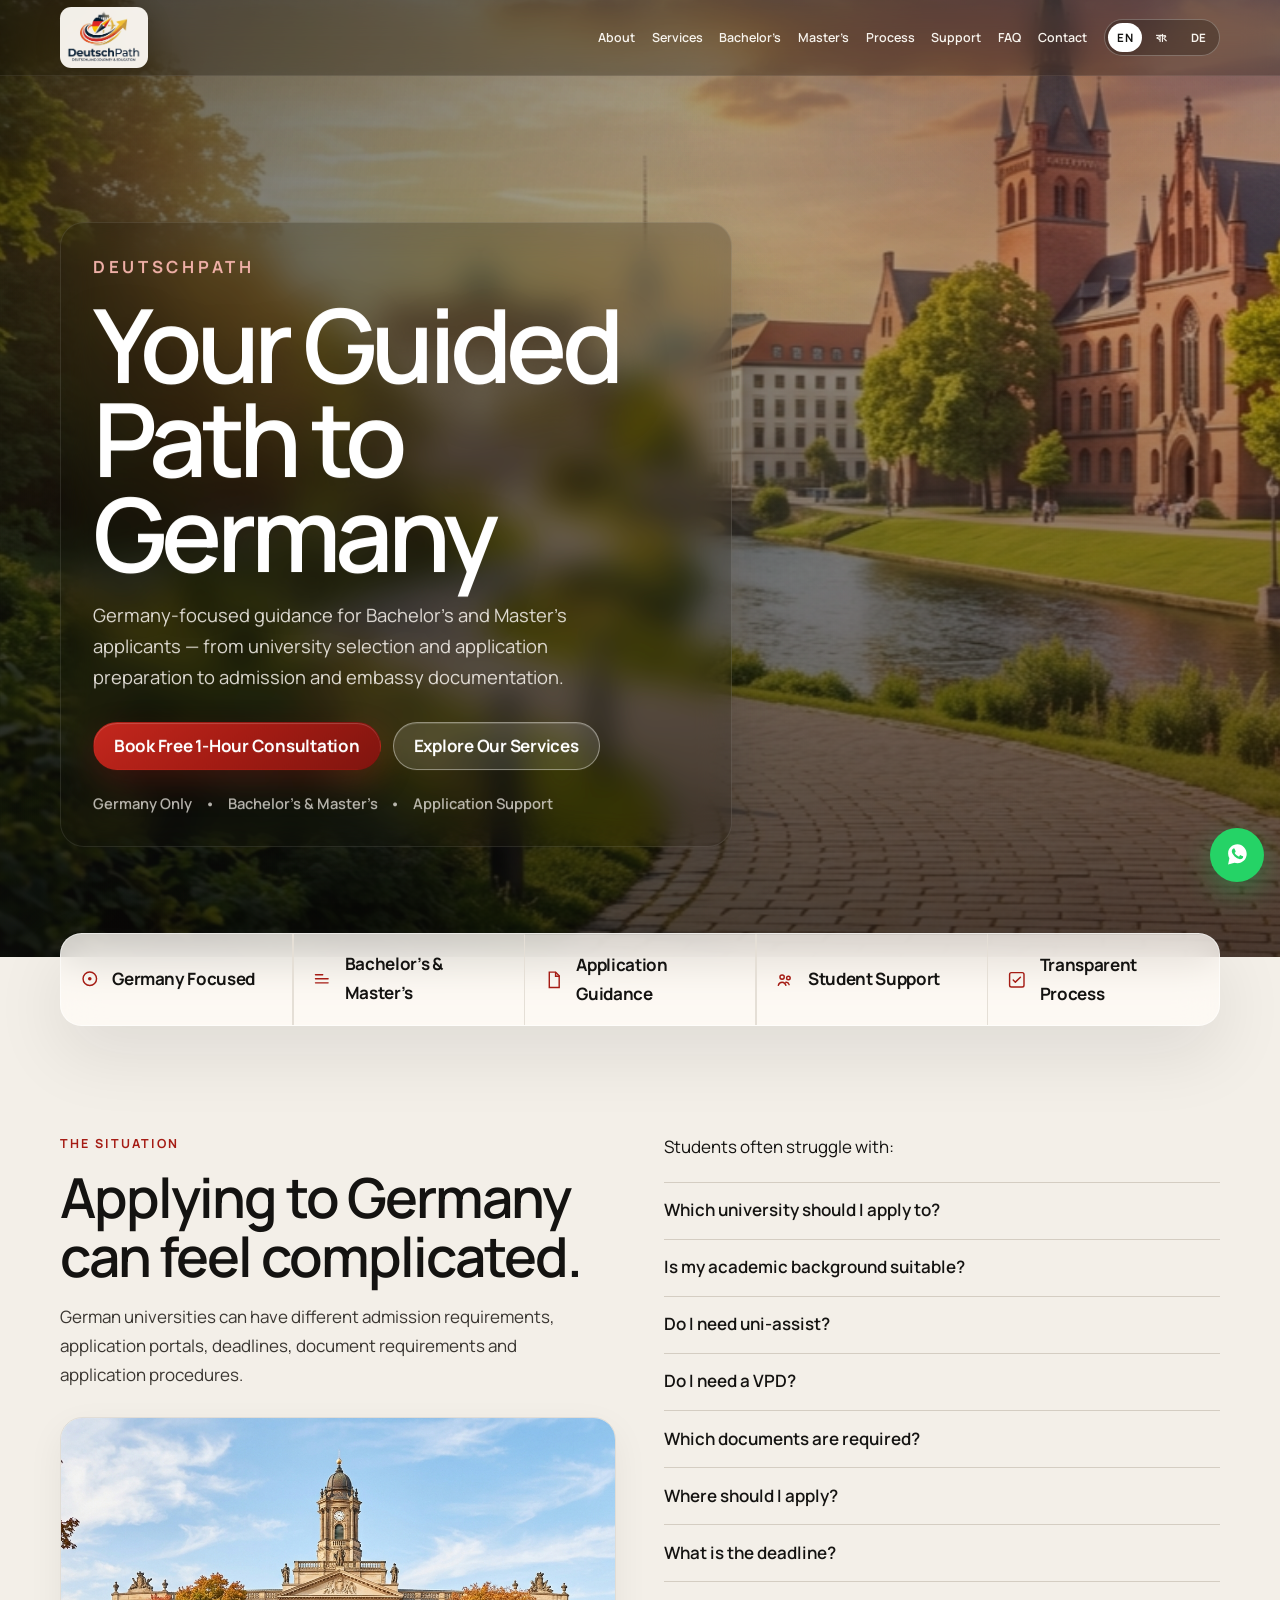
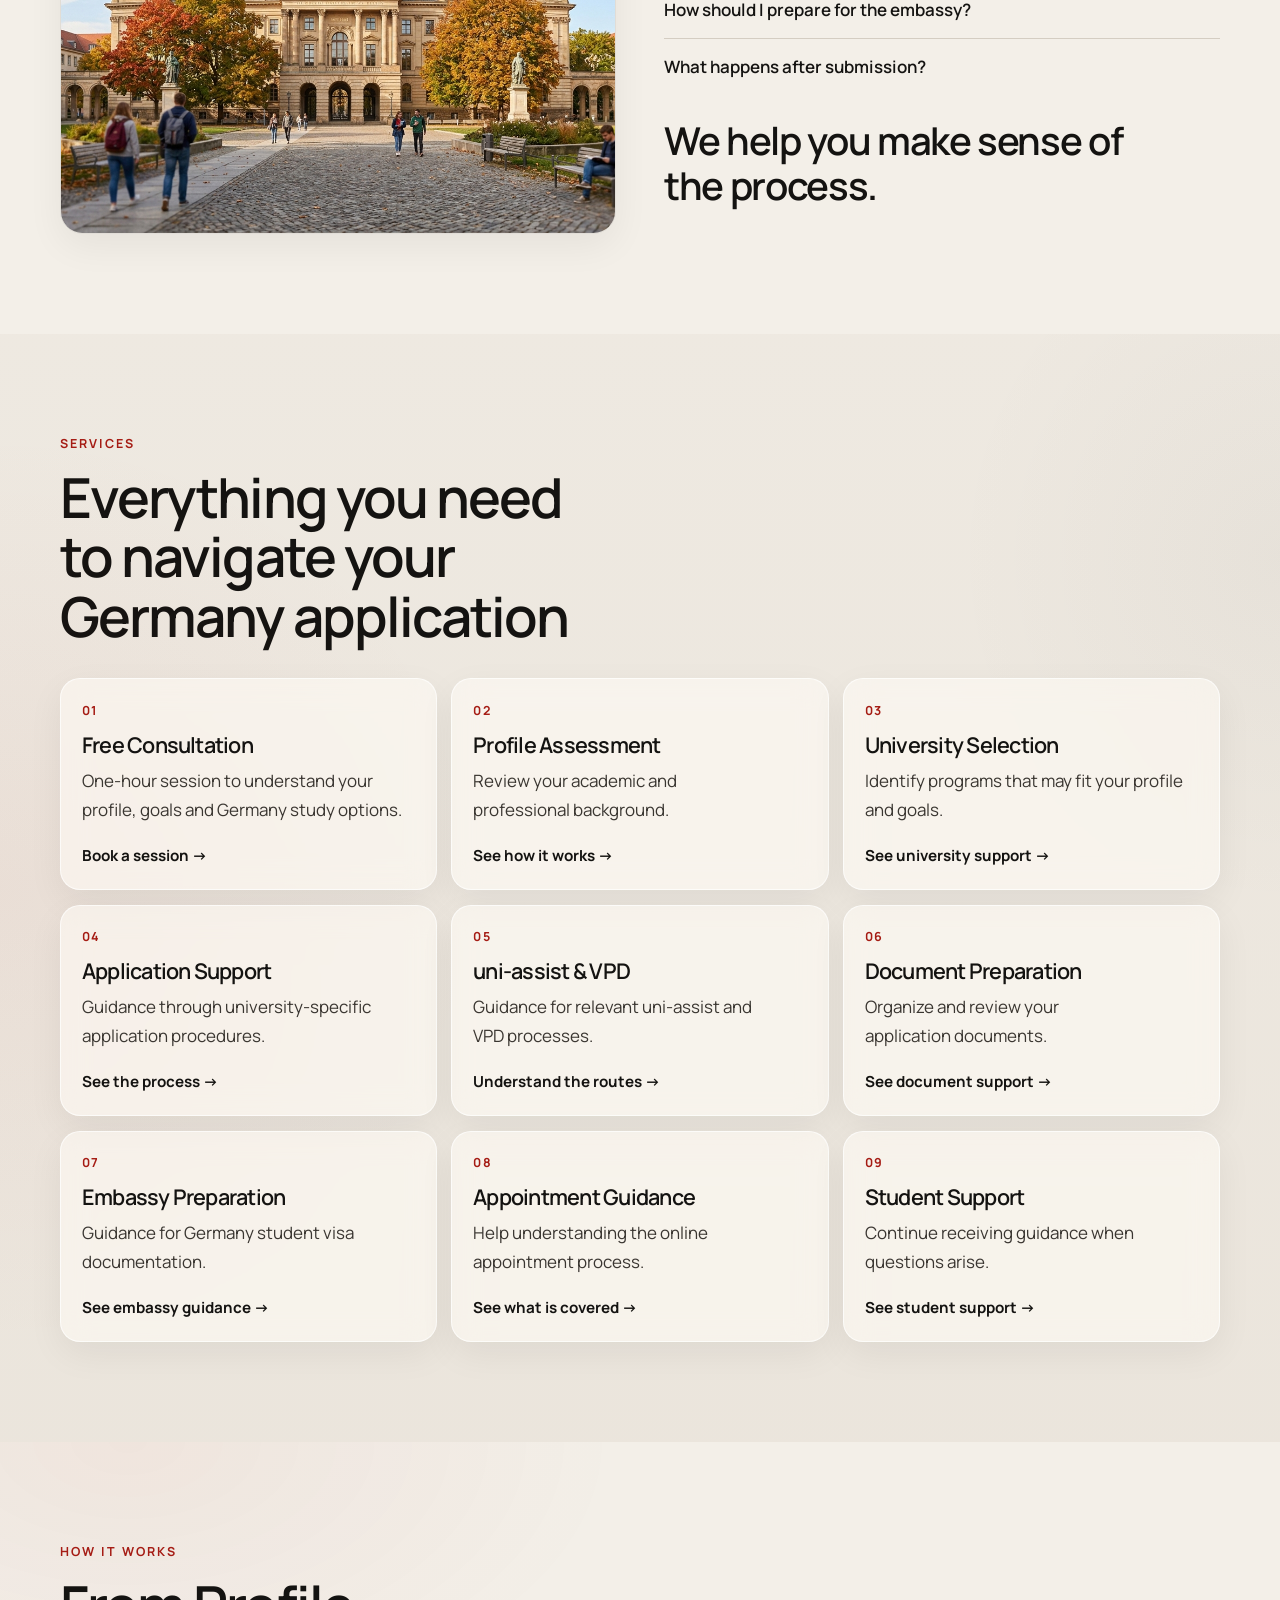
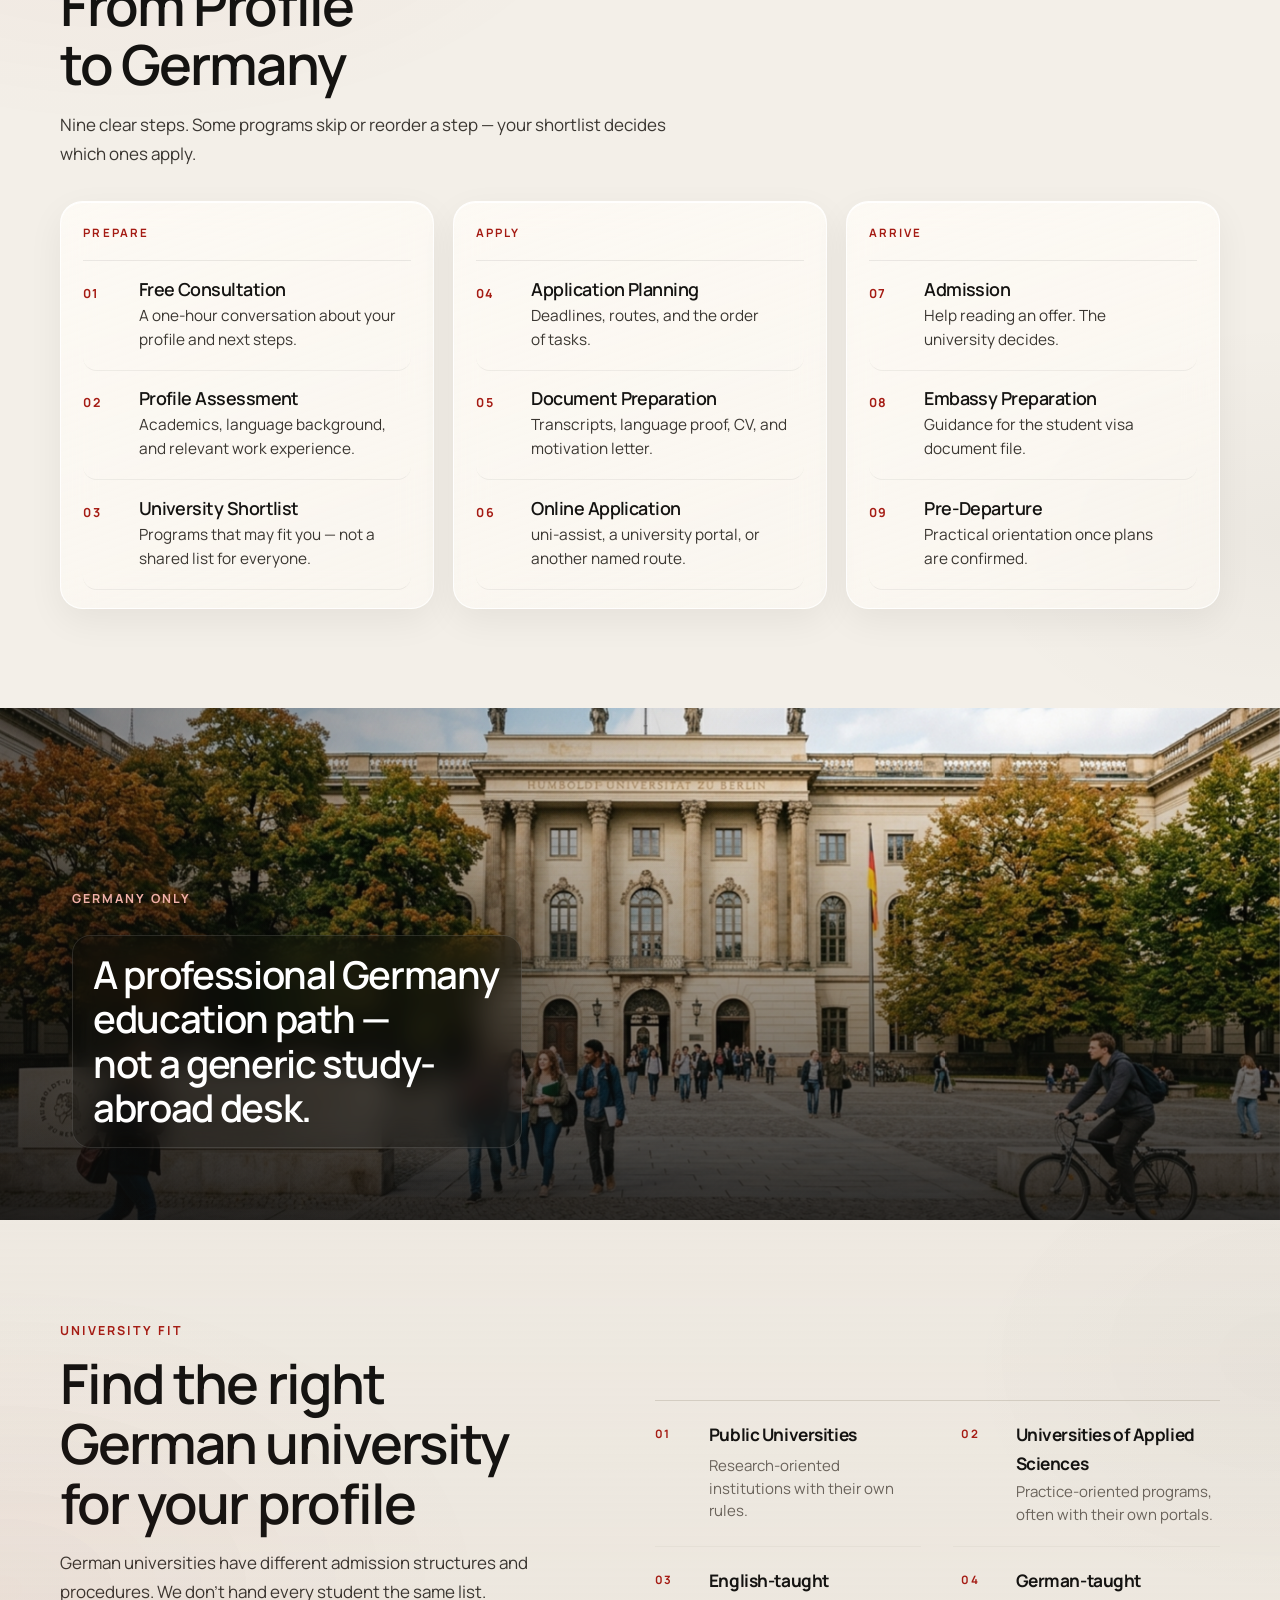
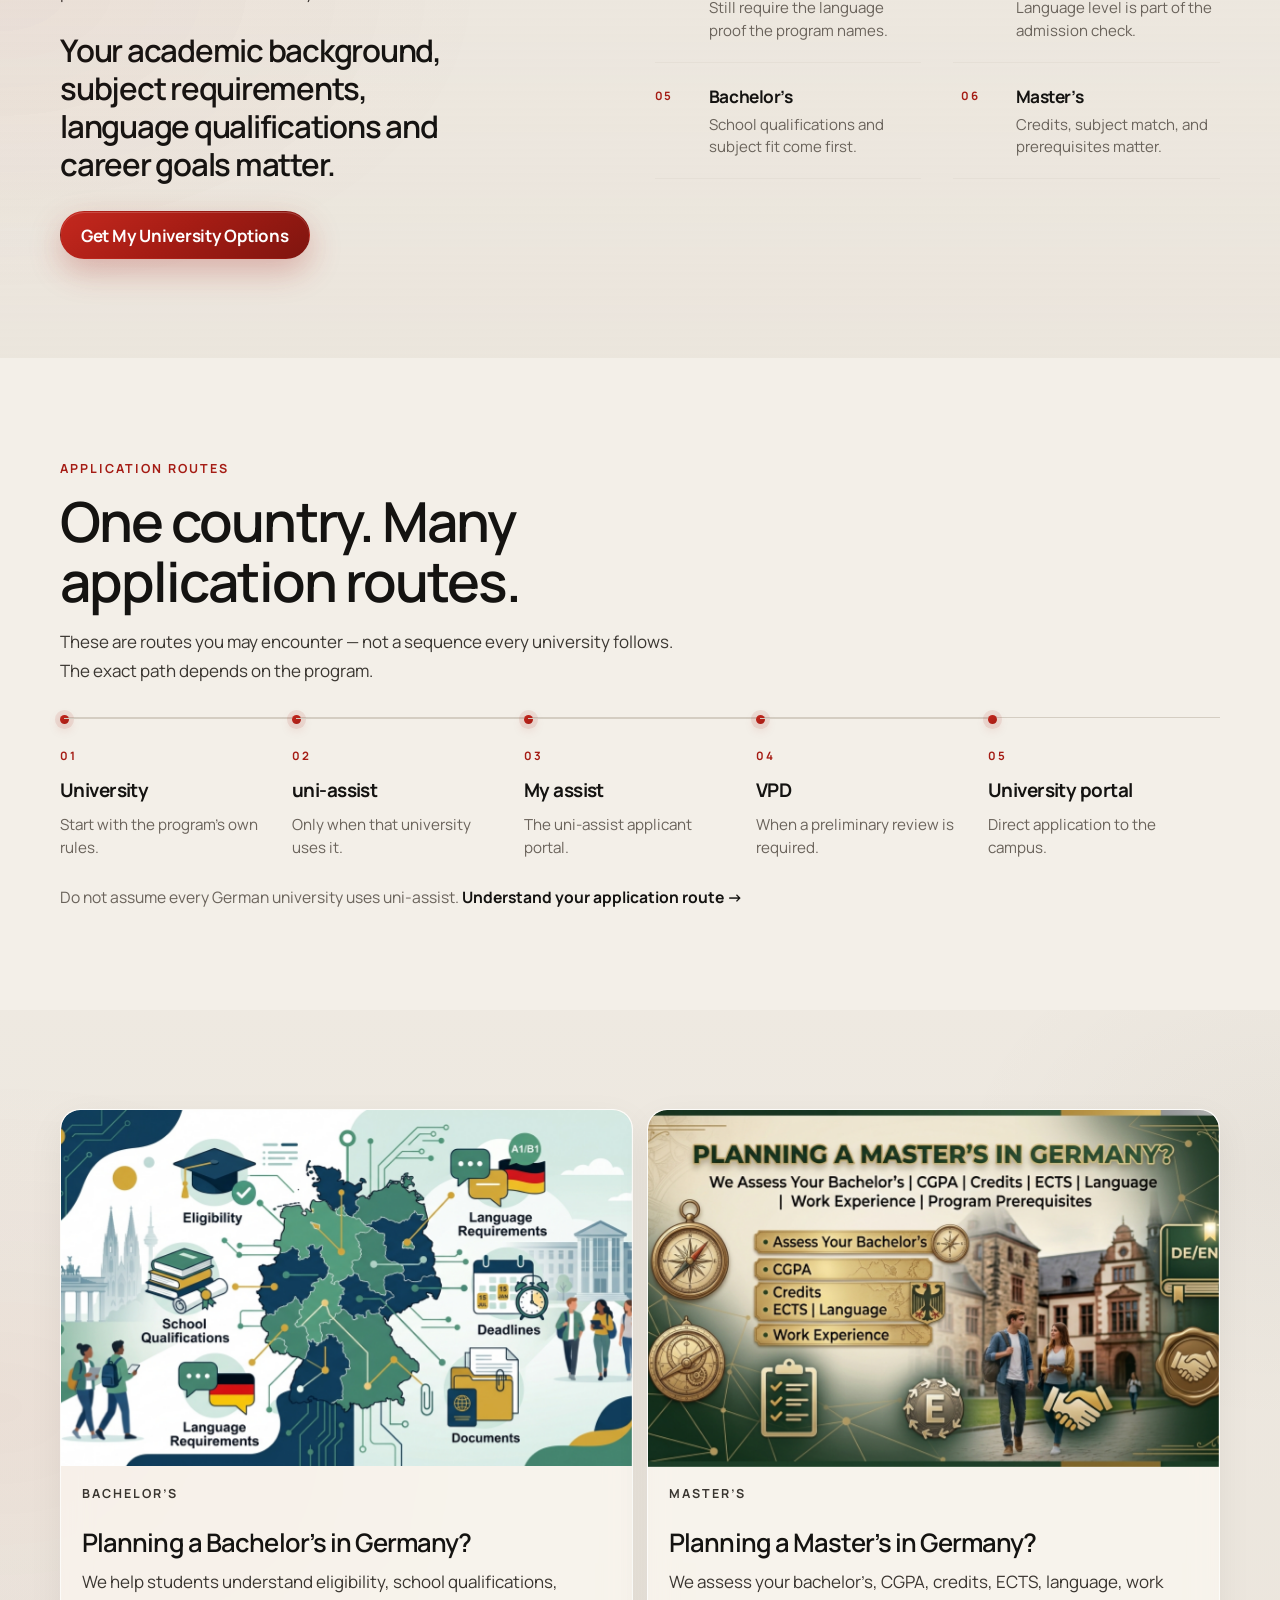
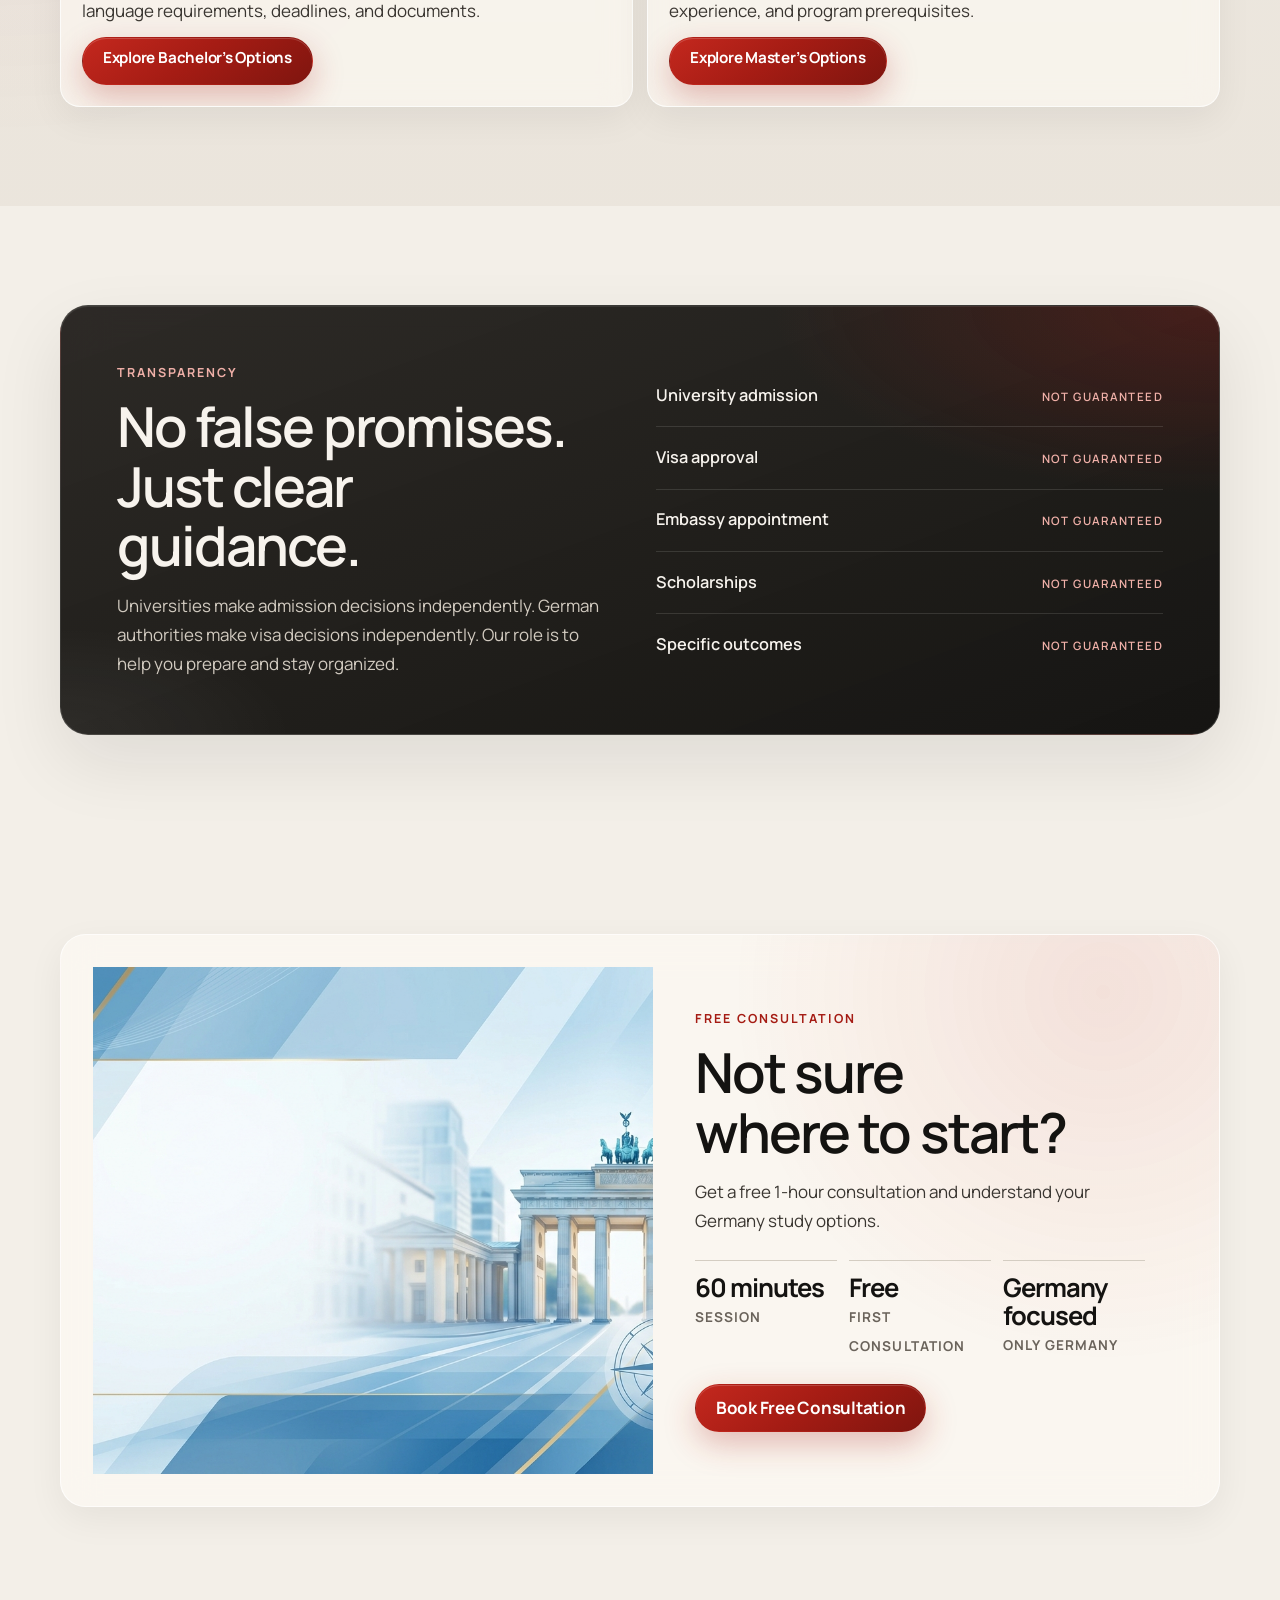
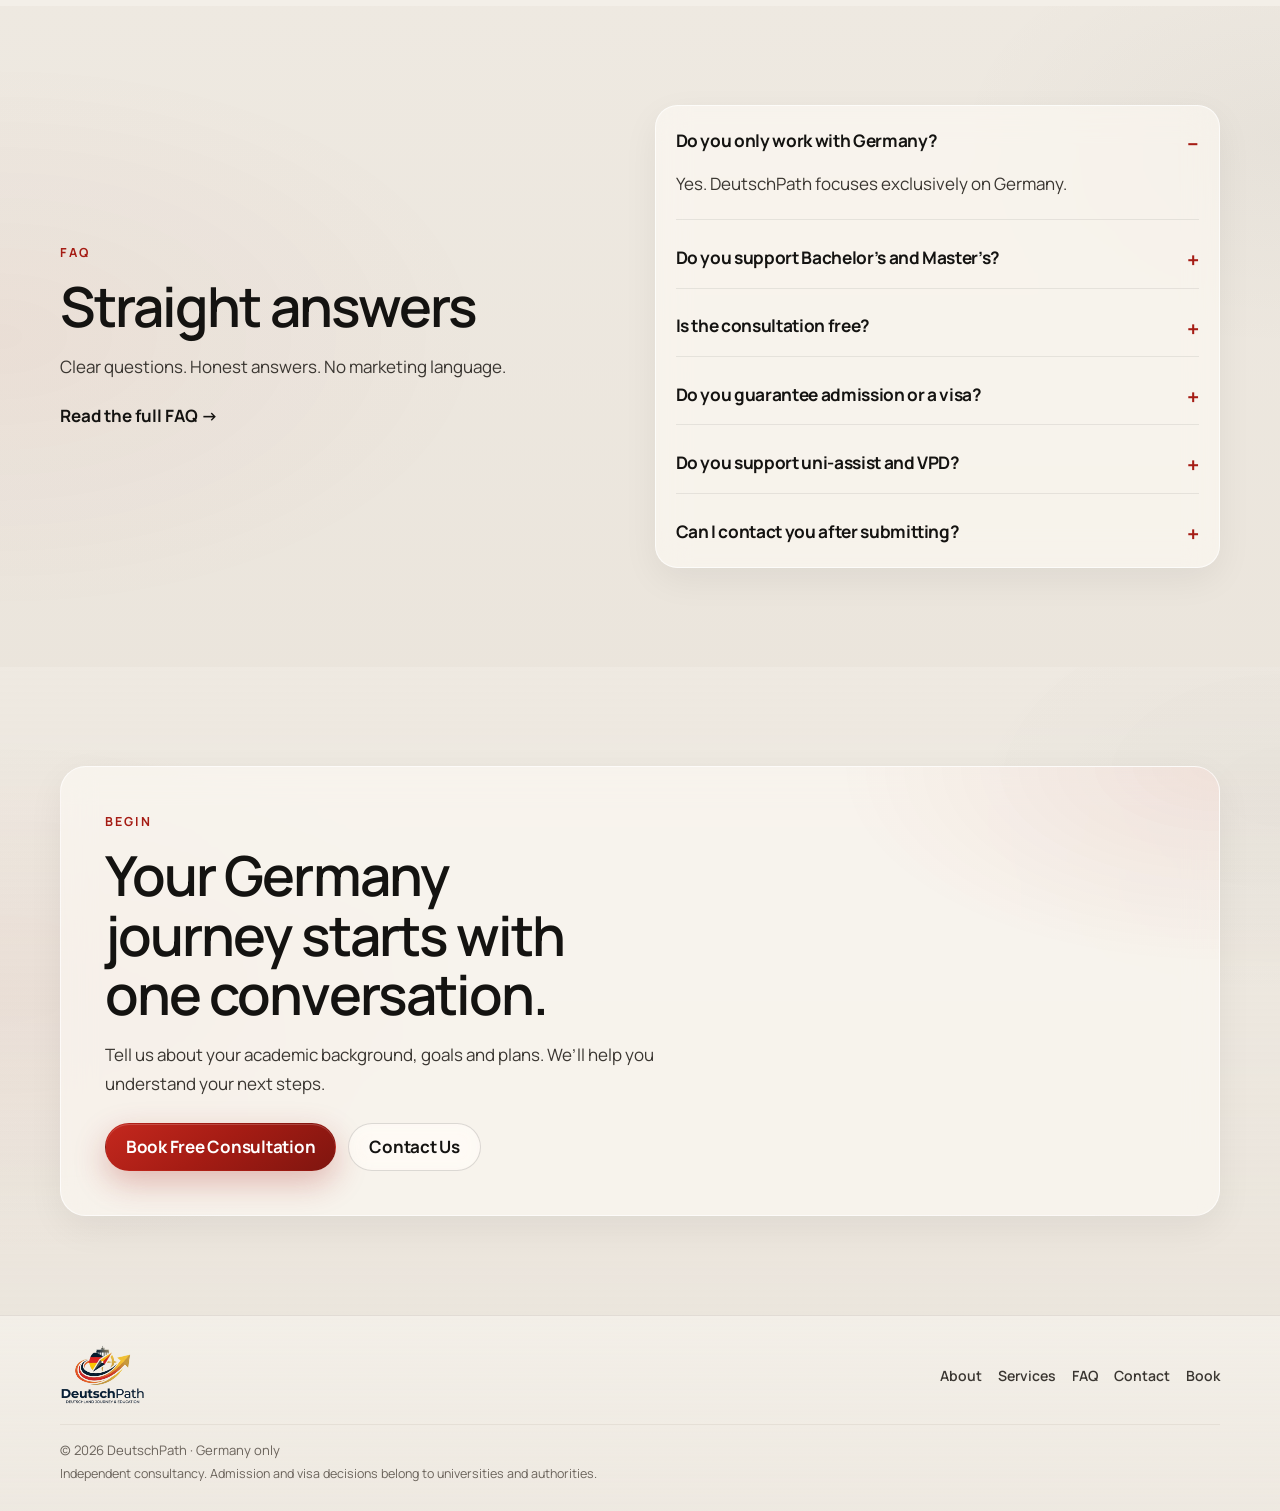
<file: index.html>
<!DOCTYPE html>
<html lang="en">
<head>
  <meta charset="UTF-8">
  <meta name="viewport" content="width=device-width, initial-scale=1.0">
  <title>Study in Germany | Bachelor’s &amp; Master’s Application Guidance | DeutschPath</title>
  <meta name="description" content="Germany-focused education consultancy helping Bachelor’s and Master’s applicants with university selection, applications, documents, uni-assist, VPD and embassy preparation.">
  <meta name="robots" content="index, follow">
  <meta name="theme-color" content="#f4f1eb">
  <meta name="author" content="DeutschPath">
  <link rel="canonical" href="https://deutschpath404.github.io/">
  <meta property="og:type" content="website">
  <meta property="og:site_name" content="DeutschPath">
  <meta property="og:locale" content="en_US">
  <meta property="og:title" content="Study in Germany | Bachelor’s &amp; Master’s Application Guidance | DeutschPath">
  <meta property="og:description" content="Germany-focused education consultancy helping Bachelor’s and Master’s applicants with university selection, applications, documents, uni-assist, VPD and embassy preparation.">
  <meta property="og:url" content="https://deutschpath404.github.io/">
  <meta property="og:image" content="https://deutschpath404.github.io/assets/og.png">
  <meta property="og:image:alt" content="DeutschPath — Your Guided Path to Germany">
  <meta property="og:image:width" content="1200">
  <meta property="og:image:height" content="630">
  <meta property="og:image:type" content="image/png">
  <meta name="twitter:image:alt" content="DeutschPath — Your Guided Path to Germany">
  <meta name="twitter:card" content="summary_large_image">
  <meta name="twitter:title" content="Study in Germany | Bachelor’s &amp; Master’s Application Guidance | DeutschPath">
  <meta name="twitter:description" content="Germany-focused education consultancy helping Bachelor’s and Master’s applicants with university selection, applications, documents, uni-assist, VPD and embassy preparation.">
  <meta name="twitter:image" content="https://deutschpath404.github.io/assets/og.png">
  <link rel="icon" href="assets/favicon.png" type="image/png">
  <link rel="apple-touch-icon" href="assets/icon-180.png">
  <link rel="manifest" href="site.webmanifest">
  <link rel="preconnect" href="https://fonts.googleapis.com">
  <link rel="preconnect" href="https://fonts.gstatic.com" crossorigin>
  <link href="https://fonts.googleapis.com/css2?family=Manrope:wght@400;500;600;700&amp;family=Hind+Siliguri:wght@400;500;600;700&amp;family=Noto+Serif+Bengali:wght@500;600;700&amp;display=swap" rel="stylesheet">
  <link rel="stylesheet" href="assets/css/main.css">
  <link rel="preload" as="image" href="assets/img/hero-germany.jpeg" fetchpriority="high">
  <noscript><style>.reveal{opacity:1!important;transform:none!important}</style></noscript>
  <script>document.documentElement.classList.add("js");</script>
  <script type="application/ld+json">{"@context": "https://schema.org", "@graph": [{"@type": "ProfessionalService", "name": "DeutschPath", "slogan": "Your Guided Path to Germany", "url": "https://deutschpath404.github.io/", "description": "Germany-focused education consultancy helping Bachelor's and Master's applicants with university selection, applications, documents, uni-assist, VPD and embassy preparation.", "areaServed": "BD", "knowsLanguage": "en"}, {"@type": "FAQPage", "mainEntity": [{"@type": "Question", "name": "Do you only work with Germany?", "acceptedAnswer": {"@type": "Answer", "text": "Yes. DeutschPath focuses exclusively on Germany."}}, {"@type": "Question", "name": "Do you support Bachelor’s and Master’s?", "acceptedAnswer": {"@type": "Answer", "text": "Yes. Guidance is available for Bachelor’s and Master’s applicants."}}, {"@type": "Question", "name": "Is the consultation free?", "acceptedAnswer": {"@type": "Answer", "text": "Yes, the first consultation is one hour and free."}}, {"@type": "Question", "name": "Do you guarantee admission?", "acceptedAnswer": {"@type": "Answer", "text": "No. Universities make admission decisions independently."}}, {"@type": "Question", "name": "Do you guarantee a visa?", "acceptedAnswer": {"@type": "Answer", "text": "No. German authorities make visa decisions independently."}}, {"@type": "Question", "name": "Do you book embassy appointments?", "acceptedAnswer": {"@type": "Answer", "text": "We provide guidance for the online appointment process, but appointment availability is controlled by the relevant authorities."}}, {"@type": "Question", "name": "Do you support uni-assist?", "acceptedAnswer": {"@type": "Answer", "text": "Yes, where uni-assist is the applicable application route."}}, {"@type": "Question", "name": "Do you help with VPD?", "acceptedAnswer": {"@type": "Answer", "text": "Yes. When a program asks for a VPD, we help you understand what that step involves."}}, {"@type": "Question", "name": "Can you help me choose universities?", "acceptedAnswer": {"@type": "Answer", "text": "Yes. We assess your profile and help identify potentially suitable programs."}}, {"@type": "Question", "name": "Can I contact you after submitting my application?", "acceptedAnswer": {"@type": "Answer", "text": "Yes. Continuous student support is part of our service model."}}]}]}</script>
</head>
<body class="home-page">
  <a class="skip-link" href="#main">Skip to content</a>
  <header class="site-header" id="header">
    <div class="header-inner">
      <a class="logo" href="index.html" aria-label="DeutschPath home">
        <img class="logo-img" src="assets/img/logo.png" alt="DeutschPath" width="680" height="508" decoding="async">
      </a>
      <nav class="nav" id="site-nav" aria-label="Primary">
        <a href="about.html">About</a><a href="services.html">Services</a><a href="bachelors.html">Bachelor’s</a><a href="masters.html">Master’s</a><a href="application-process.html">Process</a><a href="student-support.html">Support</a><a href="faq.html">FAQ</a><a href="contact.html">Contact</a><a class="nav-cta" href="book.html">Book Free Consultation</a>
      </nav>
      <div class="header-actions">
        <a class="btn btn-primary header-cta" href="book.html">Book consultation</a>
        <button class="nav-toggle" type="button" aria-expanded="false" aria-controls="site-nav">
          <span class="sr-only">Open menu</span>
          <span class="nav-toggle-bars" aria-hidden="true"></span>
        </button>
      </div>
    </div>
  </header>
  <main id="main">

    <section class="hero hero-bleed">
      <div class="hero-media">
        <img src="assets/img/hero-germany.jpeg" alt="Quiet university courtyard in soft morning light" width="1152" height="864" fetchpriority="high" decoding="async">
        <div class="hero-veil" aria-hidden="true"></div>
      </div>
      <div class="container hero-panel">
        <div class="hero-copy">
          <p class="brand-mark">DeutschPath</p>
          <h1>Your Guided Path to Germany</h1>
          <p class="lede">Germany-focused guidance for Bachelor’s and Master’s applicants — from university selection and application preparation to admission and embassy documentation.</p>
          <div class="hero-actions">
            <a class="btn btn-primary" href="book.html">Book Free 1-Hour Consultation</a>
            <a class="btn btn-ghost" href="services.html">Explore Our Services</a>
          </div>
          <p class="hero-meta"><span>Germany Only</span><span aria-hidden="true">•</span><span>Bachelor’s &amp; Master’s</span><span aria-hidden="true">•</span><span>Application Support</span></p>
        </div>
      </div>
    </section>

    <section class="trust" aria-label="How DeutschPath works">
      <div class="container">
        <ul class="trust-list">
          <li class="trust-item"><svg viewBox="0 0 24 24" aria-hidden="true" fill="none" stroke="currentColor" stroke-width="1.6"><circle cx="12" cy="12" r="7.5"/><circle cx="12" cy="12" r="2" fill="currentColor" stroke="none"/></svg> Germany Focused</li>
          <li class="trust-item"><svg viewBox="0 0 24 24" aria-hidden="true" fill="none" stroke="currentColor" stroke-width="1.6"><path d="M5 16.5h14M5 12h14M5 7.5h8" stroke-linecap="round"/></svg> Bachelor’s &amp; Master’s</li>
          <li class="trust-item"><svg viewBox="0 0 24 24" aria-hidden="true" fill="none" stroke="currentColor" stroke-width="1.6"><path d="M7 3.5h7l4 4V20.5H7v-17z"/><path d="M14 3.8V8h4.2" stroke-linecap="round"/></svg> Application Guidance</li>
          <li class="trust-item"><svg viewBox="0 0 24 24" aria-hidden="true" fill="none" stroke="currentColor" stroke-width="1.6"><circle cx="9" cy="9" r="2.4"/><circle cx="16" cy="10" r="2"/><path d="M4.8 18.2c.6-2.3 2.3-3.4 4.2-3.4s3.6 1.1 4.2 3.4M13.2 14.8c1.5-.2 3 .6 3.6 2.6" stroke-linecap="round"/></svg> Student Support</li>
          <li class="trust-item"><svg viewBox="0 0 24 24" aria-hidden="true" fill="none" stroke="currentColor" stroke-width="1.6"><rect x="4" y="4" width="16" height="16" rx="2"/><path d="M8 12.2l2.4 2.4L16 9.2" stroke-linecap="round" stroke-linejoin="round"/></svg> Transparent Process</li>
        </ul>
      </div>
    </section>

    <section class="section">
      <div class="container problem-grid">
        <div class="reveal">
          <p class="section-kicker">The situation</p>
          <h2 class="section-title">Applying to Germany can feel complicated.</h2>
          <p class="section-intro">German universities can have different admission requirements, application portals, deadlines, document requirements and application procedures.</p>
          <figure class="media-frame reveal">
            <img src="assets/img/study-desk-2.jpeg" alt="Application documents arranged on a quiet study desk" width="1152" height="864" loading="lazy" decoding="async">
          </figure>
        </div>
        <div class="reveal">
          <p>Students often struggle with:</p>
          <ul class="question-list">
            <li>Which university should I apply to?</li>
            <li>Is my academic background suitable?</li>
            <li>Do I need uni-assist?</li>
            <li>Do I need a VPD?</li>
            <li>Which documents are required?</li>
            <li>Where should I apply?</li>
            <li>What is the deadline?</li>
            <li>How should I prepare for the embassy?</li>
            <li>What happens after submission?</li>
          </ul>
          <p class="statement" style="margin-top:1.5rem">We help you make sense of the process.</p>
        </div>
      </div>
    </section>

    <section class="section section-alt">
      <div class="container">
        <div class="section-head reveal">
          <p class="section-kicker">Services</p>
          <h2 class="section-title wide">Everything you need to navigate your Germany application</h2>
        </div>
        <div class="service-grid">
          <a class="service-card reveal" href="book.html"><span class="card-index">01</span><h3>Free Consultation</h3><p>One-hour session to understand your profile, goals and Germany study options.</p><span class="card-go">Book a session</span></a>
          <a class="service-card reveal" href="services.html#profile-assessment"><span class="card-index">02</span><h3>Profile Assessment</h3><p>Review your academic and professional background.</p><span class="card-go">See how it works</span></a>
          <a class="service-card reveal" href="services.html#university-selection"><span class="card-index">03</span><h3>University Selection</h3><p>Identify programs that may fit your profile and goals.</p><span class="card-go">See university support</span></a>
          <a class="service-card reveal" href="application-process.html"><span class="card-index">04</span><h3>Application Support</h3><p>Guidance through university-specific application procedures.</p><span class="card-go">See the process</span></a>
          <a class="service-card reveal" href="application-process.html#routes"><span class="card-index">05</span><h3>uni-assist &amp; VPD</h3><p>Guidance for relevant uni-assist and VPD processes.</p><span class="card-go">Understand the routes</span></a>
          <a class="service-card reveal" href="services.html#document-preparation"><span class="card-index">06</span><h3>Document Preparation</h3><p>Organize and review your application documents.</p><span class="card-go">See document support</span></a>
          <a class="service-card reveal" href="services.html#embassy-preparation"><span class="card-index">07</span><h3>Embassy Preparation</h3><p>Guidance for Germany student visa documentation.</p><span class="card-go">See embassy guidance</span></a>
          <a class="service-card reveal" href="services.html#appointment-guidance"><span class="card-index">08</span><h3>Appointment Guidance</h3><p>Help understanding the online appointment process.</p><span class="card-go">See what is covered</span></a>
          <a class="service-card reveal" href="student-support.html"><span class="card-index">09</span><h3>Student Support</h3><p>Continue receiving guidance when questions arise.</p><span class="card-go">See student support</span></a>
        </div>
      </div>
    </section>

    <section class="section" id="path">
      <div class="container">
        <div class="section-head reveal">
          <p class="section-kicker">How it works</p>
          <h2 class="section-title">From Profile to Germany</h2>
          <p class="section-intro">Nine clear steps. Some programs skip or reorder a step — your shortlist decides which ones apply.</p>
        </div>
        <div class="path-stages">
          <div class="path-stage reveal">
            <p class="path-stage-label">Prepare</p>
            <ol class="path-list">
              <li><span>01</span><div><h3>Free Consultation</h3><p>A one-hour conversation about your profile and next steps.</p></div></li>
              <li><span>02</span><div><h3>Profile Assessment</h3><p>Academics, language background, and relevant work experience.</p></div></li>
              <li><span>03</span><div><h3>University Shortlist</h3><p>Programs that may fit you — not a shared list for everyone.</p></div></li>
            </ol>
          </div>
          <div class="path-stage reveal">
            <p class="path-stage-label">Apply</p>
            <ol class="path-list">
              <li><span>04</span><div><h3>Application Planning</h3><p>Deadlines, routes, and the order of tasks.</p></div></li>
              <li><span>05</span><div><h3>Document Preparation</h3><p>Transcripts, language proof, CV, and motivation letter.</p></div></li>
              <li><span>06</span><div><h3>Online Application</h3><p>uni-assist, a university portal, or another named route.</p></div></li>
            </ol>
          </div>
          <div class="path-stage reveal">
            <p class="path-stage-label">Arrive</p>
            <ol class="path-list">
              <li><span>07</span><div><h3>Admission</h3><p>Help reading an offer. The university decides.</p></div></li>
              <li><span>08</span><div><h3>Embassy Preparation</h3><p>Guidance for the student visa document file.</p></div></li>
              <li><span>09</span><div><h3>Pre-Departure</h3><p>Practical orientation once plans are confirmed.</p></div></li>
            </ol>
          </div>
        </div>
      </div>
    </section>

    <section class="media-band" aria-label="Campus atmosphere">
      <img src="assets/img/campus-path.jpeg" alt="Tree-lined campus path leading toward university buildings" width="1280" height="720" loading="lazy" decoding="async">
      <div class="media-band-copy">
        <p class="eyebrow">Germany only</p>
        <p class="statement">A professional Germany education path — not a generic study-abroad desk.</p>
      </div>
    </section>

    <section class="section section-alt" id="fit">
      <div class="container fit-layout">
        <div class="fit-copy reveal">
          <p class="section-kicker">University fit</p>
          <h2 class="section-title">Find the right German university for your profile</h2>
          <p class="section-intro">German universities have different admission structures and procedures. We don’t hand every student the same list.</p>
          <p class="fit-quote">Your academic background, subject requirements, language qualifications and career goals matter.</p>
          <a class="btn btn-primary" href="book.html?topic=universities">Get My University Options</a>
        </div>
        <ul class="fit-matrix" aria-label="Program types">
          <li class="reveal"><span class="fit-index">01</span><strong>Public Universities</strong><span>Research-oriented institutions with their own rules.</span></li>
          <li class="reveal"><span class="fit-index">02</span><strong>Universities of Applied Sciences</strong><span>Practice-oriented programs, often with their own portals.</span></li>
          <li class="reveal"><span class="fit-index">03</span><strong>English-taught</strong><span>Still require the language proof the program names.</span></li>
          <li class="reveal"><span class="fit-index">04</span><strong>German-taught</strong><span>Language level is part of the admission check.</span></li>
          <li class="reveal"><span class="fit-index">05</span><strong>Bachelor’s</strong><span>School qualifications and subject fit come first.</span></li>
          <li class="reveal"><span class="fit-index">06</span><strong>Master’s</strong><span>Credits, subject match, and prerequisites matter.</span></li>
        </ul>
      </div>
    </section>

    <section class="section" id="routes">
      <div class="container">
        <div class="section-head reveal">
          <p class="section-kicker">Application routes</p>
          <h2 class="section-title wide">One country. Many application routes.</h2>
          <p class="section-intro">These are routes you may encounter — not a sequence every university follows. The exact path depends on the program.</p>
        </div>
        <ol class="route-track reveal">
          <li>
            <span class="route-dot" aria-hidden="true"></span>
            <span class="route-num">01</span>
            <strong>University</strong>
            <span>Start with the program’s own rules.</span>
          </li>
          <li>
            <span class="route-dot" aria-hidden="true"></span>
            <span class="route-num">02</span>
            <strong>uni-assist</strong>
            <span>Only when that university uses it.</span>
          </li>
          <li>
            <span class="route-dot" aria-hidden="true"></span>
            <span class="route-num">03</span>
            <strong>My assist</strong>
            <span>The uni-assist applicant portal.</span>
          </li>
          <li>
            <span class="route-dot" aria-hidden="true"></span>
            <span class="route-num">04</span>
            <strong>VPD</strong>
            <span>When a preliminary review is required.</span>
          </li>
          <li>
            <span class="route-dot" aria-hidden="true"></span>
            <span class="route-num">05</span>
            <strong>University portal</strong>
            <span>Direct application to the campus.</span>
          </li>
        </ol>
        <p class="route-note reveal">Do not assume every German university uses uni-assist. <a href="application-process.html#routes">Understand your application route →</a></p>
      </div>
    </section>

    <section class="section section-alt">
      <div class="container level-grid">
        <article class="level-card reveal">
          <figure class="card-media">
            <img src="assets/img/bachelor.jpeg" alt="" width="1280" height="720" loading="lazy" decoding="async">
          </figure>
          <p class="section-kicker">Bachelor’s</p>
          <h2>Planning a Bachelor’s in Germany?</h2>
          <p>We help students understand eligibility, school qualifications, language requirements, deadlines, and documents.</p>
          <a class="btn btn-primary card-go" href="bachelors.html">Explore Bachelor’s Options</a>
        </article>
        <article class="level-card reveal">
          <figure class="card-media">
            <img src="assets/img/masters-2.jpeg" alt="" width="1152" height="864" loading="lazy" decoding="async">
          </figure>
          <p class="section-kicker">Master’s</p>
          <h2>Planning a Master’s in Germany?</h2>
          <p>We assess your bachelor’s, CGPA, credits, ECTS, language, work experience, and program prerequisites.</p>
          <a class="btn btn-primary card-go" href="masters.html">Explore Master’s Options</a>
        </article>
      </div>
    </section>

    <section class="section transparency">
      <div class="container">
        <div class="transparency-panel reveal">
          <div class="transparency-copy">
            <p class="section-kicker">Transparency</p>
            <h2 class="section-title">No false promises.<br>Just clear guidance.</h2>
            <p class="section-intro">Universities make admission decisions independently. German authorities make visa decisions independently. Our role is to help you prepare and stay organized.</p>
          </div>
          <ul class="truth-list">
            <li><span>University admission</span><em>Not guaranteed</em></li>
            <li><span>Visa approval</span><em>Not guaranteed</em></li>
            <li><span>Embassy appointment</span><em>Not guaranteed</em></li>
            <li><span>Scholarships</span><em>Not guaranteed</em></li>
            <li><span>Specific outcomes</span><em>Not guaranteed</em></li>
          </ul>
        </div>
      </div>
    </section>

    <section class="section">
      <div class="container">
        <div class="consult-banner consult-banner-media reveal">
          <figure class="consult-photo">
            <img src="assets/img/advisory-new.jpeg" alt="Calm advisory meeting room prepared for a consultation" width="1152" height="864" loading="lazy" decoding="async">
          </figure>
          <div class="consult-copy">
            <p class="section-kicker">Free consultation</p>
            <h2 class="section-title">Not sure where to start?</h2>
            <p class="section-intro">Get a free 1-hour consultation and understand your Germany study options.</p>
            <div class="metric-row">
              <p class="metric"><strong>60 minutes</strong><span>Session</span></p>
              <p class="metric"><strong>Free</strong><span>First consultation</span></p>
              <p class="metric"><strong>Germany focused</strong><span>Only Germany</span></p>
            </div>
            <a class="btn btn-primary" href="book.html">Book Free Consultation</a>
          </div>
        </div>
      </div>
    </section>

    <section class="section section-alt" id="faq">
      <div class="container faq-layout">
        <div class="faq-aside reveal">
          <p class="section-kicker">FAQ</p>
          <h2 class="section-title">Straight answers</h2>
          <p class="section-intro">Clear questions. Honest answers. No marketing language.</p>
          <a class="text-link" href="faq.html">Read the full FAQ →</a>
        </div>
        <div class="faq-list faq-list-premium">
          <article class="faq-item is-open">
            <h3><button type="button" id="faq-q0" aria-expanded="true" aria-controls="faq-a0">Do you only work with Germany?</button></h3>
            <div class="faq-panel" id="faq-a0" role="region" aria-labelledby="faq-q0">
              <div class="faq-panel-inner"><p>Yes. DeutschPath focuses exclusively on Germany.</p></div>
            </div>
          </article>
          <article class="faq-item">
            <h3><button type="button" id="faq-q1" aria-expanded="false" aria-controls="faq-a1">Do you support Bachelor’s and Master’s?</button></h3>
            <div class="faq-panel" id="faq-a1" role="region" aria-labelledby="faq-q1">
              <div class="faq-panel-inner"><p>Yes. Guidance is available for Bachelor’s and Master’s applicants.</p></div>
            </div>
          </article>
          <article class="faq-item">
            <h3><button type="button" id="faq-q2" aria-expanded="false" aria-controls="faq-a2">Is the consultation free?</button></h3>
            <div class="faq-panel" id="faq-a2" role="region" aria-labelledby="faq-q2">
              <div class="faq-panel-inner"><p>Yes, the first consultation is one hour and free.</p></div>
            </div>
          </article>
          <article class="faq-item">
            <h3><button type="button" id="faq-q3" aria-expanded="false" aria-controls="faq-a3">Do you guarantee admission or a visa?</button></h3>
            <div class="faq-panel" id="faq-a3" role="region" aria-labelledby="faq-q3">
              <div class="faq-panel-inner"><p>No. Universities and German authorities decide independently.</p></div>
            </div>
          </article>
          <article class="faq-item">
            <h3><button type="button" id="faq-q4" aria-expanded="false" aria-controls="faq-a4">Do you support uni-assist and VPD?</button></h3>
            <div class="faq-panel" id="faq-a4" role="region" aria-labelledby="faq-q4">
              <div class="faq-panel-inner"><p>Yes, where those routes apply to your program.</p></div>
            </div>
          </article>
          <article class="faq-item">
            <h3><button type="button" id="faq-q5" aria-expanded="false" aria-controls="faq-a5">Can I contact you after submitting?</button></h3>
            <div class="faq-panel" id="faq-a5" role="region" aria-labelledby="faq-q5">
              <div class="faq-panel-inner"><p>Yes. Continuous student support is part of our service model.</p></div>
            </div>
          </article>
        </div>
      </div>
    </section>

    <section class="section section-alt">
      <div class="container final-cta">
        <p class="section-kicker">Begin</p>
        <h2 class="section-title wide">Your Germany journey starts with one conversation.</h2>
        <p class="section-intro">Tell us about your academic background, goals and plans. We’ll help you understand your next steps.</p>
        <div class="final-actions">
          <a class="btn btn-primary" href="book.html">Book Free Consultation</a>
          <a class="btn btn-secondary" href="contact.html">Contact Us</a>
        </div>
      </div>
    </section>

  </main>
  <footer class="site-footer">
    <div class="container footer-compact">
      <div class="footer-top">
        <a class="logo" href="index.html" aria-label="DeutschPath home">
          <img class="logo-img" src="assets/img/logo.png" alt="DeutschPath" width="680" height="508" loading="lazy" decoding="async">
        </a>
        <nav class="footer-inline" aria-label="Footer">
          <a href="about.html">About</a>
          <a href="services.html">Services</a>
          <a href="faq.html">FAQ</a>
          <a href="contact.html">Contact</a>
          <a href="book.html">Book</a>
        </nav>
      </div>
      <div class="footer-bottom">
        <p>© <span id="year">2026</span> DeutschPath · Germany only</p>
        <p class="disclaimer">Independent consultancy. Admission and visa decisions belong to universities and authorities.</p>
      </div>
    </div>
  </footer>
  <div class="mobile-bar">
    <a class="mobile-contact" href="contact.html" data-whatsapp-link>Contact</a>
    <a class="btn btn-primary btn-block" href="book.html">Book Free Consultation</a>
  </div>
  <script src="assets/js/config.js"></script>
  <script src="assets/js/data.js"></script>
  <script src="assets/js/api.js"></script>
  <script src="assets/js/i18n.js"></script>
  <script src="assets/js/main.js"></script>
  <script src="assets/js/form.js"></script>
  <script src="assets/js/directory.js"></script>
</body>
</html>
</file>
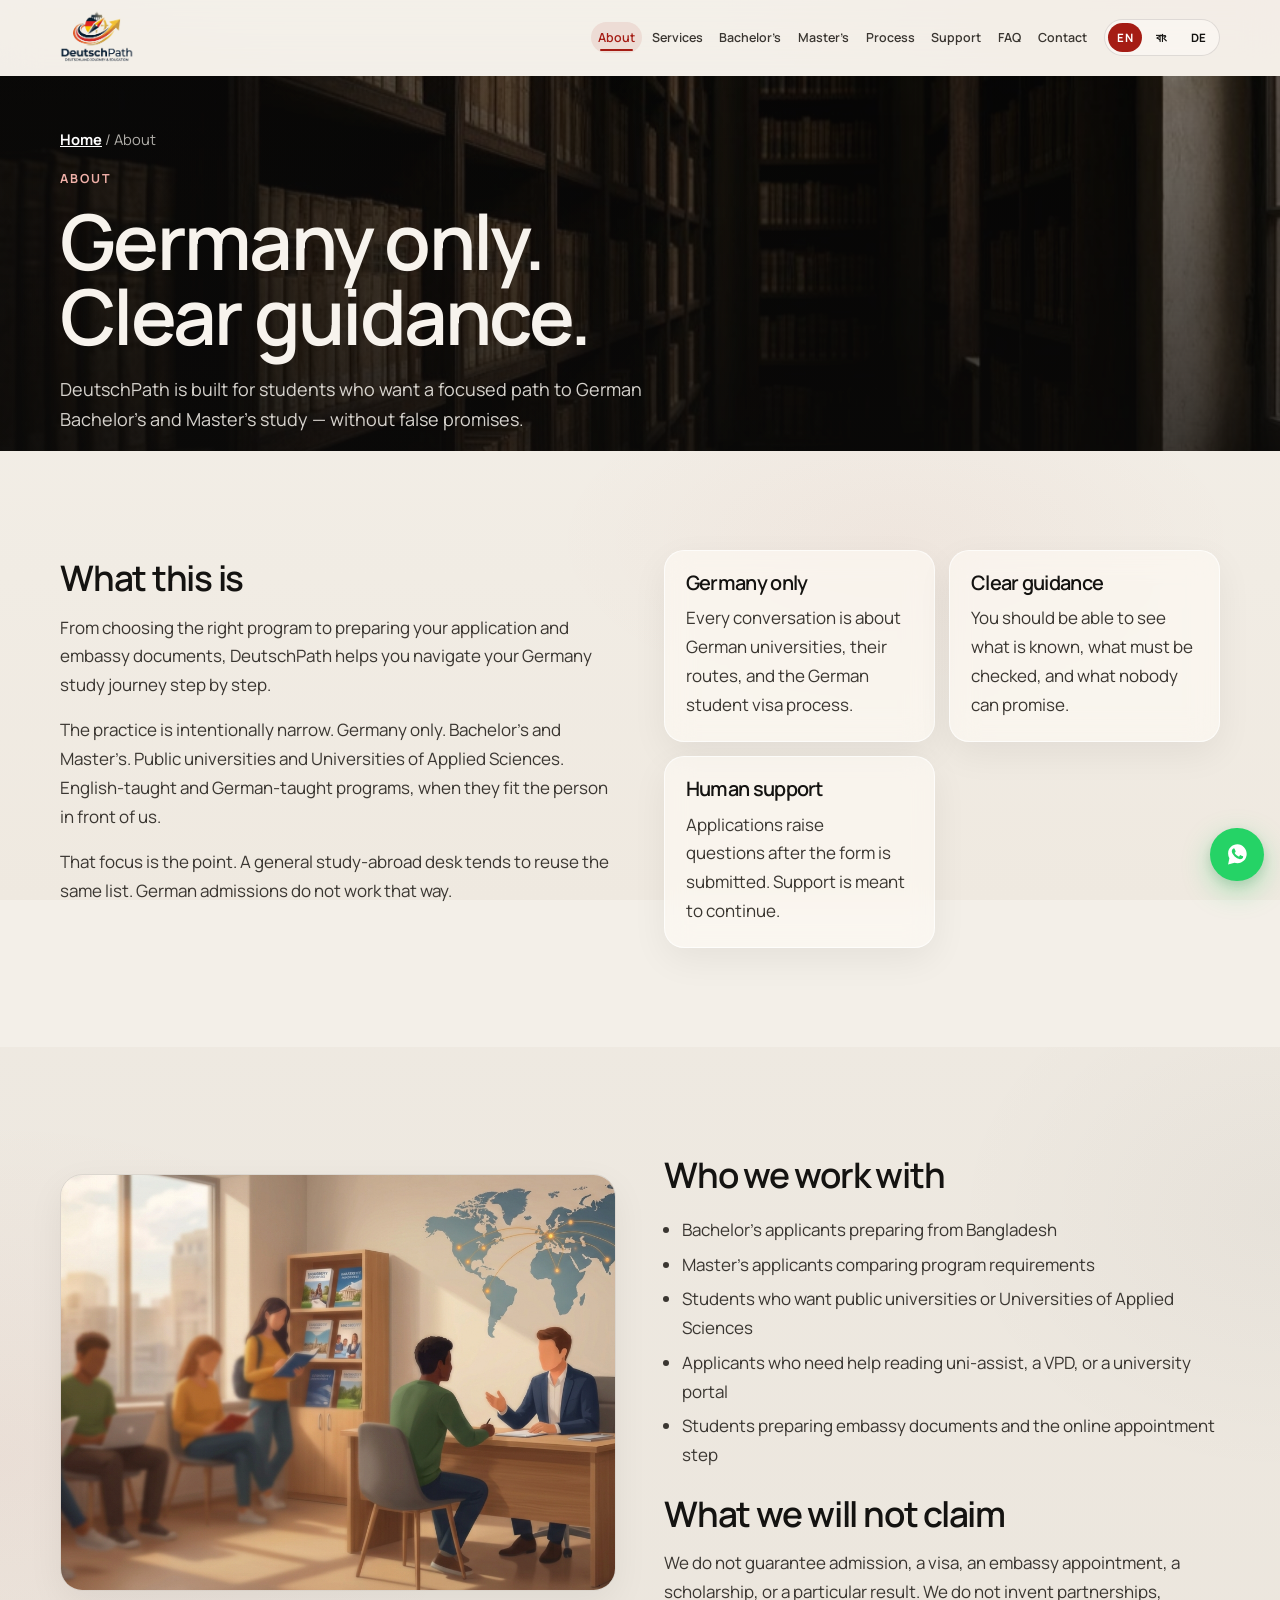
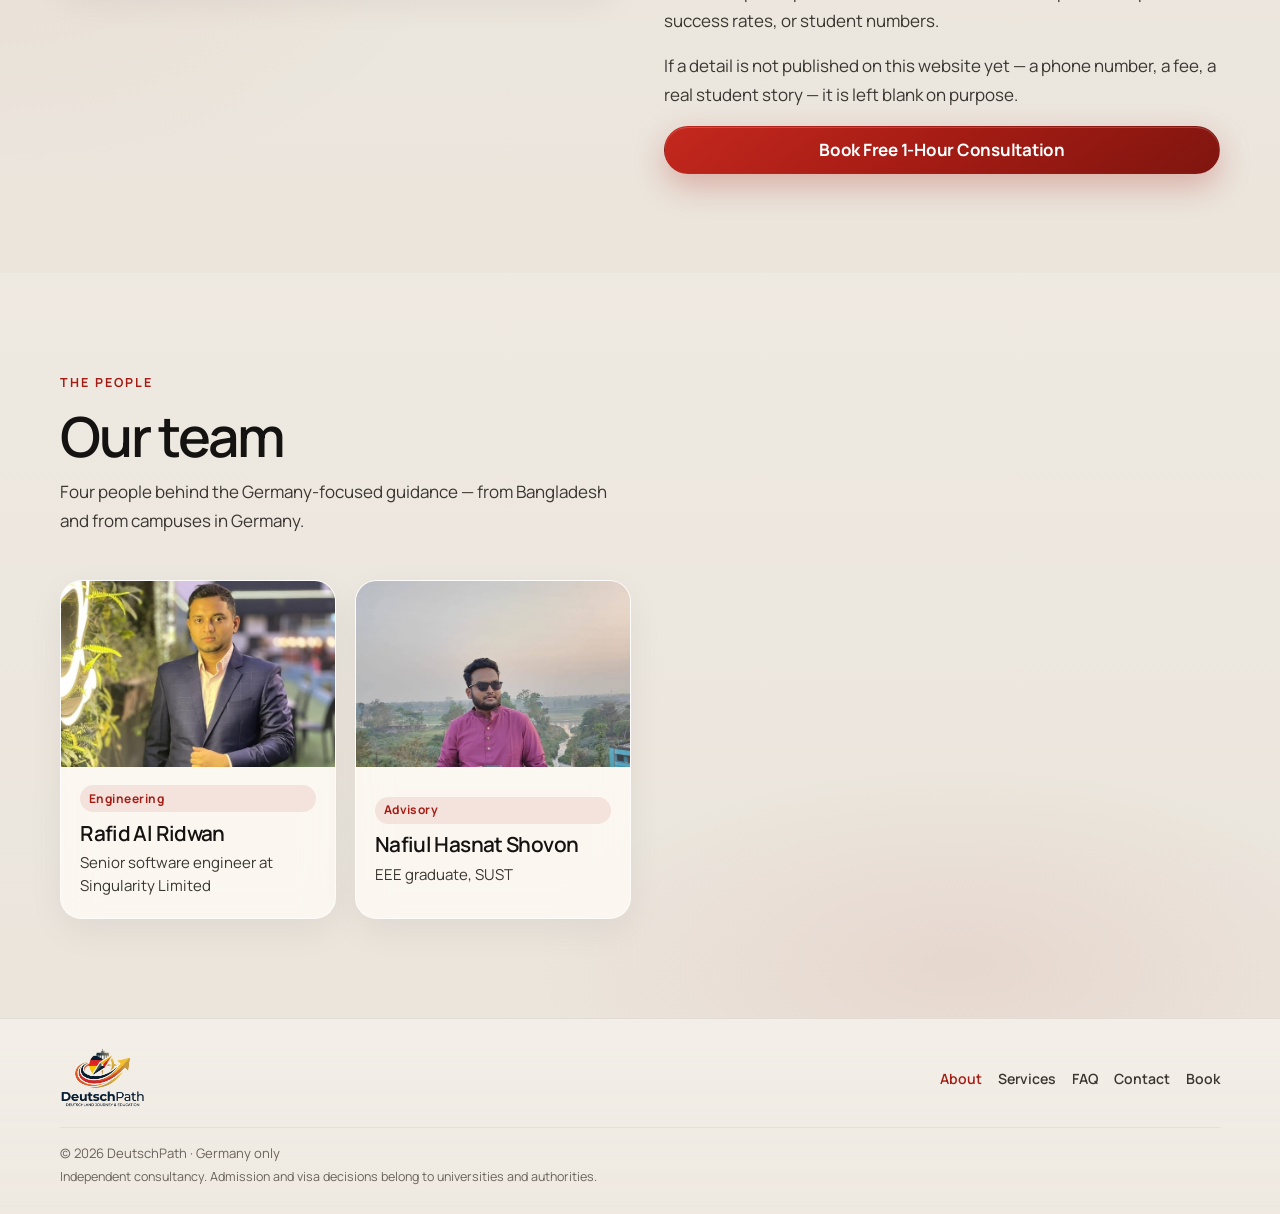
<file: about.html>
<!DOCTYPE html>
<html lang="en">
<head>
  <meta charset="UTF-8">
  <meta name="viewport" content="width=device-width, initial-scale=1.0">
  <title>About DeutschPath | Germany-Focused Study Guidance</title>
  <meta name="description" content="DeutschPath is a Germany-only education consultancy for Bachelor’s and Master’s applicants from Bangladesh.">
  <meta name="robots" content="index, follow">
  <meta name="theme-color" content="#f4f1eb">
  <meta name="author" content="DeutschPath">
  <link rel="canonical" href="https://deutschpath404.github.io/about.html">
  <meta property="og:type" content="website">
  <meta property="og:site_name" content="DeutschPath">
  <meta property="og:locale" content="en_US">
  <meta property="og:title" content="About DeutschPath | Germany-Focused Study Guidance">
  <meta property="og:description" content="DeutschPath is a Germany-only education consultancy for Bachelor’s and Master’s applicants from Bangladesh.">
  <meta property="og:url" content="https://deutschpath404.github.io/about.html">
  <meta property="og:image" content="https://deutschpath404.github.io/assets/og.png">
  <meta property="og:image:alt" content="DeutschPath — Your Guided Path to Germany">
  <meta property="og:image:width" content="1200">
  <meta property="og:image:height" content="630">
  <meta property="og:image:type" content="image/png">
  <meta name="twitter:image:alt" content="DeutschPath — Your Guided Path to Germany">
  <meta name="twitter:card" content="summary_large_image">
  <meta name="twitter:title" content="About DeutschPath | Germany-Focused Study Guidance">
  <meta name="twitter:description" content="DeutschPath is a Germany-only education consultancy for Bachelor’s and Master’s applicants from Bangladesh.">
  <meta name="twitter:image" content="https://deutschpath404.github.io/assets/og.png">
  <link rel="icon" href="assets/favicon.png" type="image/png">
  <link rel="apple-touch-icon" href="assets/icon-180.png">
  <link rel="manifest" href="site.webmanifest">
  <link rel="preconnect" href="https://fonts.googleapis.com">
  <link rel="preconnect" href="https://fonts.gstatic.com" crossorigin>
  <link href="https://fonts.googleapis.com/css2?family=Manrope:wght@400;500;600;700&amp;family=Hind+Siliguri:wght@400;500;600;700&amp;family=Noto+Serif+Bengali:wght@500;600;700&amp;display=swap" rel="stylesheet">
  <link rel="stylesheet" href="assets/css/main.css">
  
  <noscript><style>.reveal{opacity:1!important;transform:none!important}</style></noscript>
  <script>document.documentElement.classList.add("js");</script>
  
</head>
<body>
  <a class="skip-link" href="#main">Skip to content</a>
  <header class="site-header" id="header">
    <div class="header-inner">
      <a class="logo" href="index.html" aria-label="DeutschPath home">
        <img class="logo-img" src="assets/img/logo.png" alt="DeutschPath" width="680" height="508" decoding="async">
      </a>
      <nav class="nav" id="site-nav" aria-label="Primary">
        <a href="about.html" class="is-active" aria-current="page">About</a><a href="services.html">Services</a><a href="bachelors.html">Bachelor’s</a><a href="masters.html">Master’s</a><a href="application-process.html">Process</a><a href="student-support.html">Support</a><a href="faq.html">FAQ</a><a href="contact.html">Contact</a><a class="nav-cta" href="book.html">Book Free Consultation</a>
      </nav>
      <div class="header-actions">
        <a class="btn btn-primary header-cta" href="book.html">Book consultation</a>
        <button class="nav-toggle" type="button" aria-expanded="false" aria-controls="site-nav">
          <span class="sr-only">Open menu</span>
          <span class="nav-toggle-bars" aria-hidden="true"></span>
        </button>
      </div>
    </div>
  </header>
  <main id="main">

    <header class="page-hero page-hero-media">
      <div class="page-hero-bg" aria-hidden="true">
        <img src="assets/img/library-aisle.jpg" alt="" width="864" height="1152" decoding="async">
      </div>
      <div class="container">
        <p class="breadcrumb"><a href="index.html" data-i18n="ui.home">Home</a> / <span data-i18n="page.about.crumb">About</span></p>
        <p class="eyebrow" data-i18n="page.about.eye">About</p>
        <h1 data-i18n="page.about.h1">A Germany-only advisory for serious applicants.</h1>
        <p class="lede" data-i18n="page.about.lede">DeutschPath helps students from Bangladesh prepare Bachelor’s and Master’s applications to German universities. The work is guidance, organization, and a person you can return to.</p>
      </div>
    </header>
    <section class="section">
      <div class="container about-grid">
        <div class="prose">
          <h2>What this is</h2>
          <p>From choosing the right program to preparing your application and embassy documents, DeutschPath helps you navigate your Germany study journey step by step.</p>
          <p>The practice is intentionally narrow. Germany only. Bachelor’s and Master’s. Public universities and Universities of Applied Sciences. English-taught and German-taught programs, when they fit the person in front of us.</p>
          <p>That focus is the point. A general study-abroad desk tends to reuse the same list. German admissions do not work that way.</p>
        </div>
        <div class="value-grid">
          <article class="value-card"><h3>Germany only</h3><p>Every conversation is about German universities, their routes, and the German student visa process.</p></article>
          <article class="value-card"><h3>Clear guidance</h3><p>You should be able to see what is known, what must be checked, and what nobody can promise.</p></article>
          <article class="value-card"><h3>Human support</h3><p>Applications raise questions after the form is submitted. Support is meant to continue.</p></article>
        </div>
      </div>
    </section>
    <section class="section section-alt">
      <div class="container split-2">
        <figure class="media-frame">
          <img src="assets/img/advisory-2.jpeg" alt="Quiet advisory room prepared for a consultation" width="1152" height="864" loading="lazy" decoding="async">
        </figure>
        <div class="prose">
          <h2>Who we work with</h2>
          <ul class="check-list">
            <li>Bachelor’s applicants preparing from Bangladesh</li>
            <li>Master’s applicants comparing program requirements</li>
            <li>Students who want public universities or Universities of Applied Sciences</li>
            <li>Applicants who need help reading uni-assist, a VPD, or a university portal</li>
            <li>Students preparing embassy documents and the online appointment step</li>
          </ul>
          <h2>What we will not claim</h2>
          <p>We do not guarantee admission, a visa, an embassy appointment, a scholarship, or a particular result. We do not invent partnerships, success rates, or student numbers.</p>
          <p>If a detail is not published on this website yet — a phone number, a fee, a real student story — it is left blank on purpose.</p>
          <a class="btn btn-primary" href="book.html">Book Free 1-Hour Consultation</a>
        </div>
      </div>
    </section>

    <section class="section section-alt team-section" id="team">
      <div class="container">
        <header class="team-head">
          <p class="section-kicker" data-i18n="team.kicker">Meet the team</p>
          <h2 class="section-title" data-i18n="team.title">People Behind Your Germany Journey</h2>
          <p class="section-intro" data-i18n="team.intro">Four people behind the Germany-focused guidance — from Bangladesh and from campuses in Germany.</p>
        </header>
        <ul class="team-grid">
          <li class="team-card reveal">
            <figure class="team-photo">
              <img src="assets/img/team-rafid.jpg" alt="Rafid Al Ridwan" width="640" height="640" loading="lazy" decoding="async">
            </figure>
            <div class="team-copy">
              <p class="person-role" data-i18n="team.r1">Engineering</p>
              <h3>Rafid Al Ridwan</h3>
              <p data-i18n="team.b1">Senior Software Engineer at Singularity Limited</p>
            </div>
          </li>
          <li class="team-card reveal">
            <figure class="team-photo">
              <img src="assets/img/team-nafiul.jpg" alt="Nafiul Hasnat Shovon" width="640" height="640" loading="lazy" decoding="async">
            </figure>
            <div class="team-copy">
              <p class="person-role" data-i18n="team.r2">Advisory</p>
              <h3>Nafiul Hasnat Shovon</h3>
              <p data-i18n="team.b2">EEE graduate, SUST</p>
            </div>
          </li>
          <!-- <li class="team-card reveal">
            <figure class="team-photo">
              <img src="assets/img/team-fahim.jpg" alt="Fahim Shahriar" width="640" height="640" loading="lazy" decoding="async">
            </figure>
            <div class="team-copy">
              <p class="person-role" data-i18n="team.r3">Germany</p>
              <h3>Fahim Shahriar</h3>
              <p data-i18n="team.b3">Master’s student at TU Berlin, Germany</p>
            </div>
          </li>
          <li class="team-card reveal">
            <figure class="team-photo">
              <img src="assets/img/team-nabil.jpg" alt="Nabil Chowdhury" width="640" height="640" loading="lazy" decoding="async">
            </figure>
            <div class="team-copy">
              <p class="person-role" data-i18n="team.r4">Germany</p>
              <h3>Nabil Chowdhury</h3>
              <p data-i18n="team.b4">Master’s student at Osnabrück University, Germany</p>
            </div>
          </li> -->
        </ul>
      </div>
    </section>

  </main>
  <footer class="site-footer">
    <div class="container footer-compact">
      <div class="footer-top">
        <a class="logo" href="index.html" aria-label="DeutschPath home">
          <img class="logo-img" src="assets/img/logo.png" alt="DeutschPath" width="680" height="508" loading="lazy" decoding="async">
        </a>
        <nav class="footer-inline" aria-label="Footer">
          <a href="about.html" aria-current="page">About</a>
          <a href="services.html">Services</a>
          <a href="faq.html">FAQ</a>
          <a href="contact.html">Contact</a>
          <a href="book.html">Book</a>
        </nav>
      </div>
      <div class="footer-bottom">
        <p>© <span id="year">2026</span> DeutschPath · Germany only</p>
        <p class="disclaimer">Independent consultancy. Admission and visa decisions belong to universities and authorities.</p>
      </div>
    </div>
  </footer>
  <div class="mobile-bar">
    <a class="mobile-contact" href="contact.html" data-whatsapp-link>Contact</a>
    <a class="btn btn-primary btn-block" href="book.html">Book Free Consultation</a>
  </div>
  <script src="assets/js/config.js"></script>
  <script src="assets/js/data.js"></script>
  <script src="assets/js/api.js"></script>
  <script src="assets/js/i18n.js"></script>
  <script src="assets/js/main.js"></script>
  <script src="assets/js/form.js"></script>
  <script src="assets/js/directory.js"></script>
</body>
</html>
</file>
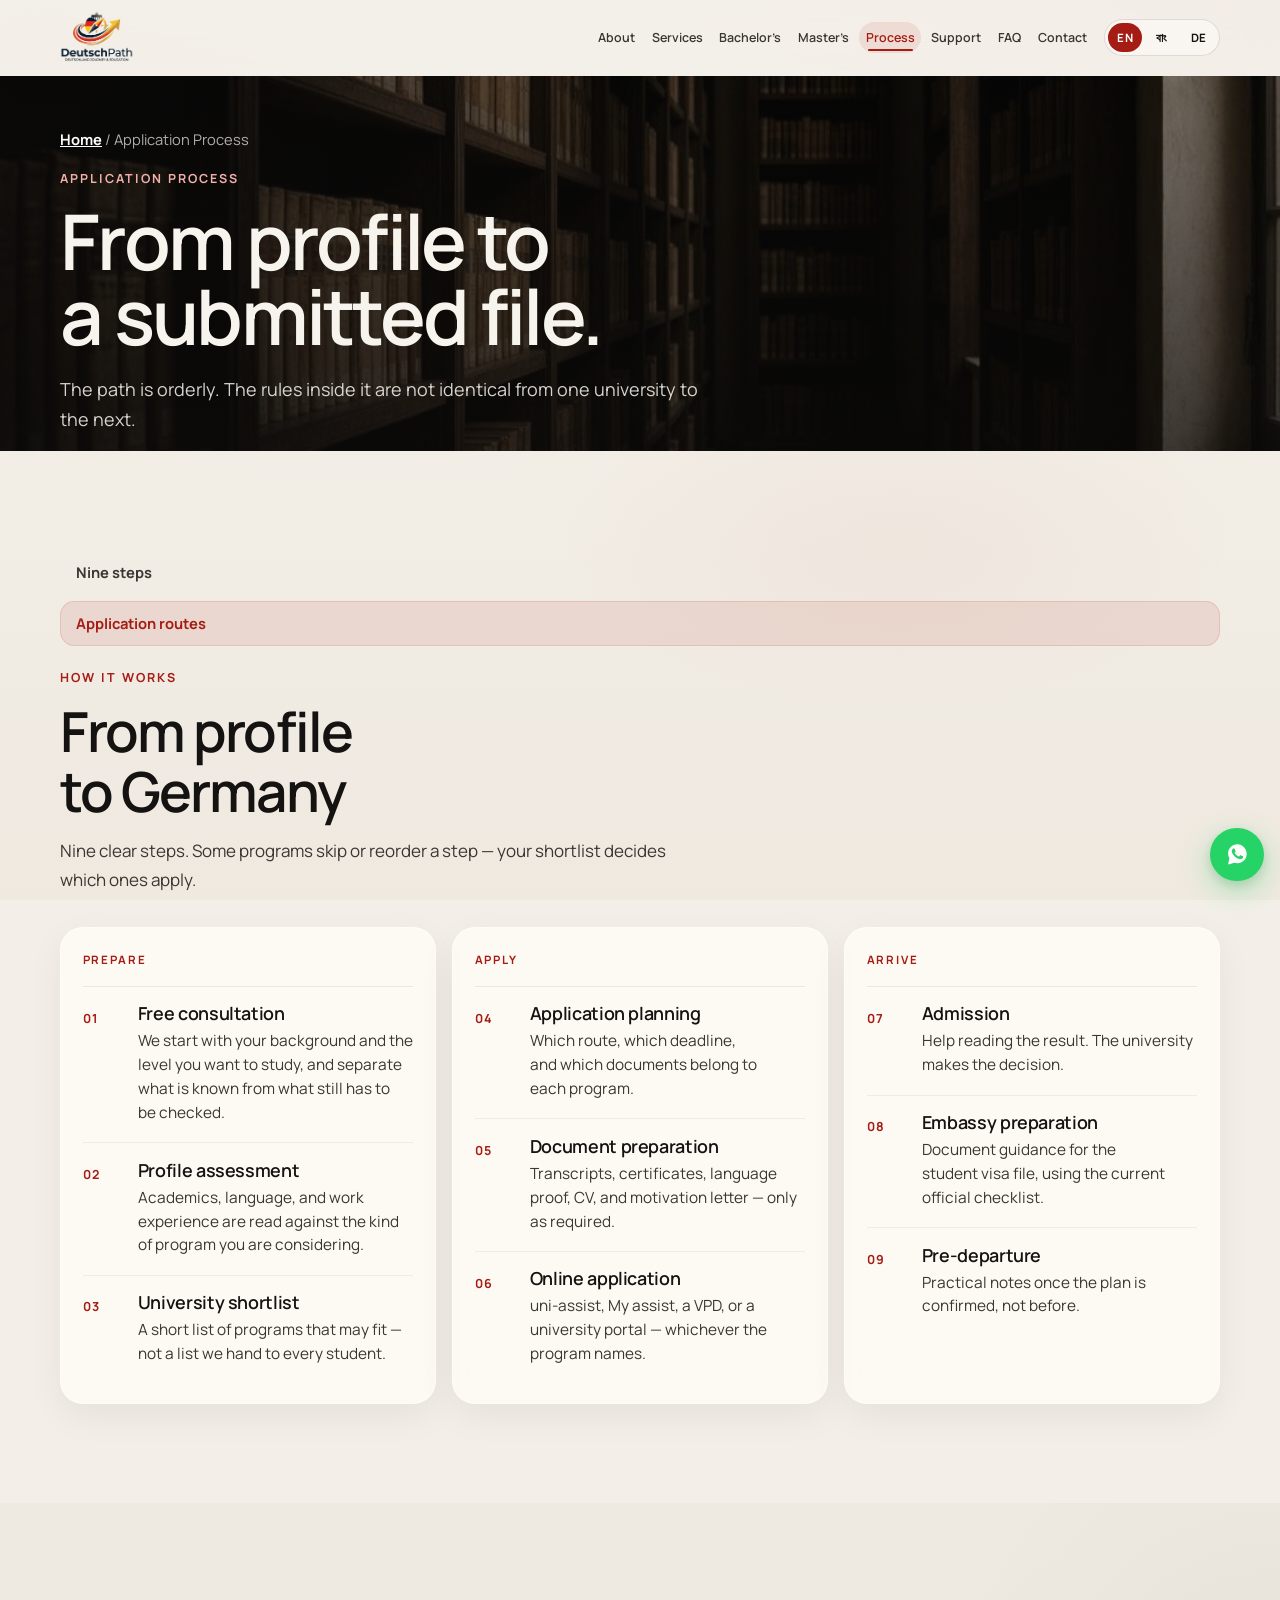
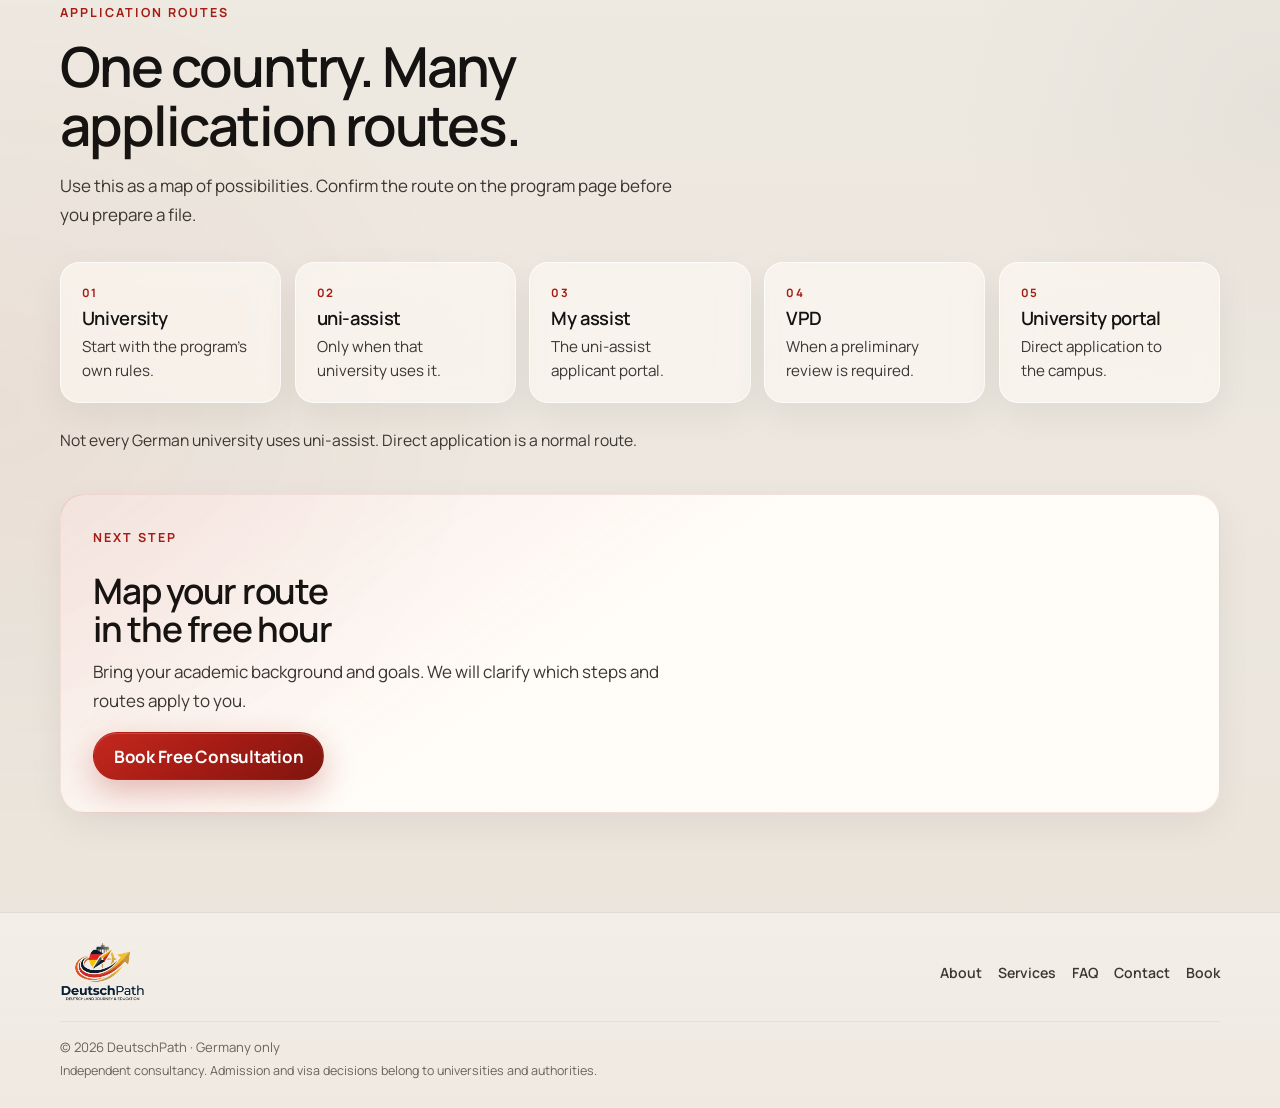
<file: application-process.html>
<!DOCTYPE html>
<html lang="en">
<head>
  <meta charset="UTF-8">
  <meta name="viewport" content="width=device-width, initial-scale=1.0">
  <title>Germany University Application Process | DeutschPath</title>
  <meta name="description" content="A clear sequence from consultation and shortlist to documents, online application, admission, and embassy preparation.">
  <meta name="robots" content="index, follow">
  <meta name="theme-color" content="#f4f1eb">
  <meta name="author" content="DeutschPath">
  <link rel="canonical" href="https://deutschpath404.github.io/application-process.html">
  <meta property="og:type" content="website">
  <meta property="og:site_name" content="DeutschPath">
  <meta property="og:locale" content="en_US">
  <meta property="og:title" content="Germany University Application Process | DeutschPath">
  <meta property="og:description" content="A clear sequence from consultation and shortlist to documents, online application, admission, and embassy preparation.">
  <meta property="og:url" content="https://deutschpath404.github.io/application-process.html">
  <meta property="og:image" content="https://deutschpath404.github.io/assets/og.png">
  <meta property="og:image:alt" content="DeutschPath — Your Guided Path to Germany">
  <meta property="og:image:width" content="1200">
  <meta property="og:image:height" content="630">
  <meta property="og:image:type" content="image/png">
  <meta name="twitter:image:alt" content="DeutschPath — Your Guided Path to Germany">
  <meta name="twitter:card" content="summary_large_image">
  <meta name="twitter:title" content="Germany University Application Process | DeutschPath">
  <meta name="twitter:description" content="A clear sequence from consultation and shortlist to documents, online application, admission, and embassy preparation.">
  <meta name="twitter:image" content="https://deutschpath404.github.io/assets/og.png">
  <link rel="icon" href="assets/favicon.png" type="image/png">
  <link rel="apple-touch-icon" href="assets/icon-180.png">
  <link rel="manifest" href="site.webmanifest">
  <link rel="preconnect" href="https://fonts.googleapis.com">
  <link rel="preconnect" href="https://fonts.gstatic.com" crossorigin>
  <link href="https://fonts.googleapis.com/css2?family=Manrope:wght@400;500;600;700&amp;family=Hind+Siliguri:wght@400;500;600;700&amp;family=Noto+Serif+Bengali:wght@500;600;700&amp;display=swap" rel="stylesheet">
  <link rel="stylesheet" href="assets/css/main.css">
  
  <noscript><style>.reveal{opacity:1!important;transform:none!important}</style></noscript>
  <script>document.documentElement.classList.add("js");</script>
  
</head>
<body>
  <a class="skip-link" href="#main">Skip to content</a>
  <header class="site-header" id="header">
    <div class="header-inner">
      <a class="logo" href="index.html" aria-label="DeutschPath home">
        <img class="logo-img" src="assets/img/logo.png" alt="DeutschPath" width="680" height="508" decoding="async">
      </a>
      <nav class="nav" id="site-nav" aria-label="Primary">
        <a href="about.html">About</a><a href="services.html">Services</a><a href="bachelors.html">Bachelor’s</a><a href="masters.html">Master’s</a><a href="application-process.html" class="is-active" aria-current="page">Process</a><a href="student-support.html">Support</a><a href="faq.html">FAQ</a><a href="contact.html">Contact</a><a class="nav-cta" href="book.html">Book Free Consultation</a>
      </nav>
      <div class="header-actions">
        <a class="btn btn-primary header-cta" href="book.html">Book consultation</a>
        <button class="nav-toggle" type="button" aria-expanded="false" aria-controls="site-nav">
          <span class="sr-only">Open menu</span>
          <span class="nav-toggle-bars" aria-hidden="true"></span>
        </button>
      </div>
    </div>
  </header>
  <main id="main">

    <header class="page-hero page-hero-media">
      <div class="page-hero-bg" aria-hidden="true">
        <img src="assets/img/library-aisle.jpg" alt="" width="1152" height="864" decoding="async">
      </div>
      <div class="container">
        <p class="breadcrumb"><a href="index.html" data-i18n="ui.home">Home</a> / <span data-i18n="page.process.crumb">Application Process</span></p>
        <p class="eyebrow" data-i18n="page.process.eye">Application process</p>
        <h1 data-i18n="page.process.h1">From profile to a submitted file.</h1>
        <p class="lede" data-i18n="page.process.lede">The path is orderly. The rules inside it are not identical from one university to the next.</p>
      </div>
    </header>

    <section class="section process-catalog">
      <div class="container">
        <nav class="services-jump" aria-label="Process sections">
          <a href="#steps" data-i18n="process.jumpSteps">Nine steps</a>
          <a href="#routes" data-i18n="process.jumpRoutes">Application routes</a>
        </nav>

        <div class="process-intro" id="steps">
          <p class="section-kicker" data-i18n="process.stepsKicker">How it works</p>
          <h2 class="section-title" data-i18n="process.stepsTitle">From profile to Germany</h2>
          <p class="section-intro" data-i18n="process.stepsIntro">Nine clear steps. Some programs skip or reorder a step — your shortlist decides which ones apply.</p>
        </div>

        <ol class="process-timeline">
          <li class="process-phase" data-phase="Prepare">
            <p class="process-phase-label" data-i18n="process.phasePrepare">Prepare</p>
            <ol class="process-steps">
              <li id="step-consultation">
                <span class="process-num">01</span>
                <div>
                  <h3 data-i18n="process.s1t">Free consultation</h3>
                  <p data-i18n="process.s1p">We start with your background and the level you want to study, and separate what is known from what still has to be checked.</p>
                </div>
              </li>
              <li id="step-profile">
                <span class="process-num">02</span>
                <div>
                  <h3 data-i18n="process.s2t">Profile assessment</h3>
                  <p data-i18n="process.s2p">Academics, language, and work experience are read against the kind of program you are considering.</p>
                </div>
              </li>
              <li id="step-shortlist">
                <span class="process-num">03</span>
                <div>
                  <h3 data-i18n="process.s3t">University shortlist</h3>
                  <p data-i18n="process.s3p">A short list of programs that may fit — not a list we hand to every student.</p>
                </div>
              </li>
            </ol>
          </li>

          <li class="process-phase" data-phase="Apply">
            <p class="process-phase-label" data-i18n="process.phaseApply">Apply</p>
            <ol class="process-steps">
              <li id="step-planning">
                <span class="process-num">04</span>
                <div>
                  <h3 data-i18n="process.s4t">Application planning</h3>
                  <p data-i18n="process.s4p">Which route, which deadline, and which documents belong to each program.</p>
                </div>
              </li>
              <li id="step-documents">
                <span class="process-num">05</span>
                <div>
                  <h3 data-i18n="process.s5t">Document preparation</h3>
                  <p data-i18n="process.s5p">Transcripts, certificates, language proof, CV, and motivation letter — only as required.</p>
                </div>
              </li>
              <li id="step-online">
                <span class="process-num">06</span>
                <div>
                  <h3 data-i18n="process.s6t">Online application</h3>
                  <p data-i18n="process.s6p">uni-assist, My assist, a VPD, or a university portal — whichever the program names.</p>
                </div>
              </li>
            </ol>
          </li>

          <li class="process-phase" data-phase="Arrive">
            <p class="process-phase-label" data-i18n="process.phaseArrive">Arrive</p>
            <ol class="process-steps">
              <li id="step-admission">
                <span class="process-num">07</span>
                <div>
                  <h3 data-i18n="process.s7t">Admission</h3>
                  <p data-i18n="process.s7p">Help reading the result. The university makes the decision.</p>
                </div>
              </li>
              <li id="step-embassy">
                <span class="process-num">08</span>
                <div>
                  <h3 data-i18n="process.s8t">Embassy preparation</h3>
                  <p data-i18n="process.s8p">Document guidance for the student visa file, using the current official checklist.</p>
                </div>
              </li>
              <li id="step-predeparture">
                <span class="process-num">09</span>
                <div>
                  <h3 data-i18n="process.s9t">Pre-departure</h3>
                  <p data-i18n="process.s9p">Practical notes once the plan is confirmed, not before.</p>
                </div>
              </li>
            </ol>
          </li>
        </ol>
      </div>
    </section>

    <section class="section section-alt" id="routes">
      <div class="container">
        <div class="section-head">
          <p class="section-kicker" data-i18n="home.routeKicker">Routes</p>
          <h2 class="section-title" data-i18n="home.routeTitle">One country. Many application routes.</h2>
          <p class="section-intro" data-i18n="process.routesIntro">Use this as a map of possibilities. Confirm the route on the program page before you prepare a file.</p>
        </div>

        <div class="route-cards">
          <article class="route-card">
            <span class="route-num">01</span>
            <h3 data-i18n="home.r1t">University</h3>
            <p data-i18n="home.r1p">Start with the program’s own rules.</p>
          </article>
          <article class="route-card">
            <span class="route-num">02</span>
            <h3 data-i18n="home.r2t">uni-assist</h3>
            <p data-i18n="home.r2p">Only when that university uses it.</p>
          </article>
          <article class="route-card">
            <span class="route-num">03</span>
            <h3 data-i18n="home.r3t">My assist</h3>
            <p data-i18n="home.r3p">The uni-assist applicant portal.</p>
          </article>
          <article class="route-card">
            <span class="route-num">04</span>
            <h3 data-i18n="home.r4t">VPD</h3>
            <p data-i18n="home.r4p">When a preliminary review is required.</p>
          </article>
          <article class="route-card">
            <span class="route-num">05</span>
            <h3 data-i18n="home.r5t">University portal</h3>
            <p data-i18n="home.r5p">Direct application to the campus.</p>
          </article>
        </div>

        <p class="process-route-note" data-i18n="process.routeNote">Not every German university uses uni-assist. Direct application is a normal route.</p>

        <div class="services-cta process-cta">
          <p class="section-kicker" data-i18n="process.ctaK">Next step</p>
          <h2 data-i18n="process.ctaT">Map your route in the free hour</h2>
          <p data-i18n="process.ctaP">Bring your academic background and goals. We will clarify which steps and routes apply to you.</p>
          <a class="btn btn-primary" href="book.html" data-i18n="cta.book">Book Free Consultation</a>
        </div>
      </div>
    </section>

  </main>
  <footer class="site-footer">
    <div class="container footer-compact">
      <div class="footer-top">
        <a class="logo" href="index.html" aria-label="DeutschPath home">
          <img class="logo-img" src="assets/img/logo.png" alt="DeutschPath" width="680" height="508" loading="lazy" decoding="async">
        </a>
        <nav class="footer-inline" aria-label="Footer">
          <a href="about.html">About</a>
          <a href="services.html">Services</a>
          <a href="faq.html">FAQ</a>
          <a href="contact.html">Contact</a>
          <a href="book.html">Book</a>
        </nav>
      </div>
      <div class="footer-bottom">
        <p>© <span id="year">2026</span> DeutschPath · Germany only</p>
        <p class="disclaimer">Independent consultancy. Admission and visa decisions belong to universities and authorities.</p>
      </div>
    </div>
  </footer>
  <div class="mobile-bar">
    <a class="mobile-contact" href="contact.html" data-whatsapp-link>Contact</a>
    <a class="btn btn-primary btn-block" href="book.html">Book Free Consultation</a>
  </div>
  <script src="assets/js/config.js"></script>
  <script src="assets/js/data.js"></script>
  <script src="assets/js/api.js"></script>
  <script src="assets/js/i18n.js"></script>
  <script src="assets/js/main.js"></script>
  <script src="assets/js/form.js"></script>
  <script src="assets/js/directory.js"></script>
</body>
</html>
</file>
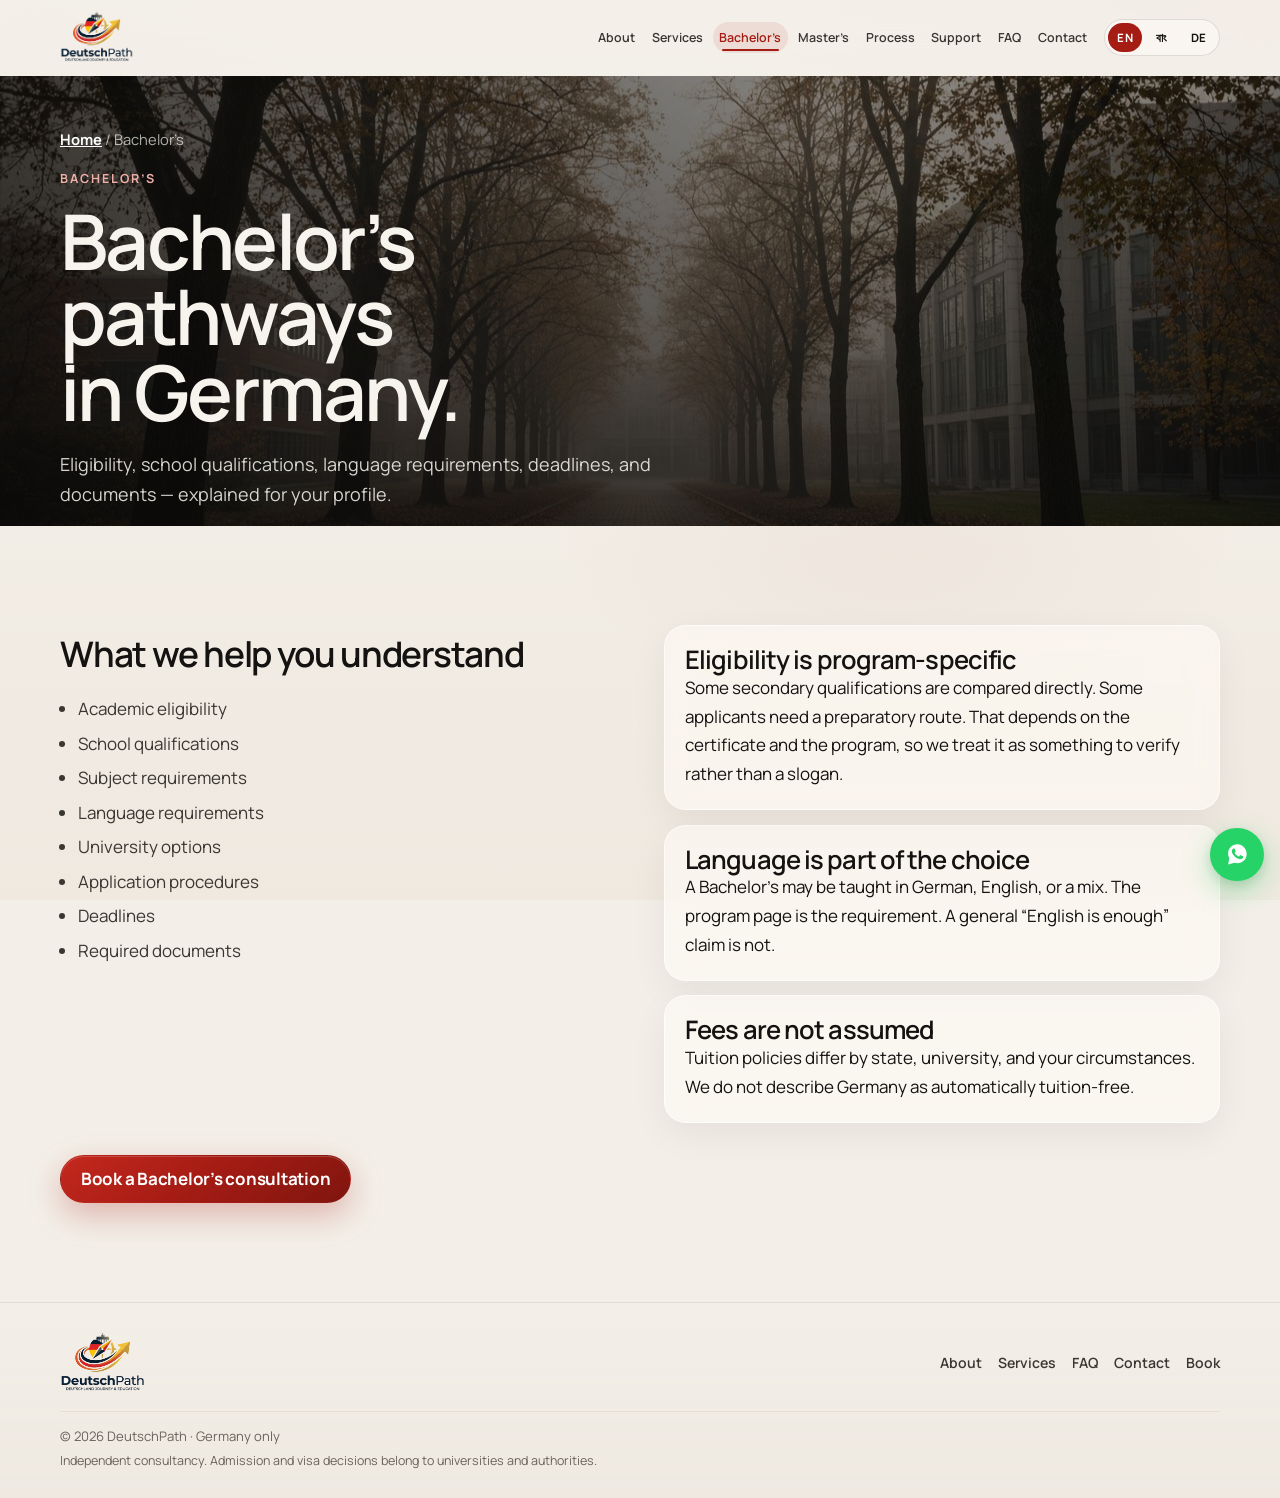
<file: bachelors.html>
<!DOCTYPE html>
<html lang="en">
<head>
  <meta charset="UTF-8">
  <meta name="viewport" content="width=device-width, initial-scale=1.0">
  <title>Bachelor’s in Germany | Application Guidance | DeutschPath</title>
  <meta name="description" content="Guidance for Bachelor’s applicants comparing German universities, eligibility, language requirements, documents, and deadlines.">
  <meta name="robots" content="index, follow">
  <meta name="theme-color" content="#f4f1eb">
  <meta name="author" content="DeutschPath">
  <link rel="canonical" href="https://deutschpath404.github.io/bachelors.html">
  <meta property="og:type" content="website">
  <meta property="og:site_name" content="DeutschPath">
  <meta property="og:locale" content="en_US">
  <meta property="og:title" content="Bachelor’s in Germany | Application Guidance | DeutschPath">
  <meta property="og:description" content="Guidance for Bachelor’s applicants comparing German universities, eligibility, language requirements, documents, and deadlines.">
  <meta property="og:url" content="https://deutschpath404.github.io/bachelors.html">
  <meta property="og:image" content="https://deutschpath404.github.io/assets/og.png">
  <meta property="og:image:alt" content="DeutschPath — Your Guided Path to Germany">
  <meta property="og:image:width" content="1200">
  <meta property="og:image:height" content="630">
  <meta property="og:image:type" content="image/png">
  <meta name="twitter:image:alt" content="DeutschPath — Your Guided Path to Germany">
  <meta name="twitter:card" content="summary_large_image">
  <meta name="twitter:title" content="Bachelor’s in Germany | Application Guidance | DeutschPath">
  <meta name="twitter:description" content="Guidance for Bachelor’s applicants comparing German universities, eligibility, language requirements, documents, and deadlines.">
  <meta name="twitter:image" content="https://deutschpath404.github.io/assets/og.png">
  <link rel="icon" href="assets/favicon.png" type="image/png">
  <link rel="apple-touch-icon" href="assets/icon-180.png">
  <link rel="manifest" href="site.webmanifest">
  <link rel="preconnect" href="https://fonts.googleapis.com">
  <link rel="preconnect" href="https://fonts.gstatic.com" crossorigin>
  <link href="https://fonts.googleapis.com/css2?family=Manrope:wght@400;500;600;700&amp;family=Hind+Siliguri:wght@400;500;600;700&amp;family=Noto+Serif+Bengali:wght@500;600;700&amp;display=swap" rel="stylesheet">
  <link rel="stylesheet" href="assets/css/main.css">
  
  <noscript><style>.reveal{opacity:1!important;transform:none!important}</style></noscript>
  <script>document.documentElement.classList.add("js");</script>
  
</head>
<body>
  <a class="skip-link" href="#main">Skip to content</a>
  <header class="site-header" id="header">
    <div class="header-inner">
      <a class="logo" href="index.html" aria-label="DeutschPath home">
        <img class="logo-img" src="assets/img/logo.png" alt="DeutschPath" width="680" height="508" decoding="async">
      </a>
      <nav class="nav" id="site-nav" aria-label="Primary">
        <a href="about.html">About</a><a href="services.html">Services</a><a href="bachelors.html" class="is-active" aria-current="page">Bachelor’s</a><a href="masters.html">Master’s</a><a href="application-process.html">Process</a><a href="student-support.html">Support</a><a href="faq.html">FAQ</a><a href="contact.html">Contact</a><a class="nav-cta" href="book.html">Book Free Consultation</a>
      </nav>
      <div class="header-actions">
        <a class="btn btn-primary header-cta" href="book.html">Book consultation</a>
        <button class="nav-toggle" type="button" aria-expanded="false" aria-controls="site-nav">
          <span class="sr-only">Open menu</span>
          <span class="nav-toggle-bars" aria-hidden="true"></span>
        </button>
      </div>
    </div>
  </header>
  <main id="main">

    <header class="page-hero page-hero-media">
      <div class="page-hero-bg" aria-hidden="true">
        <img src="assets/img/campus-path.jpg" alt="" width="1280" height="720" decoding="async">
      </div>
      <div class="container">
        <p class="breadcrumb"><a href="index.html">Home</a> / Bachelor’s</p>
        <p class="eyebrow">Bachelor’s</p>
        <h1>Planning a Bachelor’s in Germany?</h1>
        <p class="lede">School qualifications do not map onto German admissions in one universal way. The useful work is finding out what a specific program will actually check.</p>
      </div>
    </header>
    <section class="section">
      <div class="container split-2">
        <div class="prose">
          <h2>What we help you understand</h2>
          <ul class="check-list">
            <li>Academic eligibility</li>
            <li>School qualifications</li>
            <li>Subject requirements</li>
            <li>Language requirements</li>
            <li>University options</li>
            <li>Application procedures</li>
            <li>Deadlines</li>
            <li>Required documents</li>
          </ul>
        </div>
        <div class="stack">
          <article class="panel"><h2>Eligibility is program-specific</h2><p>Some secondary qualifications are compared directly. Some applicants need a preparatory route. That depends on the certificate and the program, so we treat it as something to verify rather than a slogan.</p></article>
          <article class="panel"><h2>Language is part of the choice</h2><p>A Bachelor’s may be taught in German, English, or a mix. The program page is the requirement. A general “English is enough” claim is not.</p></article>
          <article class="panel"><h2>Fees are not assumed</h2><p>Tuition policies differ by state, university, and your circumstances. We do not describe Germany as automatically tuition-free.</p></article>
        </div>
      </div>
      <div class="container" style="margin-top:2rem">
        <a class="btn btn-primary" href="book.html?level=bachelors">Book a Bachelor’s consultation</a>
      </div>
    </section>

  </main>
  <footer class="site-footer">
    <div class="container footer-compact">
      <div class="footer-top">
        <a class="logo" href="index.html" aria-label="DeutschPath home">
          <img class="logo-img" src="assets/img/logo.png" alt="DeutschPath" width="680" height="508" loading="lazy" decoding="async">
        </a>
        <nav class="footer-inline" aria-label="Footer">
          <a href="about.html">About</a>
          <a href="services.html">Services</a>
          <a href="faq.html">FAQ</a>
          <a href="contact.html">Contact</a>
          <a href="book.html">Book</a>
        </nav>
      </div>
      <div class="footer-bottom">
        <p>© <span id="year">2026</span> DeutschPath · Germany only</p>
        <p class="disclaimer">Independent consultancy. Admission and visa decisions belong to universities and authorities.</p>
      </div>
    </div>
  </footer>
  <div class="mobile-bar">
    <a class="mobile-contact" href="contact.html" data-whatsapp-link>Contact</a>
    <a class="btn btn-primary btn-block" href="book.html">Book Free Consultation</a>
  </div>
  <script src="assets/js/config.js"></script>
  <script src="assets/js/data.js"></script>
  <script src="assets/js/api.js"></script>
  <script src="assets/js/i18n.js"></script>
  <script src="assets/js/main.js"></script>
  <script src="assets/js/form.js"></script>
  <script src="assets/js/directory.js"></script>
</body>
</html>
</file>
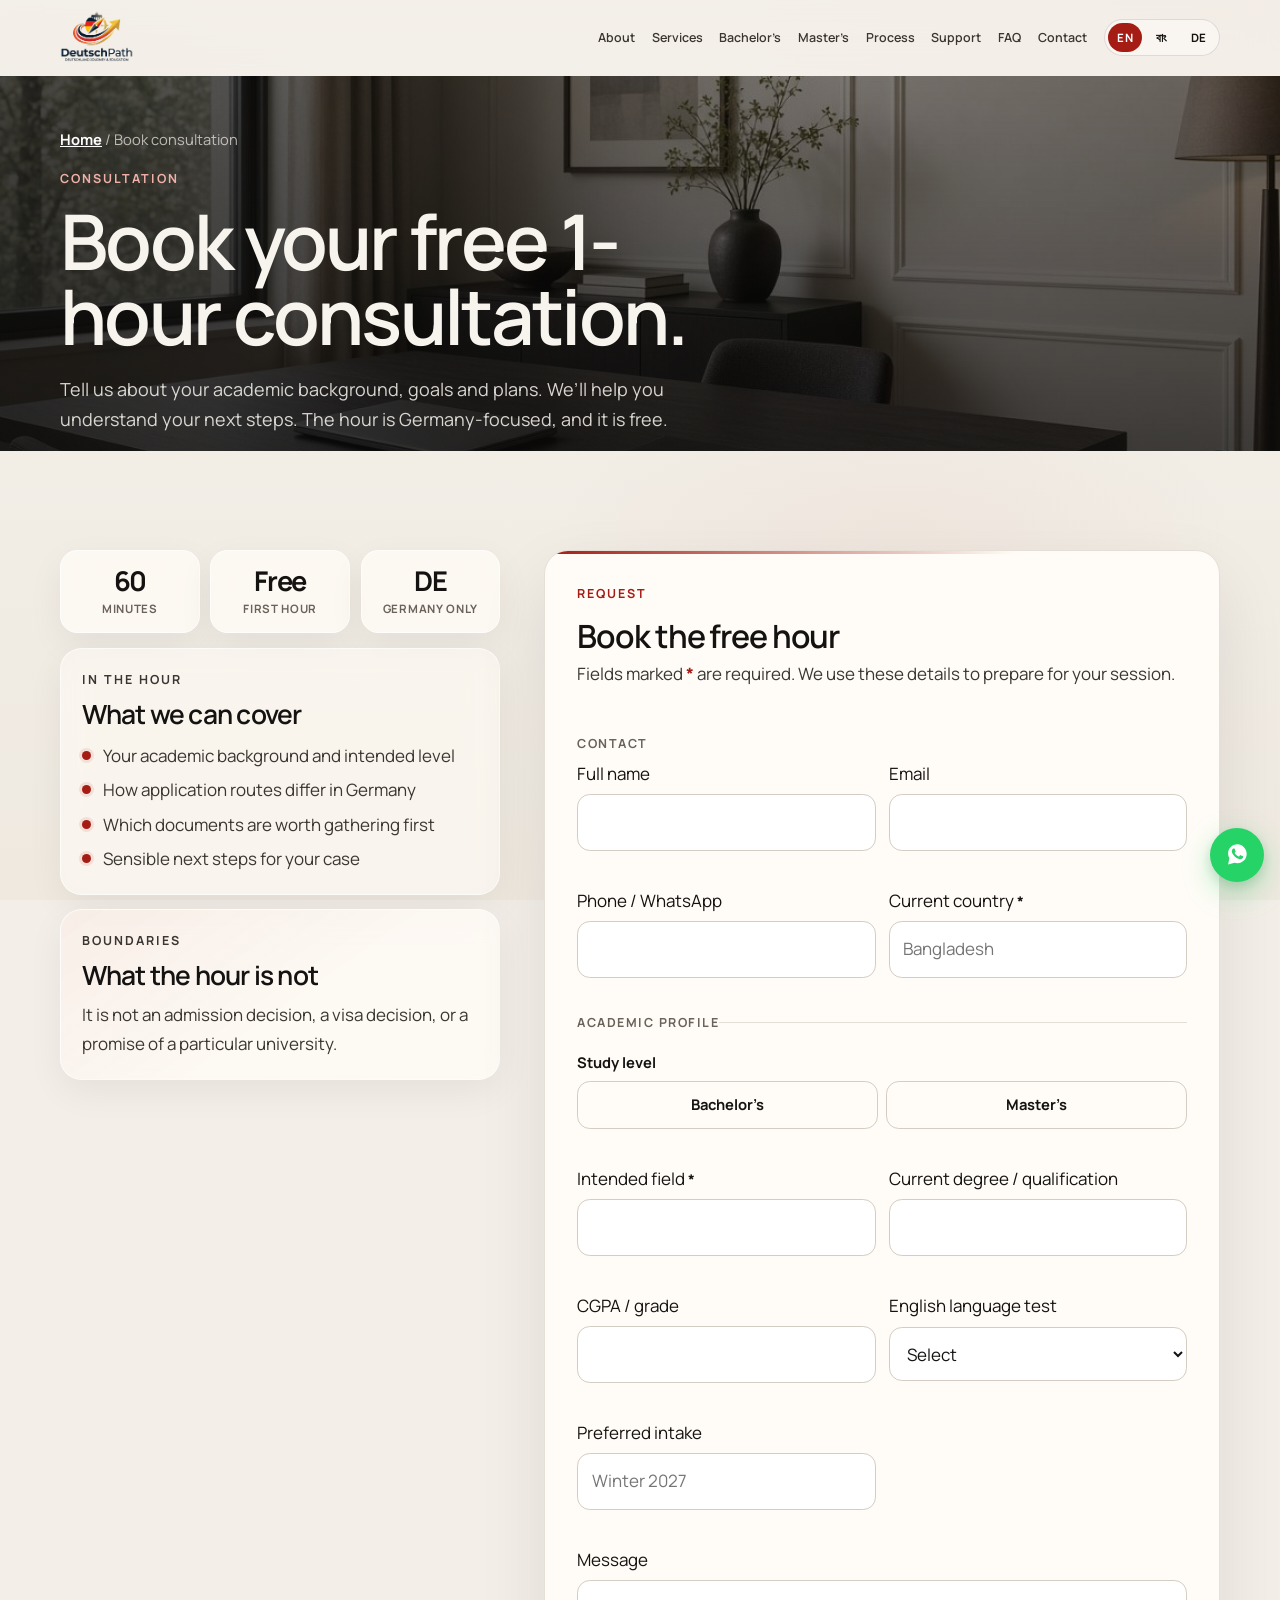
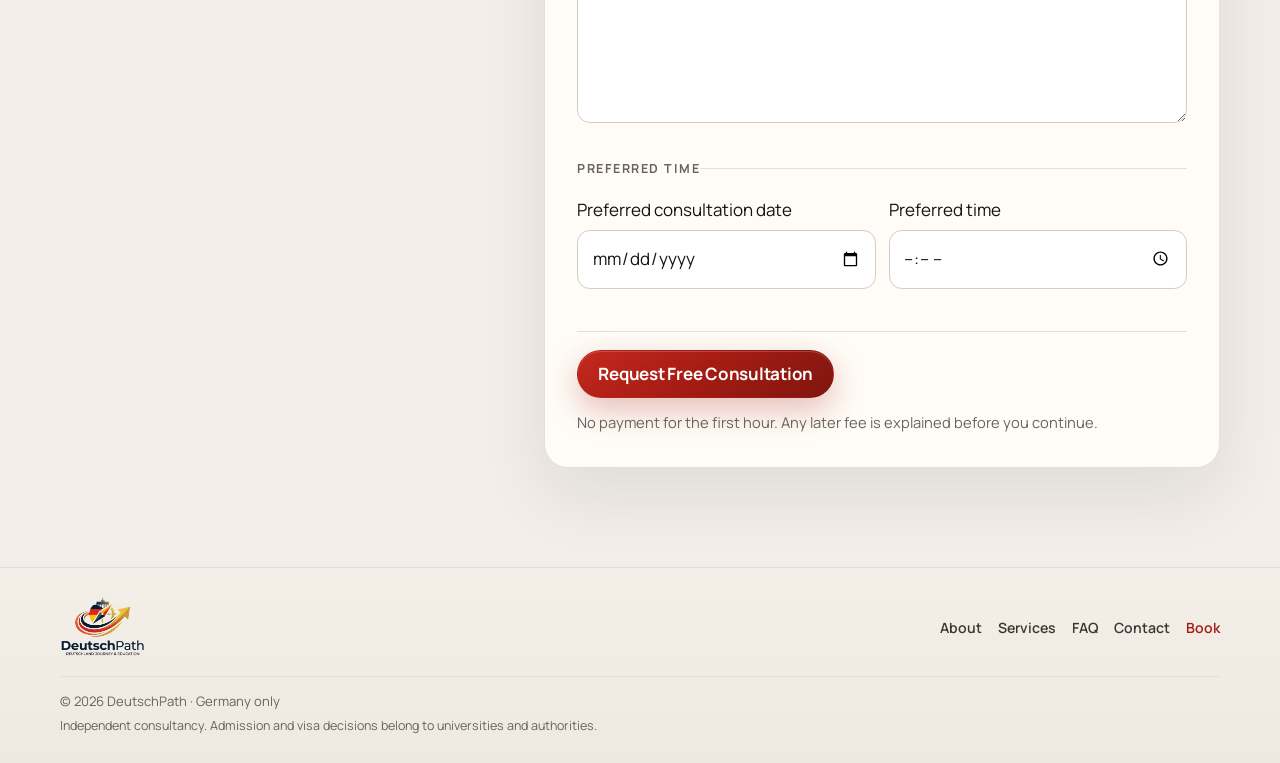
<file: book.html>
<!DOCTYPE html>
<html lang="en">
<head>
  <meta charset="UTF-8">
  <meta name="viewport" content="width=device-width, initial-scale=1.0">
  <title>Book a Free Consultation | DeutschPath</title>
  <meta name="description" content="Request a free one-hour consultation on German university applications for Bachelor’s or Master’s study.">
  <meta name="robots" content="index, follow">
  <meta name="theme-color" content="#f4f1eb">
  <meta name="author" content="DeutschPath">
  <link rel="canonical" href="https://deutschpath404.github.io/book.html">
  <meta property="og:type" content="website">
  <meta property="og:site_name" content="DeutschPath">
  <meta property="og:locale" content="en_US">
  <meta property="og:title" content="Book a Free Consultation | DeutschPath">
  <meta property="og:description" content="Request a free one-hour consultation on German university applications for Bachelor’s or Master’s study.">
  <meta property="og:url" content="https://deutschpath404.github.io/book.html">
  <meta property="og:image" content="https://deutschpath404.github.io/assets/og.png">
  <meta property="og:image:alt" content="DeutschPath — Your Guided Path to Germany">
  <meta property="og:image:width" content="1200">
  <meta property="og:image:height" content="630">
  <meta property="og:image:type" content="image/png">
  <meta name="twitter:image:alt" content="DeutschPath — Your Guided Path to Germany">
  <meta name="twitter:card" content="summary_large_image">
  <meta name="twitter:title" content="Book a Free Consultation | DeutschPath">
  <meta name="twitter:description" content="Request a free one-hour consultation on German university applications for Bachelor’s or Master’s study.">
  <meta name="twitter:image" content="https://deutschpath404.github.io/assets/og.png">
  <link rel="icon" href="assets/favicon.png" type="image/png">
  <link rel="apple-touch-icon" href="assets/icon-180.png">
  <link rel="manifest" href="site.webmanifest">
  <link rel="preconnect" href="https://fonts.googleapis.com">
  <link rel="preconnect" href="https://fonts.gstatic.com" crossorigin>
  <link href="https://fonts.googleapis.com/css2?family=Manrope:wght@400;500;600;700&amp;family=Hind+Siliguri:wght@400;500;600;700&amp;family=Noto+Serif+Bengali:wght@500;600;700&amp;display=swap" rel="stylesheet">
  <link rel="stylesheet" href="assets/css/main.css">
  
  <noscript><style>.reveal{opacity:1!important;transform:none!important}</style></noscript>
  <script>document.documentElement.classList.add("js");</script>
  
</head>
<body class="book-page">
  <a class="skip-link" href="#main">Skip to content</a>
  <header class="site-header" id="header">
    <div class="header-inner">
      <a class="logo" href="index.html" aria-label="DeutschPath home">
        <img class="logo-img" src="assets/img/logo.png" alt="DeutschPath" width="680" height="508" decoding="async">
      </a>
      <nav class="nav" id="site-nav" aria-label="Primary">
        <a href="about.html">About</a><a href="services.html">Services</a><a href="bachelors.html">Bachelor’s</a><a href="masters.html">Master’s</a><a href="application-process.html">Process</a><a href="student-support.html">Support</a><a href="faq.html">FAQ</a><a href="contact.html">Contact</a><a class="nav-cta" href="book.html">Book Free Consultation</a>
      </nav>
      <div class="header-actions">
        <a class="btn btn-primary header-cta" href="book.html">Book consultation</a>
        <button class="nav-toggle" type="button" aria-expanded="false" aria-controls="site-nav">
          <span class="sr-only">Open menu</span>
          <span class="nav-toggle-bars" aria-hidden="true"></span>
        </button>
      </div>
    </div>
  </header>
  <main id="main">

    <header class="page-hero page-hero-media">
      <div class="page-hero-bg" aria-hidden="true">
        <img src="assets/img/advisory.jpg" alt="" width="1152" height="864" decoding="async">
      </div>
      <div class="container">
        <p class="breadcrumb"><a href="index.html" data-i18n="ui.home">Home</a> / <span data-i18n="page.book.crumb">Book consultation</span></p>
        <p class="eyebrow" data-i18n="page.book.eye">Consultation</p>
        <h1 data-i18n="page.book.h1">Book your free 1-hour consultation.</h1>
        <p class="lede" data-i18n="page.book.lede">Tell us about your academic background, goals and plans. We’ll help you understand your next steps. The hour is Germany-focused, and it is free.</p>
      </div>
    </header>
    <section class="section book-section" id="consult-form">
      <div class="container book-layout">
        <aside class="book-aside stack">
          <div class="metric-row book-metrics">
            <p class="metric"><strong>60</strong><span>Minutes</span></p>
            <p class="metric"><strong>Free</strong><span>First hour</span></p>
            <p class="metric"><strong>DE</strong><span>Germany only</span></p>
          </div>

          <article class="book-info panel">
            <p class="section-kicker">In the hour</p>
            <h2>What we can cover</h2>
            <ul class="check-list">
              <li>Your academic background and intended level</li>
              <li>How application routes differ in Germany</li>
              <li>Which documents are worth gathering first</li>
              <li>Sensible next steps for your case</li>
            </ul>
          </article>

          <article class="book-info book-info-limit panel">
            <p class="section-kicker">Boundaries</p>
            <h2>What the hour is not</h2>
            <p>It is not an admission decision, a visa decision, or a promise of a particular university.</p>
          </article>

          <p class="notice" id="topic-note" hidden>You asked about university options. Add your field and academic background below so the conversation can start from your profile.</p>
        </aside>

        <div class="book-form-wrap">
          <form class="form-shell book-form" id="consultation-form" data-form="consultation" data-success-target="consult-success" data-success="Thank you. Your consultation request has been received. Our team will contact you with the next steps." data-label="Request Free Consultation" novalidate>
            <header class="book-form-head">
              <p class="section-kicker">Request</p>
              <h2>Book the free hour</h2>
              <p class="form-intro">Fields marked <span aria-hidden="true">*</span> are required. We use these details to prepare for your session.</p>
            </header>
            <p class="form-summary" data-form-summary role="alert"></p>
            <div class="hp" aria-hidden="true"><label>Company website <input type="text" name="company_website" tabindex="-1" autocomplete="off"></label></div>

            <fieldset class="form-block">
              <legend>Contact</legend>
              <div class="form-grid two">
                <div class="field"><label for="full-name">Full name <span aria-hidden="true">*</span></label><input id="full-name" name="fullName" autocomplete="name" required maxlength="120"><p class="field-error"></p></div>
                <div class="field"><label for="email">Email <span aria-hidden="true">*</span></label><input id="email" name="email" type="email" autocomplete="email" required maxlength="160"><p class="field-error"></p></div>
                <div class="field"><label for="phone">Phone / WhatsApp <span aria-hidden="true">*</span></label><input id="phone" name="phone" type="tel" autocomplete="tel" inputmode="tel" required maxlength="30"><p class="field-error"></p></div>
                <div class="field"><label for="country">Current country <span aria-hidden="true">*</span></label><input id="country" name="country" autocomplete="country-name" placeholder="Bangladesh" required maxlength="80"><p class="field-error"></p></div>
              </div>
            </fieldset>

            <fieldset class="form-block">
              <legend>Academic profile</legend>
              <div class="field">
                <span id="level-label">Study level <span aria-hidden="true">*</span></span>
                <div class="segment" role="radiogroup" aria-labelledby="level-label">
                  <label><input type="radio" name="level" value="Bachelor's" required> <span>Bachelor’s</span></label>
                  <label><input type="radio" name="level" value="Master's"> <span>Master’s</span></label>
                </div>
                <p class="field-error"></p>
              </div>
              <div class="form-grid two">
                <div class="field"><label for="field">Intended field <span aria-hidden="true">*</span></label><input id="field" name="intendedField" required maxlength="120"><p class="field-error"></p></div>
                <div class="field"><label for="qualification">Current degree / qualification</label><input id="qualification" name="qualification" maxlength="160"><p class="field-error"></p></div>
                <div class="field"><label for="cgpa">CGPA / grade</label><input id="cgpa" name="cgpa" maxlength="40"><p class="field-error"></p></div>
                <div class="field"><label for="english">English language test</label>
                  <select id="english" name="englishTest">
                    <option value="">Select</option>
                    <option>IELTS</option>
                    <option>TOEFL</option>
                    <option>PTE</option>
                    <option>MOI</option>
                    <option>Not yet taken</option>
                  </select>
                  <p class="field-error"></p>
                </div>
                <div class="field"><label for="intake">Preferred intake</label><input id="intake" name="intake" placeholder="Winter 2027" maxlength="80"><p class="field-error"></p></div>
              </div>
              <div class="field"><label for="message">Message</label><textarea id="message" name="message" maxlength="2000" rows="4"></textarea><p class="field-error"></p></div>
            </fieldset>

            <fieldset class="form-block">
              <legend>Preferred time</legend>
              <div class="form-grid two">
                <div class="field"><label for="date">Preferred consultation date</label><input id="date" name="preferredDate" type="date"><p class="field-error"></p></div>
                <div class="field"><label for="time">Preferred time</label><input id="time" name="preferredTime" type="time"><p class="field-error"></p></div>
              </div>
            </fieldset>

            <div class="book-form-actions">
              <button class="btn btn-primary" type="submit"><span class="btn-label">Request Free Consultation</span></button>
              <p class="form-footnote">No payment for the first hour. Any later fee is explained before you continue.</p>
            </div>
          </form>
          <div class="form-success" id="consult-success" role="status" hidden>
            <h2 tabindex="-1">Request status</h2>
            <p data-success-text></p>
            <p data-success-note hidden></p>
            <p class="form-success-actions"><a class="btn btn-secondary" href="index.html">Back to home</a></p>
          </div>
        </div>
      </div>
    </section>

  </main>
  <footer class="site-footer">
    <div class="container footer-compact">
      <div class="footer-top">
        <a class="logo" href="index.html" aria-label="DeutschPath home">
          <img class="logo-img" src="assets/img/logo.png" alt="DeutschPath" width="680" height="508" loading="lazy" decoding="async">
        </a>
        <nav class="footer-inline" aria-label="Footer">
          <a href="about.html">About</a>
          <a href="services.html">Services</a>
          <a href="faq.html">FAQ</a>
          <a href="contact.html">Contact</a>
          <a href="book.html" aria-current="page">Book</a>
        </nav>
      </div>
      <div class="footer-bottom">
        <p>© <span id="year">2026</span> DeutschPath · Germany only</p>
        <p class="disclaimer">Independent consultancy. Admission and visa decisions belong to universities and authorities.</p>
      </div>
    </div>
  </footer>
  <div class="mobile-bar">
    <a class="mobile-contact" href="contact.html" data-whatsapp-link>Contact</a>
    <a class="btn btn-primary btn-block" href="#consult-form">Book Free Consultation</a>
  </div>
  <script src="assets/js/config.js"></script>
  <script src="assets/js/data.js"></script>
  <script src="assets/js/api.js"></script>
  <script src="assets/js/i18n.js"></script>
  <script src="assets/js/main.js"></script>
  <script src="assets/js/form.js"></script>
  <script src="assets/js/directory.js"></script>
</body>
</html>
</file>
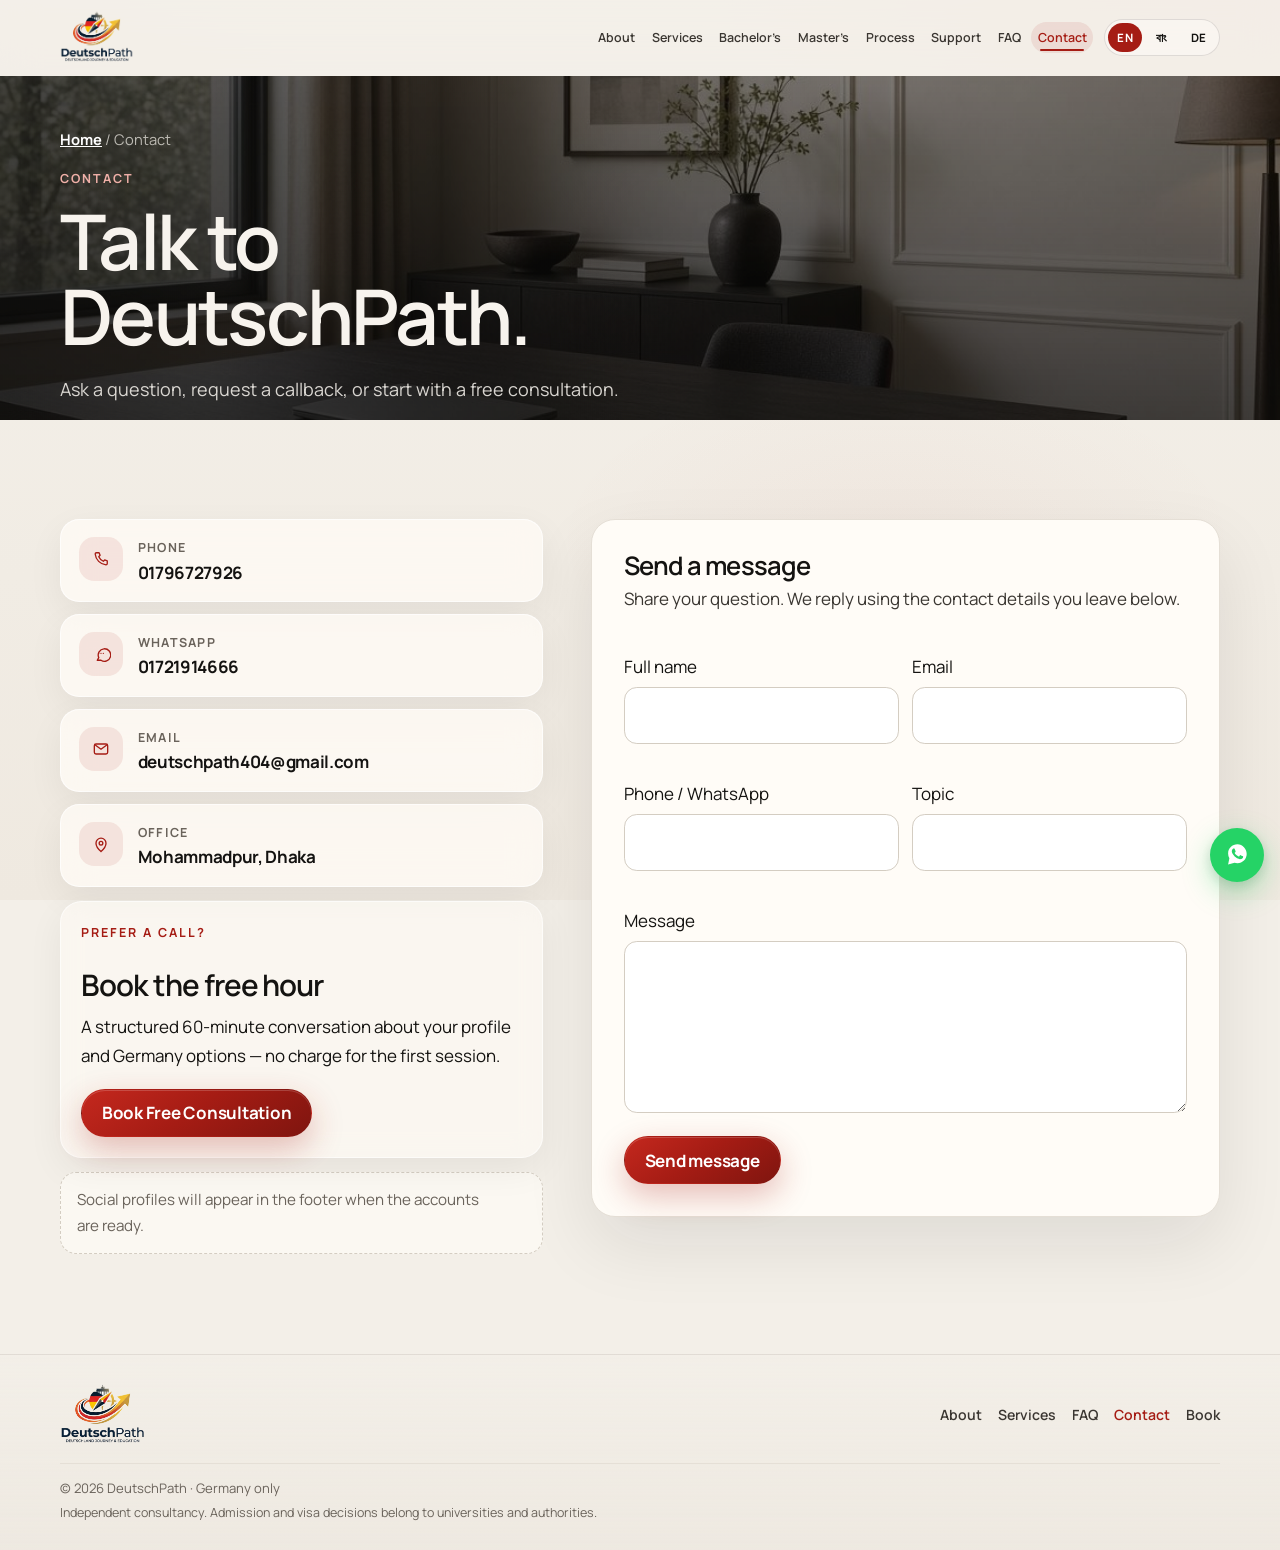
<file: contact.html>
<!DOCTYPE html>
<html lang="en">
<head>
  <meta charset="UTF-8">
  <meta name="viewport" content="width=device-width, initial-scale=1.0">
  <title>Contact | DeutschPath</title>
  <meta name="description" content="Contact DeutschPath about Bachelor’s or Master’s study in Germany. Send a message or book a free consultation.">
  <meta name="robots" content="index, follow">
  <meta name="theme-color" content="#f4f1eb">
  <meta name="author" content="DeutschPath">
  <link rel="canonical" href="https://deutschpath404.github.io/contact.html">
  <meta property="og:type" content="website">
  <meta property="og:site_name" content="DeutschPath">
  <meta property="og:locale" content="en_US">
  <meta property="og:title" content="Contact | DeutschPath">
  <meta property="og:description" content="Contact DeutschPath about Bachelor’s or Master’s study in Germany. Send a message or book a free consultation.">
  <meta property="og:url" content="https://deutschpath404.github.io/contact.html">
  <meta property="og:image" content="https://deutschpath404.github.io/assets/og.png">
  <meta property="og:image:alt" content="DeutschPath — Your Guided Path to Germany">
  <meta property="og:image:width" content="1200">
  <meta property="og:image:height" content="630">
  <meta property="og:image:type" content="image/png">
  <meta name="twitter:image:alt" content="DeutschPath — Your Guided Path to Germany">
  <meta name="twitter:card" content="summary_large_image">
  <meta name="twitter:title" content="Contact | DeutschPath">
  <meta name="twitter:description" content="Contact DeutschPath about Bachelor’s or Master’s study in Germany. Send a message or book a free consultation.">
  <meta name="twitter:image" content="https://deutschpath404.github.io/assets/og.png">
  <link rel="icon" href="assets/favicon.png" type="image/png">
  <link rel="apple-touch-icon" href="assets/icon-180.png">
  <link rel="manifest" href="site.webmanifest">
  <link rel="preconnect" href="https://fonts.googleapis.com">
  <link rel="preconnect" href="https://fonts.gstatic.com" crossorigin>
  <link href="https://fonts.googleapis.com/css2?family=Manrope:wght@400;500;600;700&amp;family=Hind+Siliguri:wght@400;500;600;700&amp;family=Noto+Serif+Bengali:wght@500;600;700&amp;display=swap" rel="stylesheet">
  <link rel="stylesheet" href="assets/css/main.css">
  <noscript><style>.reveal{opacity:1!important;transform:none!important}</style></noscript>
  <script>document.documentElement.classList.add("js");</script>
</head>
<body class="contact-page">
  <a class="skip-link" href="#main" data-i18n="ui.skip">Skip to content</a>
  <header class="site-header" id="header">
    <div class="header-inner">
      <a class="logo" href="index.html" aria-label="DeutschPath home" data-i18n="ui.homeAria" data-i18n-attr="aria-label">
        <img class="logo-img" src="assets/img/logo.png" alt="DeutschPath" width="680" height="508" decoding="async">
      </a>
      <nav class="nav" id="site-nav" aria-label="Primary">
        <a href="about.html">About</a><a href="services.html">Services</a><a href="bachelors.html">Bachelor’s</a><a href="masters.html">Master’s</a><a href="application-process.html">Process</a><a href="student-support.html">Support</a><a href="faq.html">FAQ</a><a href="contact.html" class="is-active" aria-current="page">Contact</a><a class="nav-cta" href="book.html">Book Free Consultation</a>
      </nav>
      <div class="header-actions">
        <a class="btn btn-primary header-cta" href="book.html" data-i18n="nav.bookShort">Book consultation</a>
        <button class="nav-toggle" type="button" aria-expanded="false" aria-controls="site-nav">
          <span class="sr-only" data-i18n="ui.openMenu">Open menu</span>
          <span class="nav-toggle-bars" aria-hidden="true"></span>
        </button>
      </div>
    </div>
  </header>
  <main id="main">

    <header class="page-hero page-hero-media">
      <div class="page-hero-bg" aria-hidden="true">
        <img src="assets/img/advisory.jpg" alt="" width="1152" height="864" decoding="async">
      </div>
      <div class="container">
        <p class="breadcrumb"><a href="index.html" data-i18n="ui.home">Home</a> / <span data-i18n="page.contact.crumb">Contact</span></p>
        <p class="eyebrow" data-i18n="page.contact.eye">Contact</p>
        <h1 data-i18n="page.contact.h1">Talk to DeutschPath.</h1>
        <p class="lede" data-i18n="page.contact.lede">Ask a question, request a callback, or start with a free consultation.</p>
      </div>
    </header>

    <section class="section contact-section">
      <div class="container contact-layout">
        <aside class="contact-aside stack">
          <div class="contact-channels" role="list">
            <article class="contact-channel" role="listitem">
              <span class="contact-channel-icon" aria-hidden="true">
                <svg viewBox="0 0 24 24" fill="none" stroke="currentColor" stroke-width="1.6"><path d="M6.5 4.5h3.2l1.2 3.1-1.6 1.6a11.5 11.5 0 005.5 5.5l1.6-1.6 3.1 1.2v3.2a1.5 1.5 0 01-1.5 1.5A14.5 14.5 0 015 6a1.5 1.5 0 011.5-1.5z" stroke-linejoin="round"/></svg>
              </span>
              <div>
                <p class="contact-channel-label" data-i18n="contact.phone">Phone</p>
                <p class="contact-channel-value" data-contact="phone">01796727926</p>
              </div>
            </article>
            <article class="contact-channel" role="listitem">
              <span class="contact-channel-icon" aria-hidden="true">
                <svg viewBox="0 0 24 24" fill="none" stroke="currentColor" stroke-width="1.6"><path d="M7.5 19.5l1.8-3.2A7.5 7.5 0 1112 19.5H7.5z" stroke-linejoin="round"/><path d="M9.2 11.2h.01M12 11.2h.01M14.8 11.2h.01" stroke-linecap="round"/></svg>
              </span>
              <div>
                <p class="contact-channel-label" data-i18n="contact.whatsapp">WhatsApp</p>
                <p class="contact-channel-value" data-contact="whatsapp">01721914666</p>
              </div>
            </article>
            <article class="contact-channel" role="listitem">
              <span class="contact-channel-icon" aria-hidden="true">
                <svg viewBox="0 0 24 24" fill="none" stroke="currentColor" stroke-width="1.6"><rect x="4" y="6" width="16" height="12" rx="2"/><path d="M5.5 7.5L12 12.2 18.5 7.5" stroke-linecap="round" stroke-linejoin="round"/></svg>
              </span>
              <div>
                <p class="contact-channel-label" data-i18n="contact.email">Email</p>
                <p class="contact-channel-value" data-contact="email">deutschpath404@gmail.com</p>
              </div>
            </article>
            <article class="contact-channel" role="listitem">
              <span class="contact-channel-icon" aria-hidden="true">
                <svg viewBox="0 0 24 24" fill="none" stroke="currentColor" stroke-width="1.6"><path d="M12 21s6-5.2 6-10a6 6 0 10-12 0c0 4.8 6 10 6 10z"/><circle cx="12" cy="11" r="2.2"/></svg>
              </span>
              <div>
                <p class="contact-channel-label" data-i18n="contact.office">Office</p>
                <p class="contact-channel-value" data-contact="address">Mohammadpur, Dhaka</p>
              </div>
            </article>
          </div>

          <article class="contact-consult panel">
            <p class="section-kicker" data-i18n="contact.consultKicker">Prefer a call?</p>
            <h2 data-i18n="contact.consultTitle">Book the free hour</h2>
            <p data-i18n="contact.consultText">A structured 60-minute conversation about your profile and Germany options — no charge for the first session.</p>
            <a class="btn btn-primary" href="book.html" data-i18n="cta.book">Book Free Consultation</a>
          </article>

          <p class="notice" data-i18n="contact.socialNote">Social profiles will appear in the footer when the accounts are ready.</p>
        </aside>

        <div class="contact-form-wrap">
          <form class="form-shell" data-form="contact" data-success-target="contact-success" data-success="Thank you. Your message has been received." data-label="Send message" novalidate>
            <h2 data-i18n="contact.formTitle">Send a message</h2>
            <p class="form-intro" data-i18n="contact.formIntro">Share your question. We reply using the contact details you leave below.</p>
            <p class="form-summary" data-form-summary role="alert"></p>
            <div class="hp" aria-hidden="true"><label>Company website <input type="text" name="company_website" tabindex="-1" autocomplete="off"></label></div>
            <div class="form-grid two">
              <div class="field">
                <label for="contact-name"><span data-i18n="form.name">Full name</span> <span aria-hidden="true">*</span></label>
                <input id="contact-name" name="fullName" autocomplete="name" required maxlength="120">
                <p class="field-error"></p>
              </div>
              <div class="field">
                <label for="contact-email"><span data-i18n="form.email">Email</span> <span aria-hidden="true">*</span></label>
                <input id="contact-email" name="email" type="email" autocomplete="email" required maxlength="160">
                <p class="field-error"></p>
              </div>
              <div class="field">
                <label for="contact-phone" data-i18n="form.phone">Phone / WhatsApp</label>
                <input id="contact-phone" name="phone" type="tel" autocomplete="tel" inputmode="tel" maxlength="30">
                <p class="field-error"></p>
              </div>
              <div class="field">
                <label for="contact-topic" data-i18n="form.topic">Topic</label>
                <input id="contact-topic" name="topic" maxlength="120">
                <p class="field-error"></p>
              </div>
              <div class="field form-span-2">
                <label for="contact-message"><span data-i18n="form.message">Message</span> <span aria-hidden="true">*</span></label>
                <textarea id="contact-message" name="message" required maxlength="2000" rows="5"></textarea>
                <p class="field-error"></p>
              </div>
            </div>
            <button class="btn btn-primary" type="submit"><span class="btn-label" data-i18n="contact.send">Send message</span></button>
          </form>
          <div class="form-success" id="contact-success" hidden>
            <h2 tabindex="-1" data-i18n="contact.statusTitle">Message status</h2>
            <p data-success-text></p>
            <p data-success-note hidden></p>
          </div>
        </div>
      </div>
    </section>

  </main>
  <footer class="site-footer">
    <div class="container footer-compact">
      <div class="footer-top">
        <a class="logo" href="index.html" aria-label="DeutschPath home">
          <img class="logo-img" src="assets/img/logo.png" alt="DeutschPath" width="680" height="508" loading="lazy" decoding="async">
        </a>
        <nav class="footer-inline" aria-label="Footer">
          <a href="about.html" data-i18n="nav.about">About</a>
          <a href="services.html" data-i18n="nav.services">Services</a>
          <a href="faq.html" data-i18n="nav.faq">FAQ</a>
          <a href="contact.html" aria-current="page" data-i18n="nav.contact">Contact</a>
          <a href="book.html" data-i18n="nav.bookMini">Book</a>
        </nav>
      </div>
      <div class="footer-bottom">
        <p data-i18n="footer.copy">© <span id="year">2026</span> DeutschPath · Germany only</p>
        <p class="disclaimer" data-i18n="footer.disclaimer">Independent consultancy. Admission and visa decisions belong to universities and authorities.</p>
      </div>
    </div>
  </footer>
  <div class="mobile-bar">
    <a class="mobile-contact" href="contact.html" data-whatsapp-link data-i18n="ui.contact">Contact</a>
    <a class="btn btn-primary btn-block" href="book.html" data-i18n="cta.book">Book Free Consultation</a>
  </div>
  <script src="assets/js/config.js"></script>
  <script src="assets/js/data.js"></script>
  <script src="assets/js/api.js"></script>
  <script src="assets/js/i18n.js"></script>
  <script src="assets/js/main.js"></script>
  <script src="assets/js/form.js"></script>
</body>
</html>
</file>
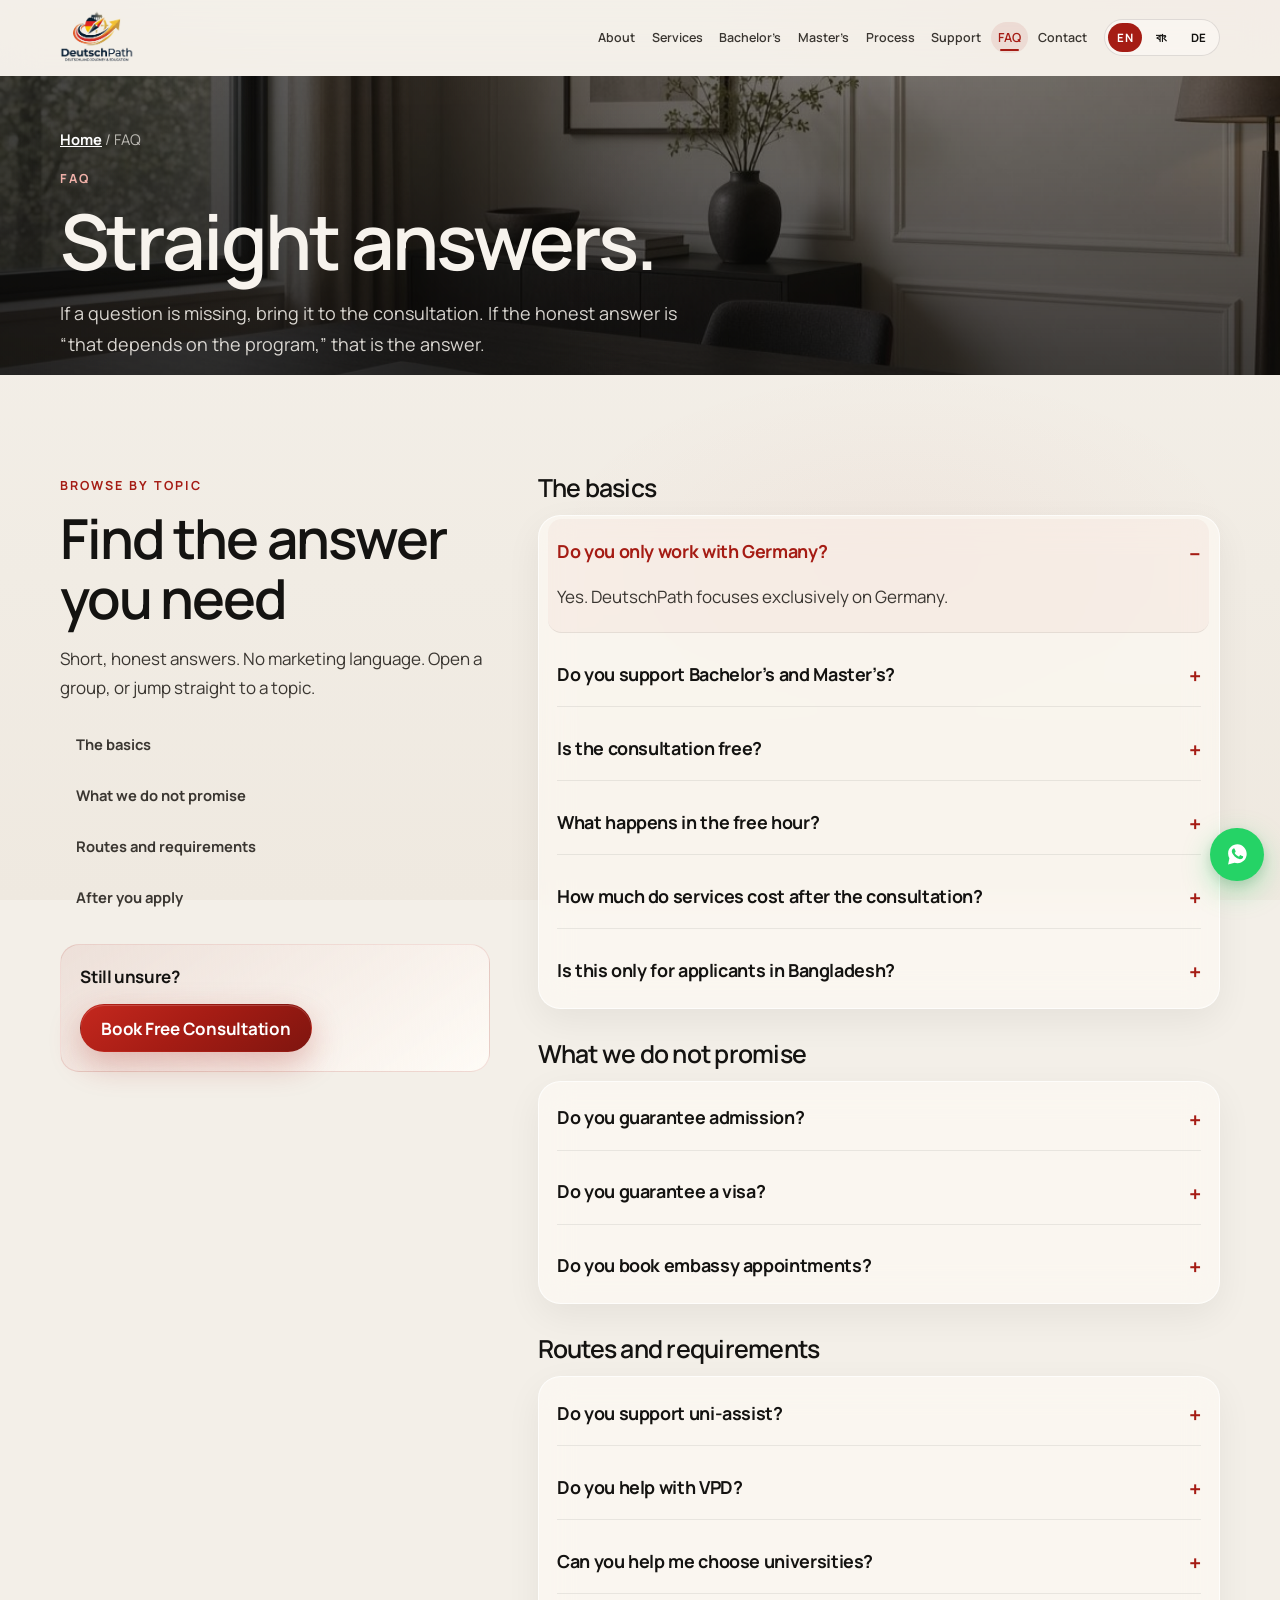
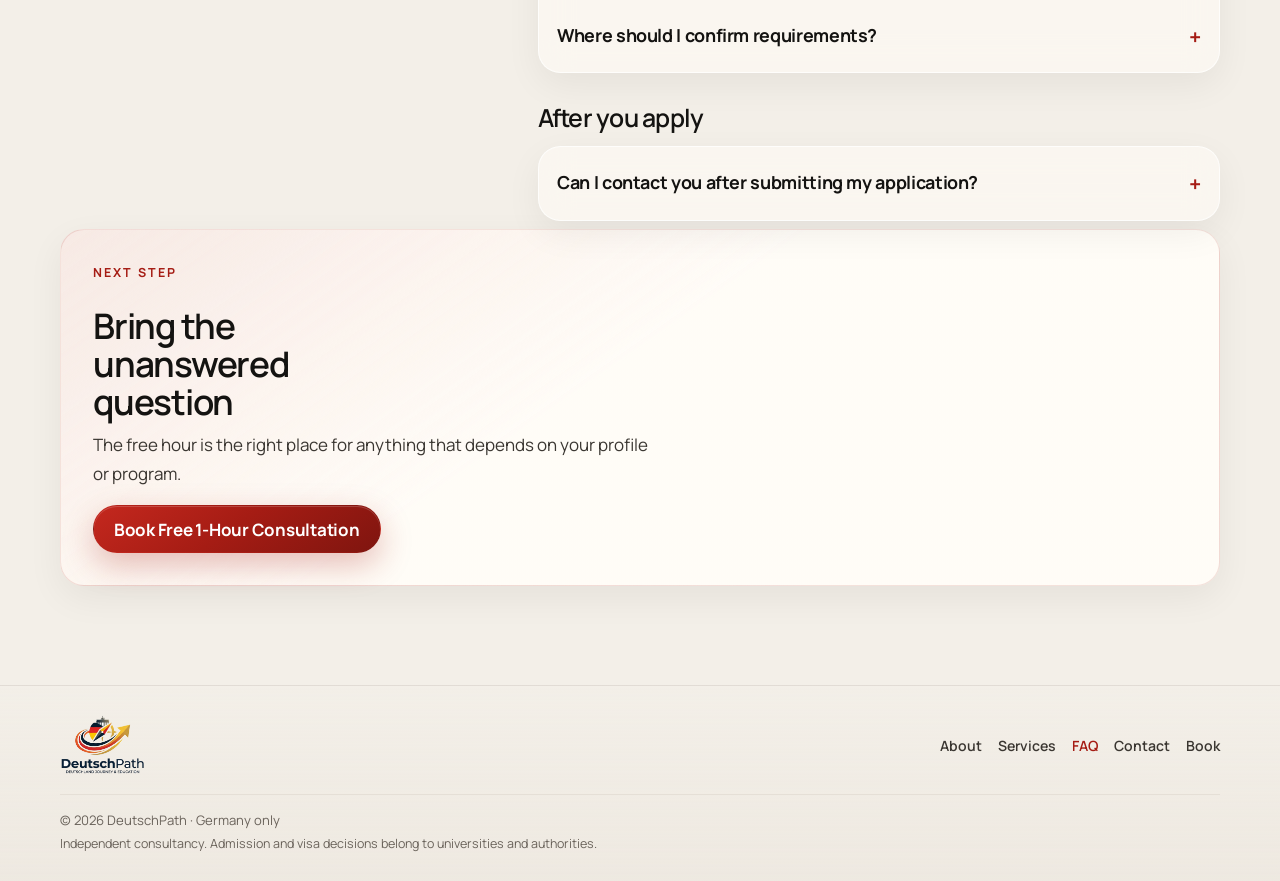
<file: faq.html>
<!DOCTYPE html>
<html lang="en">
<head>
  <meta charset="UTF-8">
  <meta name="viewport" content="width=device-width, initial-scale=1.0">
  <title>FAQ | Study in Germany with DeutschPath</title>
  <meta name="description" content="Answers about Germany-only support, the free consultation, uni-assist, VPD, admissions, and visas.">
  <meta name="robots" content="index, follow">
  <meta name="theme-color" content="#f4f1eb">
  <meta name="author" content="DeutschPath">
  <link rel="canonical" href="https://deutschpath404.github.io/faq.html">
  <meta property="og:type" content="website">
  <meta property="og:site_name" content="DeutschPath">
  <meta property="og:locale" content="en_US">
  <meta property="og:title" content="FAQ | Study in Germany with DeutschPath">
  <meta property="og:description" content="Answers about Germany-only support, the free consultation, uni-assist, VPD, admissions, and visas.">
  <meta property="og:url" content="https://deutschpath404.github.io/faq.html">
  <meta property="og:image" content="https://deutschpath404.github.io/assets/og.png">
  <meta property="og:image:alt" content="DeutschPath — Your Guided Path to Germany">
  <meta property="og:image:width" content="1200">
  <meta property="og:image:height" content="630">
  <meta property="og:image:type" content="image/png">
  <meta name="twitter:image:alt" content="DeutschPath — Your Guided Path to Germany">
  <meta name="twitter:card" content="summary_large_image">
  <meta name="twitter:title" content="FAQ | Study in Germany with DeutschPath">
  <meta name="twitter:description" content="Answers about Germany-only support, the free consultation, uni-assist, VPD, admissions, and visas.">
  <meta name="twitter:image" content="https://deutschpath404.github.io/assets/og.png">
  <link rel="icon" href="assets/favicon.png" type="image/png">
  <link rel="apple-touch-icon" href="assets/icon-180.png">
  <link rel="manifest" href="site.webmanifest">
  <link rel="preconnect" href="https://fonts.googleapis.com">
  <link rel="preconnect" href="https://fonts.gstatic.com" crossorigin>
  <link href="https://fonts.googleapis.com/css2?family=Manrope:wght@400;500;600;700&amp;family=Hind+Siliguri:wght@400;500;600;700&amp;family=Noto+Serif+Bengali:wght@500;600;700&amp;display=swap" rel="stylesheet">
  <link rel="stylesheet" href="assets/css/main.css">
  
  <noscript><style>.reveal{opacity:1!important;transform:none!important}</style></noscript>
  <script>document.documentElement.classList.add("js");</script>
  <script type="application/ld+json">{"@context": "https://schema.org", "@type": "FAQPage", "mainEntity": [{"@type": "Question", "name": "Do you only work with Germany?", "acceptedAnswer": {"@type": "Answer", "text": "Yes. DeutschPath focuses exclusively on Germany."}}, {"@type": "Question", "name": "Do you support Bachelor’s and Master’s?", "acceptedAnswer": {"@type": "Answer", "text": "Yes. Guidance is available for Bachelor’s and Master’s applicants."}}, {"@type": "Question", "name": "Is the consultation free?", "acceptedAnswer": {"@type": "Answer", "text": "Yes, the first consultation is one hour and free."}}, {"@type": "Question", "name": "Do you guarantee admission?", "acceptedAnswer": {"@type": "Answer", "text": "No. Universities make admission decisions independently."}}, {"@type": "Question", "name": "Do you guarantee a visa?", "acceptedAnswer": {"@type": "Answer", "text": "No. German authorities make visa decisions independently."}}, {"@type": "Question", "name": "Do you book embassy appointments?", "acceptedAnswer": {"@type": "Answer", "text": "We provide guidance for the online appointment process, but appointment availability is controlled by the relevant authorities."}}, {"@type": "Question", "name": "Do you support uni-assist?", "acceptedAnswer": {"@type": "Answer", "text": "Yes, where uni-assist is the applicable application route."}}, {"@type": "Question", "name": "Do you help with VPD?", "acceptedAnswer": {"@type": "Answer", "text": "Yes. When a program asks for a VPD, we help you understand what that step involves."}}, {"@type": "Question", "name": "Can you help me choose universities?", "acceptedAnswer": {"@type": "Answer", "text": "Yes. We assess your profile and help identify potentially suitable programs."}}, {"@type": "Question", "name": "Can I contact you after submitting my application?", "acceptedAnswer": {"@type": "Answer", "text": "Yes. Continuous student support is part of our service model."}}, {"@type": "Question", "name": "What happens in the free hour?", "acceptedAnswer": {"@type": "Answer", "text": "We look at your academic background, the level you want to study, and the parts of the Germany process that apply to you. You leave with a clearer set of next steps. The hour is not an admission or visa decision."}}, {"@type": "Question", "name": "How much do services cost after the consultation?", "acceptedAnswer": {"@type": "Answer", "text": "Any fee is explained before you decide to continue. The first one-hour consultation is free. DeutschPath does not publish a price until the scope of support is clear."}}, {"@type": "Question", "name": "Is this only for applicants in Bangladesh?", "acceptedAnswer": {"@type": "Answer", "text": "DeutschPath is built for students applying from Bangladesh. If you are somewhere else, say so in the consultation request and the team can confirm whether they can help."}}, {"@type": "Question", "name": "Where should I confirm requirements?", "acceptedAnswer": {"@type": "Answer", "text": "Use the current program page, the route that university names, and the official guidance from the relevant authority. Requirements change, and a previous applicant’s checklist may not match yours."}}]}</script>
</head>
<body>
  <a class="skip-link" href="#main">Skip to content</a>
  <header class="site-header" id="header">
    <div class="header-inner">
      <a class="logo" href="index.html" aria-label="DeutschPath home">
        <img class="logo-img" src="assets/img/logo.png" alt="DeutschPath" width="680" height="508" decoding="async">
      </a>
      <nav class="nav" id="site-nav" aria-label="Primary">
        <a href="about.html">About</a><a href="services.html">Services</a><a href="bachelors.html">Bachelor’s</a><a href="masters.html">Master’s</a><a href="application-process.html">Process</a><a href="student-support.html">Support</a><a href="faq.html" class="is-active" aria-current="page">FAQ</a><a href="contact.html">Contact</a><a class="nav-cta" href="book.html">Book Free Consultation</a>
      </nav>
      <div class="header-actions">
        <a class="btn btn-primary header-cta" href="book.html">Book consultation</a>
        <button class="nav-toggle" type="button" aria-expanded="false" aria-controls="site-nav">
          <span class="sr-only">Open menu</span>
          <span class="nav-toggle-bars" aria-hidden="true"></span>
        </button>
      </div>
    </div>
  </header>
  <main id="main">

    <header class="page-hero page-hero-media">
      <div class="page-hero-bg" aria-hidden="true">
        <img src="assets/img/advisory.jpg" alt="" width="1152" height="864" decoding="async">
      </div>
      <div class="container">
        <p class="breadcrumb"><a href="index.html" data-i18n="ui.home">Home</a> / <span data-i18n="page.faq.crumb">FAQ</span></p>
        <p class="eyebrow" data-i18n="page.faq.eye">FAQ</p>
        <h1 data-i18n="page.faq.h1">Straight answers.</h1>
        <p class="lede" data-i18n="page.faq.lede">If a question is missing, bring it to the consultation. If the honest answer is “that depends on the program,” that is the answer.</p>
      </div>
    </header>

    <section class="section faq-page">
      <div class="container faq-layout">
        <aside class="faq-aside">
          <p class="section-kicker" data-i18n="faq.asideKicker">Browse by topic</p>
          <h2 class="section-title" data-i18n="faq.asideTitle">Find the answer you need</h2>
          <p class="section-intro" data-i18n="faq.asideIntro">Short, honest answers. No marketing language. Open a group, or jump straight to a topic.</p>
          <nav class="faq-jump" aria-label="FAQ topics">
            <a href="#basics" data-i18n="faq.g1">The basics</a>
            <a href="#limits" data-i18n="faq.g2">What we do not promise</a>
            <a href="#routes" data-i18n="faq.g3">Routes and requirements</a>
            <a href="#support" data-i18n="faq.g4">After you apply</a>
          </nav>
          <div class="faq-aside-cta">
            <p data-i18n="faq.asideCta">Still unsure?</p>
            <a class="btn btn-primary" href="book.html" data-i18n="cta.book">Book Free Consultation</a>
          </div>
        </aside>
        <div class="faq-groups">
        <div class="faq-group" id="basics">
          <h2 class="faq-group-title" data-i18n="faq.g1">The basics</h2>
          <div class="faq-list faq-list-premium">
            <article class="faq-item is-open">
              <h3><button type="button" id="faq-q0" aria-expanded="true" aria-controls="faq-a0" data-i18n="faq.q0">Do you only work with Germany?</button></h3>
              <div class="faq-panel" id="faq-a0" role="region" aria-labelledby="faq-q0">
                <div class="faq-panel-inner"><p data-i18n="faq.a0">Yes. DeutschPath focuses exclusively on Germany.</p></div>
              </div>
            </article>
            <article class="faq-item">
              <h3><button type="button" id="faq-q1" aria-expanded="false" aria-controls="faq-a1" data-i18n="faq.q1">Do you support Bachelor’s and Master’s?</button></h3>
              <div class="faq-panel" id="faq-a1" role="region" aria-labelledby="faq-q1">
                <div class="faq-panel-inner"><p data-i18n="faq.a1">Yes. Guidance is available for Bachelor’s and Master’s applicants.</p></div>
              </div>
            </article>
            <article class="faq-item">
              <h3><button type="button" id="faq-q2" aria-expanded="false" aria-controls="faq-a2" data-i18n="faq.q2">Is the consultation free?</button></h3>
              <div class="faq-panel" id="faq-a2" role="region" aria-labelledby="faq-q2">
                <div class="faq-panel-inner"><p data-i18n="faq.a2">Yes, the first consultation is one hour and free.</p></div>
              </div>
            </article>
            <article class="faq-item">
              <h3><button type="button" id="faq-q10" aria-expanded="false" aria-controls="faq-a10" data-i18n="faq.q10">What happens in the free hour?</button></h3>
              <div class="faq-panel" id="faq-a10" role="region" aria-labelledby="faq-q10">
                <div class="faq-panel-inner"><p data-i18n="faq.a10">We look at your academic background, the level you want to study, and the parts of the Germany process that apply to you. You leave with a clearer set of next steps. The hour is not an admission or visa decision.</p></div>
              </div>
            </article>
            <article class="faq-item">
              <h3><button type="button" id="faq-q11" aria-expanded="false" aria-controls="faq-a11" data-i18n="faq.q11">How much do services cost after the consultation?</button></h3>
              <div class="faq-panel" id="faq-a11" role="region" aria-labelledby="faq-q11">
                <div class="faq-panel-inner"><p data-i18n="faq.a11">Any fee is explained before you decide to continue. The first one-hour consultation is free. DeutschPath does not publish a price until the scope of support is clear.</p></div>
              </div>
            </article>
            <article class="faq-item">
              <h3><button type="button" id="faq-q12" aria-expanded="false" aria-controls="faq-a12" data-i18n="faq.q12">Is this only for applicants in Bangladesh?</button></h3>
              <div class="faq-panel" id="faq-a12" role="region" aria-labelledby="faq-q12">
                <div class="faq-panel-inner"><p data-i18n="faq.a12">DeutschPath is built for students applying from Bangladesh. If you are somewhere else, say so in the consultation request and the team can confirm whether they can help.</p></div>
              </div>
            </article>
          </div>
        </div>
        <div class="faq-group" id="limits">
          <h2 class="faq-group-title" data-i18n="faq.g2">What we do not promise</h2>
          <div class="faq-list faq-list-premium">
            <article class="faq-item">
              <h3><button type="button" id="faq-q3" aria-expanded="false" aria-controls="faq-a3" data-i18n="faq.q3">Do you guarantee admission?</button></h3>
              <div class="faq-panel" id="faq-a3" role="region" aria-labelledby="faq-q3">
                <div class="faq-panel-inner"><p data-i18n="faq.a3">No. Universities make admission decisions independently.</p></div>
              </div>
            </article>
            <article class="faq-item">
              <h3><button type="button" id="faq-q4" aria-expanded="false" aria-controls="faq-a4" data-i18n="faq.q4">Do you guarantee a visa?</button></h3>
              <div class="faq-panel" id="faq-a4" role="region" aria-labelledby="faq-q4">
                <div class="faq-panel-inner"><p data-i18n="faq.a4">No. German authorities make visa decisions independently.</p></div>
              </div>
            </article>
            <article class="faq-item">
              <h3><button type="button" id="faq-q5" aria-expanded="false" aria-controls="faq-a5" data-i18n="faq.q5">Do you book embassy appointments?</button></h3>
              <div class="faq-panel" id="faq-a5" role="region" aria-labelledby="faq-q5">
                <div class="faq-panel-inner"><p data-i18n="faq.a5">We provide guidance for the online appointment process, but appointment availability is controlled by the relevant authorities.</p></div>
              </div>
            </article>
          </div>
        </div>
        <div class="faq-group" id="routes">
          <h2 class="faq-group-title" data-i18n="faq.g3">Routes and requirements</h2>
          <div class="faq-list faq-list-premium">
            <article class="faq-item">
              <h3><button type="button" id="faq-q6" aria-expanded="false" aria-controls="faq-a6" data-i18n="faq.q6">Do you support uni-assist?</button></h3>
              <div class="faq-panel" id="faq-a6" role="region" aria-labelledby="faq-q6">
                <div class="faq-panel-inner"><p data-i18n="faq.a6">Yes, where uni-assist is the applicable application route.</p></div>
              </div>
            </article>
            <article class="faq-item">
              <h3><button type="button" id="faq-q7" aria-expanded="false" aria-controls="faq-a7" data-i18n="faq.q7">Do you help with VPD?</button></h3>
              <div class="faq-panel" id="faq-a7" role="region" aria-labelledby="faq-q7">
                <div class="faq-panel-inner"><p data-i18n="faq.a7">Yes. When a program asks for a VPD, we help you understand what that step involves.</p></div>
              </div>
            </article>
            <article class="faq-item">
              <h3><button type="button" id="faq-q8" aria-expanded="false" aria-controls="faq-a8" data-i18n="faq.q8">Can you help me choose universities?</button></h3>
              <div class="faq-panel" id="faq-a8" role="region" aria-labelledby="faq-q8">
                <div class="faq-panel-inner"><p data-i18n="faq.a8">Yes. We assess your profile and help identify potentially suitable programs.</p></div>
              </div>
            </article>
            <article class="faq-item">
              <h3><button type="button" id="faq-q13" aria-expanded="false" aria-controls="faq-a13" data-i18n="faq.q13">Where should I confirm requirements?</button></h3>
              <div class="faq-panel" id="faq-a13" role="region" aria-labelledby="faq-q13">
                <div class="faq-panel-inner"><p data-i18n="faq.a13">Use the current program page, the route that university names, and the official guidance from the relevant authority. Requirements change, and a previous applicant’s checklist may not match yours.</p></div>
              </div>
            </article>
          </div>
        </div>
        <div class="faq-group" id="support">
          <h2 class="faq-group-title" data-i18n="faq.g4">After you apply</h2>
          <div class="faq-list faq-list-premium">
            <article class="faq-item">
              <h3><button type="button" id="faq-q9" aria-expanded="false" aria-controls="faq-a9" data-i18n="faq.q9">Can I contact you after submitting my application?</button></h3>
              <div class="faq-panel" id="faq-a9" role="region" aria-labelledby="faq-q9">
                <div class="faq-panel-inner"><p data-i18n="faq.a9">Yes. Continuous student support is part of our service model.</p></div>
              </div>
            </article>
          </div>
        </div>
        </div>
      </div>

      <div class="container">
        <div class="services-cta faq-cta">
          <p class="section-kicker" data-i18n="faq.ctaK">Next step</p>
          <h2 data-i18n="faq.ctaT">Bring the unanswered question</h2>
          <p data-i18n="faq.ctaP">The free hour is the right place for anything that depends on your profile or program.</p>
          <a class="btn btn-primary" href="book.html" data-i18n="cta.bookHour">Book Free 1-Hour Consultation</a>
        </div>
      </div>
    </section>

  </main>
  <footer class="site-footer">
    <div class="container footer-compact">
      <div class="footer-top">
        <a class="logo" href="index.html" aria-label="DeutschPath home">
          <img class="logo-img" src="assets/img/logo.png" alt="DeutschPath" width="680" height="508" loading="lazy" decoding="async">
        </a>
        <nav class="footer-inline" aria-label="Footer">
          <a href="about.html">About</a>
          <a href="services.html">Services</a>
          <a href="faq.html" aria-current="page">FAQ</a>
          <a href="contact.html">Contact</a>
          <a href="book.html">Book</a>
        </nav>
      </div>
      <div class="footer-bottom">
        <p>© <span id="year">2026</span> DeutschPath · Germany only</p>
        <p class="disclaimer">Independent consultancy. Admission and visa decisions belong to universities and authorities.</p>
      </div>
    </div>
  </footer>
  <div class="mobile-bar">
    <a class="mobile-contact" href="contact.html" data-whatsapp-link>Contact</a>
    <a class="btn btn-primary btn-block" href="book.html">Book Free Consultation</a>
  </div>
  <script src="assets/js/config.js"></script>
  <script src="assets/js/data.js"></script>
  <script src="assets/js/api.js"></script>
  <script src="assets/js/i18n.js"></script>
  <script src="assets/js/main.js"></script>
  <script src="assets/js/form.js"></script>
  <script src="assets/js/directory.js"></script>
</body>
</html>
</file>
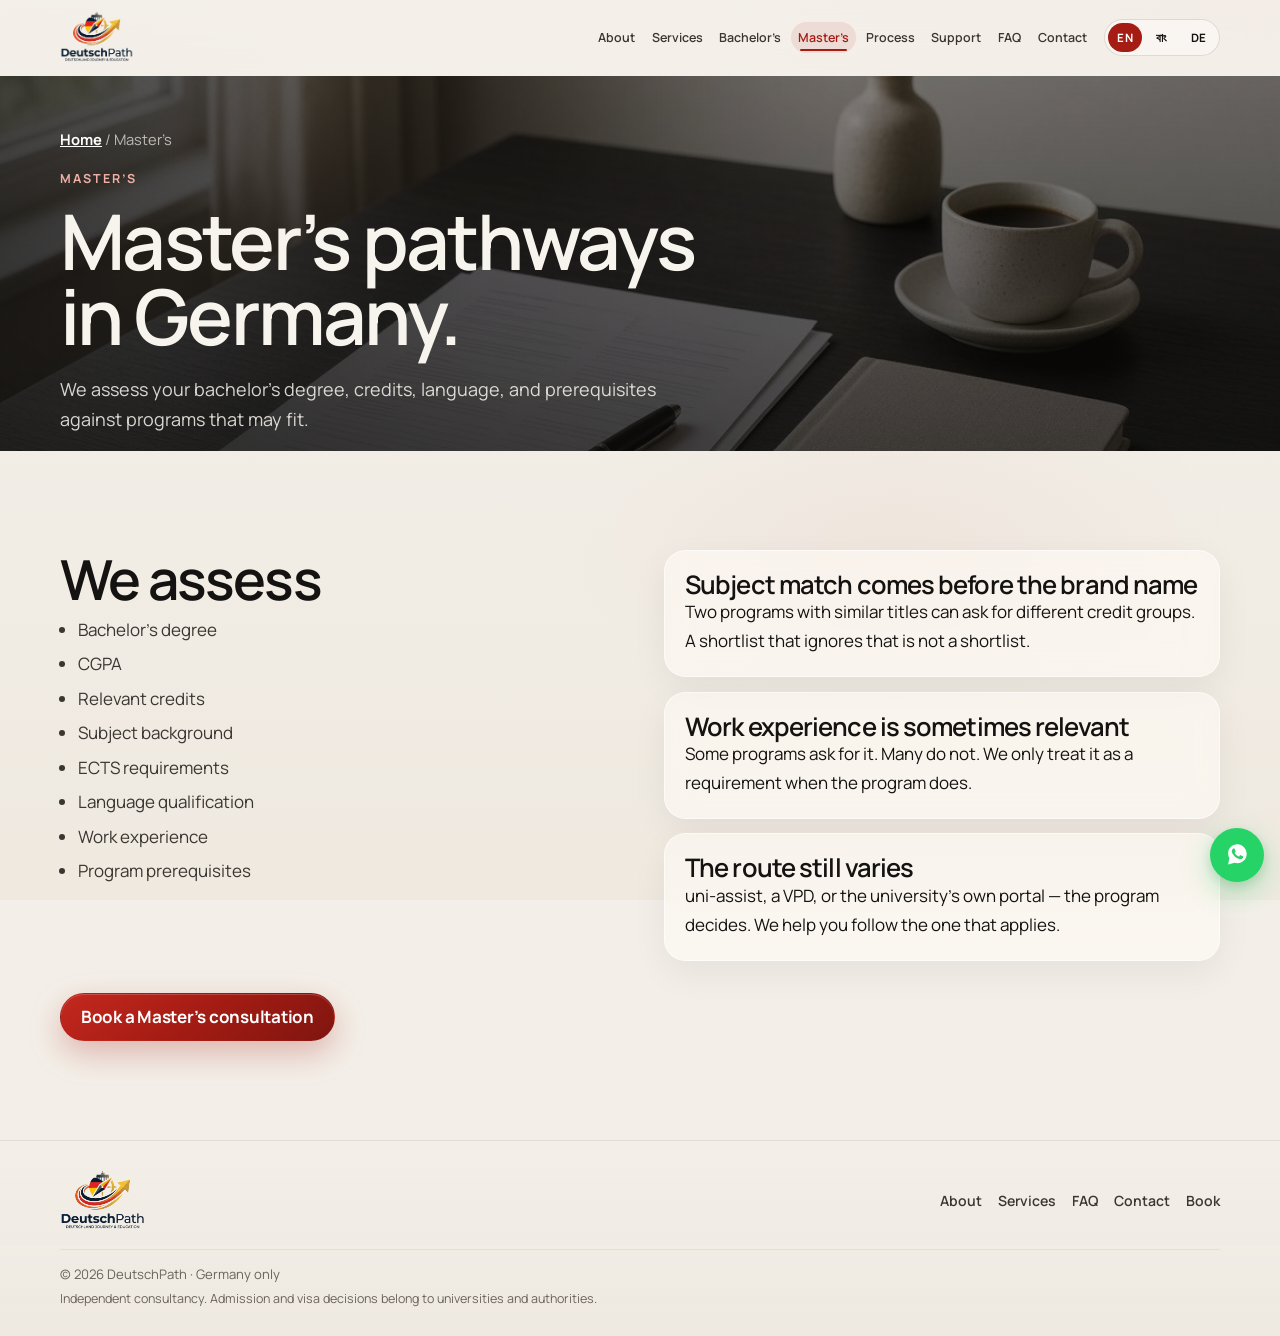
<file: masters.html>
<!DOCTYPE html>
<html lang="en">
<head>
  <meta charset="UTF-8">
  <meta name="viewport" content="width=device-width, initial-scale=1.0">
  <title>Master’s in Germany | Application Guidance | DeutschPath</title>
  <meta name="description" content="Profile-based guidance for Master’s applicants reviewing CGPA, credits, ECTS, language, and program prerequisites in Germany.">
  <meta name="robots" content="index, follow">
  <meta name="theme-color" content="#f4f1eb">
  <meta name="author" content="DeutschPath">
  <link rel="canonical" href="https://deutschpath404.github.io/masters.html">
  <meta property="og:type" content="website">
  <meta property="og:site_name" content="DeutschPath">
  <meta property="og:locale" content="en_US">
  <meta property="og:title" content="Master’s in Germany | Application Guidance | DeutschPath">
  <meta property="og:description" content="Profile-based guidance for Master’s applicants reviewing CGPA, credits, ECTS, language, and program prerequisites in Germany.">
  <meta property="og:url" content="https://deutschpath404.github.io/masters.html">
  <meta property="og:image" content="https://deutschpath404.github.io/assets/og.png">
  <meta property="og:image:alt" content="DeutschPath — Your Guided Path to Germany">
  <meta property="og:image:width" content="1200">
  <meta property="og:image:height" content="630">
  <meta property="og:image:type" content="image/png">
  <meta name="twitter:image:alt" content="DeutschPath — Your Guided Path to Germany">
  <meta name="twitter:card" content="summary_large_image">
  <meta name="twitter:title" content="Master’s in Germany | Application Guidance | DeutschPath">
  <meta name="twitter:description" content="Profile-based guidance for Master’s applicants reviewing CGPA, credits, ECTS, language, and program prerequisites in Germany.">
  <meta name="twitter:image" content="https://deutschpath404.github.io/assets/og.png">
  <link rel="icon" href="assets/favicon.png" type="image/png">
  <link rel="apple-touch-icon" href="assets/icon-180.png">
  <link rel="manifest" href="site.webmanifest">
  <link rel="preconnect" href="https://fonts.googleapis.com">
  <link rel="preconnect" href="https://fonts.gstatic.com" crossorigin>
  <link href="https://fonts.googleapis.com/css2?family=Manrope:wght@400;500;600;700&amp;family=Hind+Siliguri:wght@400;500;600;700&amp;family=Noto+Serif+Bengali:wght@500;600;700&amp;display=swap" rel="stylesheet">
  <link rel="stylesheet" href="assets/css/main.css">
  
  <noscript><style>.reveal{opacity:1!important;transform:none!important}</style></noscript>
  <script>document.documentElement.classList.add("js");</script>
  
</head>
<body>
  <a class="skip-link" href="#main">Skip to content</a>
  <header class="site-header" id="header">
    <div class="header-inner">
      <a class="logo" href="index.html" aria-label="DeutschPath home">
        <img class="logo-img" src="assets/img/logo.png" alt="DeutschPath" width="680" height="508" decoding="async">
      </a>
      <nav class="nav" id="site-nav" aria-label="Primary">
        <a href="about.html">About</a><a href="services.html">Services</a><a href="bachelors.html">Bachelor’s</a><a href="masters.html" class="is-active" aria-current="page">Master’s</a><a href="application-process.html">Process</a><a href="student-support.html">Support</a><a href="faq.html">FAQ</a><a href="contact.html">Contact</a><a class="nav-cta" href="book.html">Book Free Consultation</a>
      </nav>
      <div class="header-actions">
        <a class="btn btn-primary header-cta" href="book.html">Book consultation</a>
        <button class="nav-toggle" type="button" aria-expanded="false" aria-controls="site-nav">
          <span class="sr-only">Open menu</span>
          <span class="nav-toggle-bars" aria-hidden="true"></span>
        </button>
      </div>
    </div>
  </header>
  <main id="main">

    <header class="page-hero page-hero-media">
      <div class="page-hero-bg" aria-hidden="true">
        <img src="assets/img/study-desk.jpg" alt="" width="1152" height="864" decoding="async">
      </div>
      <div class="container">
        <p class="breadcrumb"><a href="index.html">Home</a> / Master’s</p>
        <p class="eyebrow">Master’s</p>
        <h1>Planning a Master’s in Germany?</h1>
        <p class="lede">A Master’s application is mostly a comparison: your bachelor’s, your credits, and the prerequisites written on that program page.</p>
      </div>
    </header>
    <section class="section">
      <div class="container split-2">
        <div>
          <h2 class="section-title">We assess</h2>
          <ul class="check-list">
            <li>Bachelor’s degree</li>
            <li>CGPA</li>
            <li>Relevant credits</li>
            <li>Subject background</li>
            <li>ECTS requirements</li>
            <li>Language qualification</li>
            <li>Work experience</li>
            <li>Program prerequisites</li>
          </ul>
        </div>
        <div class="stack">
          <article class="panel"><h2>Subject match comes before the brand name</h2><p>Two programs with similar titles can ask for different credit groups. A shortlist that ignores that is not a shortlist.</p></article>
          <article class="panel"><h2>Work experience is sometimes relevant</h2><p>Some programs ask for it. Many do not. We only treat it as a requirement when the program does.</p></article>
          <article class="panel"><h2>The route still varies</h2><p>uni-assist, a VPD, or the university’s own portal — the program decides. We help you follow the one that applies.</p></article>
        </div>
      </div>
      <div class="container" style="margin-top:2rem">
        <a class="btn btn-primary" href="book.html?level=masters">Book a Master’s consultation</a>
      </div>
    </section>

  </main>
  <footer class="site-footer">
    <div class="container footer-compact">
      <div class="footer-top">
        <a class="logo" href="index.html" aria-label="DeutschPath home">
          <img class="logo-img" src="assets/img/logo.png" alt="DeutschPath" width="680" height="508" loading="lazy" decoding="async">
        </a>
        <nav class="footer-inline" aria-label="Footer">
          <a href="about.html">About</a>
          <a href="services.html">Services</a>
          <a href="faq.html">FAQ</a>
          <a href="contact.html">Contact</a>
          <a href="book.html">Book</a>
        </nav>
      </div>
      <div class="footer-bottom">
        <p>© <span id="year">2026</span> DeutschPath · Germany only</p>
        <p class="disclaimer">Independent consultancy. Admission and visa decisions belong to universities and authorities.</p>
      </div>
    </div>
  </footer>
  <div class="mobile-bar">
    <a class="mobile-contact" href="contact.html" data-whatsapp-link>Contact</a>
    <a class="btn btn-primary btn-block" href="book.html">Book Free Consultation</a>
  </div>
  <script src="assets/js/config.js"></script>
  <script src="assets/js/data.js"></script>
  <script src="assets/js/api.js"></script>
  <script src="assets/js/i18n.js"></script>
  <script src="assets/js/main.js"></script>
  <script src="assets/js/form.js"></script>
  <script src="assets/js/directory.js"></script>
</body>
</html>
</file>
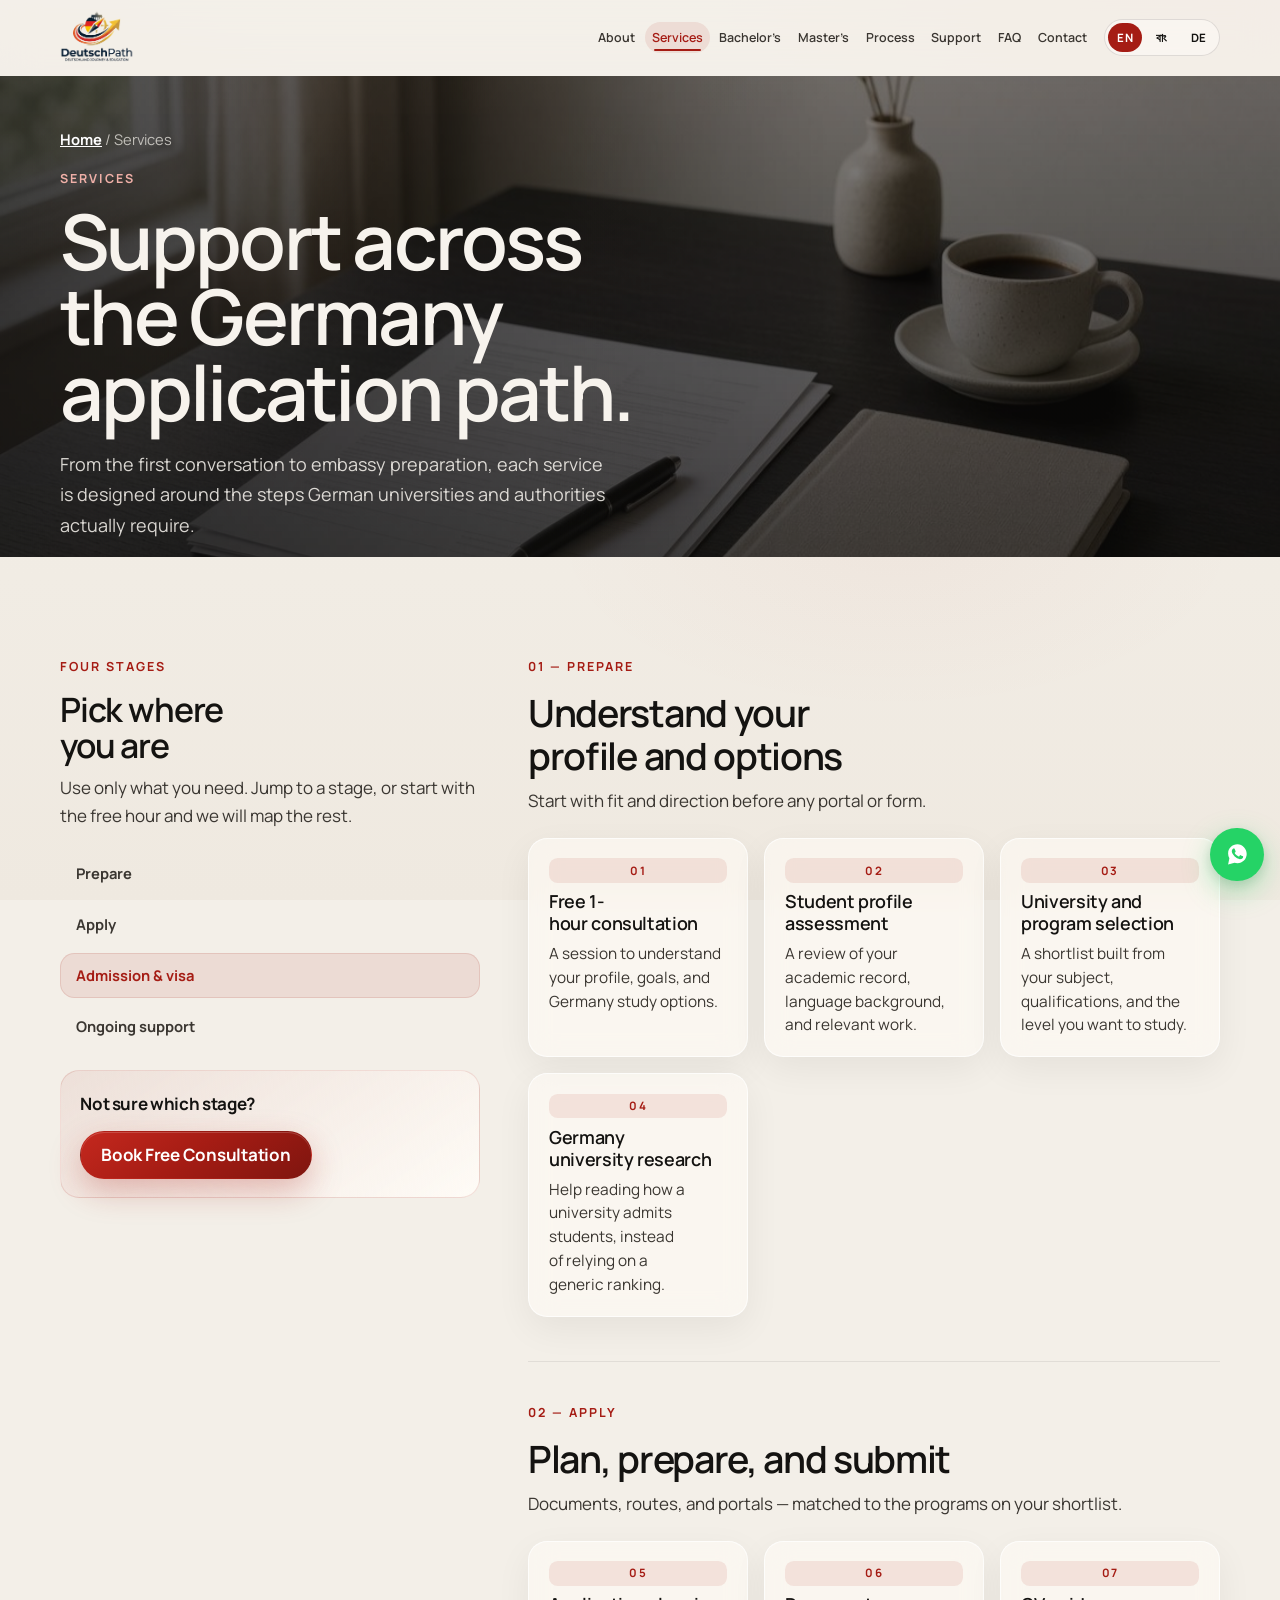
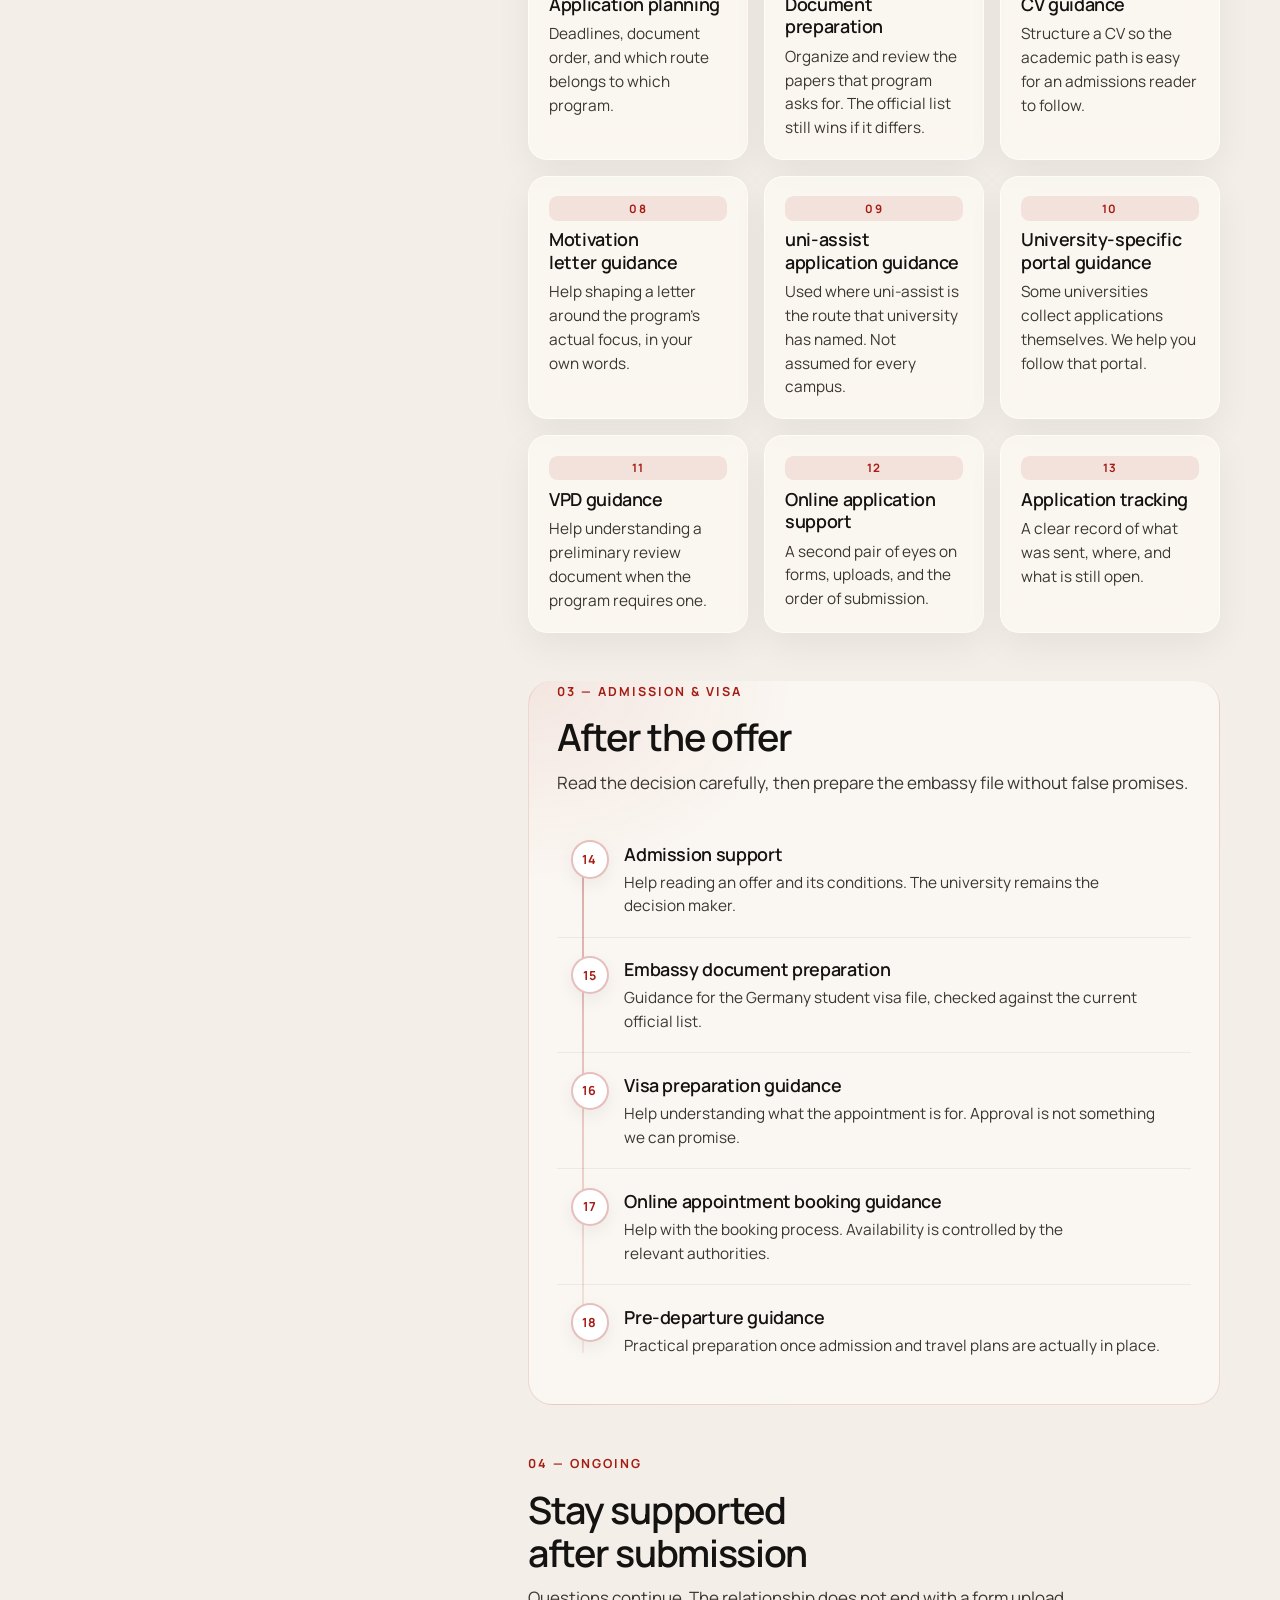
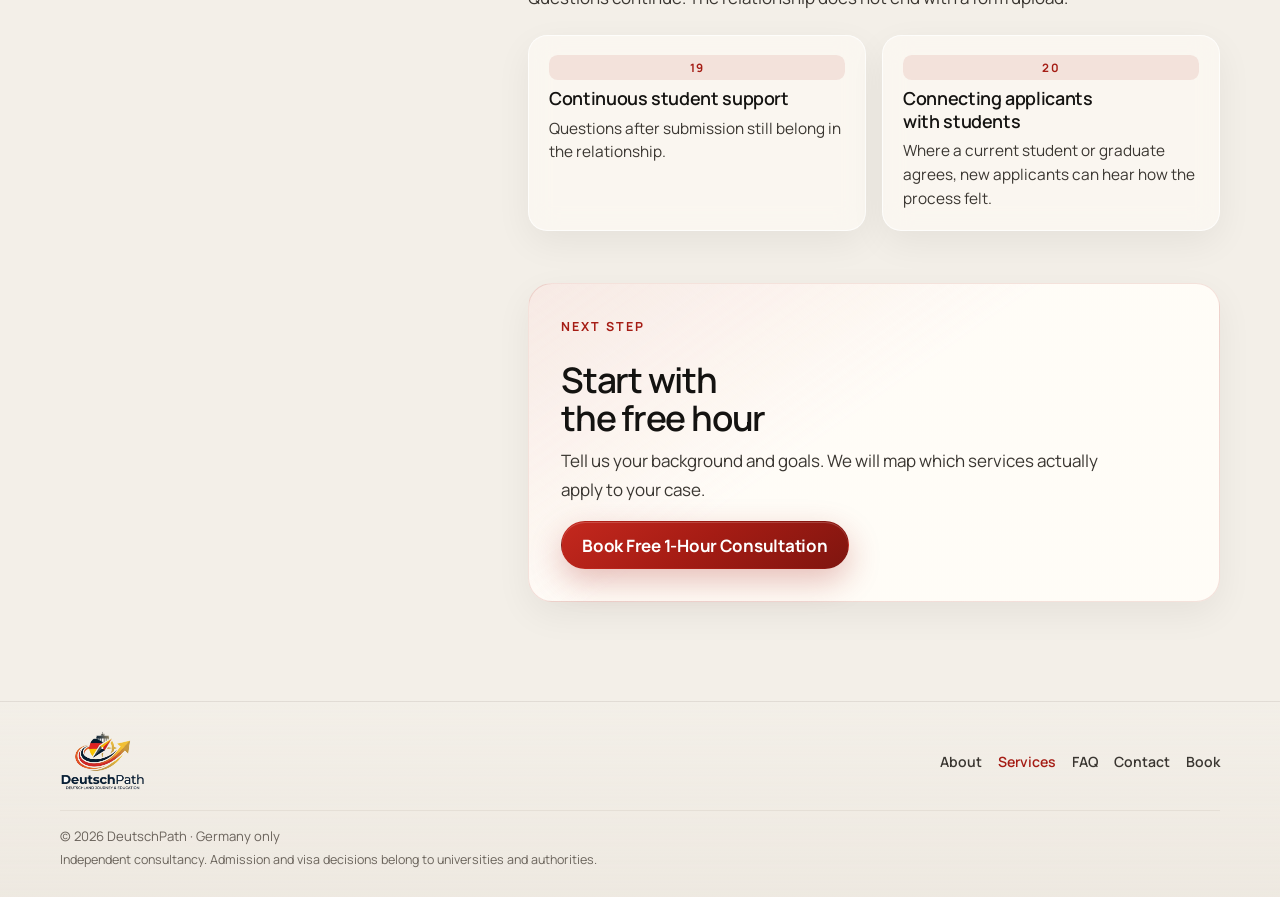
<file: services.html>
<!DOCTYPE html>
<html lang="en">
<head>
  <meta charset="UTF-8">
  <meta name="viewport" content="width=device-width, initial-scale=1.0">
  <title>Germany Application Services | DeutschPath</title>
  <meta name="description" content="Consultation, profile assessment, university selection, documents, uni-assist, VPD, embassy preparation, and ongoing student support.">
  <meta name="robots" content="index, follow">
  <meta name="theme-color" content="#f4f1eb">
  <meta name="author" content="DeutschPath">
  <link rel="canonical" href="https://deutschpath404.github.io/services.html">
  <meta property="og:type" content="website">
  <meta property="og:site_name" content="DeutschPath">
  <meta property="og:locale" content="en_US">
  <meta property="og:title" content="Germany Application Services | DeutschPath">
  <meta property="og:description" content="Consultation, profile assessment, university selection, documents, uni-assist, VPD, embassy preparation, and ongoing student support.">
  <meta property="og:url" content="https://deutschpath404.github.io/services.html">
  <meta property="og:image" content="https://deutschpath404.github.io/assets/og.png">
  <meta property="og:image:alt" content="DeutschPath — Your Guided Path to Germany">
  <meta property="og:image:width" content="1200">
  <meta property="og:image:height" content="630">
  <meta property="og:image:type" content="image/png">
  <meta name="twitter:image:alt" content="DeutschPath — Your Guided Path to Germany">
  <meta name="twitter:card" content="summary_large_image">
  <meta name="twitter:title" content="Germany Application Services | DeutschPath">
  <meta name="twitter:description" content="Consultation, profile assessment, university selection, documents, uni-assist, VPD, embassy preparation, and ongoing student support.">
  <meta name="twitter:image" content="https://deutschpath404.github.io/assets/og.png">
  <link rel="icon" href="assets/favicon.png" type="image/png">
  <link rel="apple-touch-icon" href="assets/icon-180.png">
  <link rel="manifest" href="site.webmanifest">
  <link rel="preconnect" href="https://fonts.googleapis.com">
  <link rel="preconnect" href="https://fonts.gstatic.com" crossorigin>
  <link href="https://fonts.googleapis.com/css2?family=Manrope:wght@400;500;600;700&amp;family=Hind+Siliguri:wght@400;500;600;700&amp;family=Noto+Serif+Bengali:wght@500;600;700&amp;display=swap" rel="stylesheet">
  <link rel="stylesheet" href="assets/css/main.css">
  
  <noscript><style>.reveal{opacity:1!important;transform:none!important}</style></noscript>
  <script>document.documentElement.classList.add("js");</script>
  
</head>
<body class="services-page">
  <a class="skip-link" href="#main">Skip to content</a>
  <header class="site-header" id="header">
    <div class="header-inner">
      <a class="logo" href="index.html" aria-label="DeutschPath home">
        <img class="logo-img" src="assets/img/logo.png" alt="DeutschPath" width="680" height="508" decoding="async">
      </a>
      <nav class="nav" id="site-nav" aria-label="Primary">
        <a href="about.html">About</a><a href="services.html" class="is-active" aria-current="page">Services</a><a href="bachelors.html">Bachelor’s</a><a href="masters.html">Master’s</a><a href="application-process.html">Process</a><a href="student-support.html">Support</a><a href="faq.html">FAQ</a><a href="contact.html">Contact</a><a class="nav-cta" href="book.html">Book Free Consultation</a>
      </nav>
      <div class="header-actions">
        <a class="btn btn-primary header-cta" href="book.html">Book consultation</a>
        <button class="nav-toggle" type="button" aria-expanded="false" aria-controls="site-nav">
          <span class="sr-only">Open menu</span>
          <span class="nav-toggle-bars" aria-hidden="true"></span>
        </button>
      </div>
    </div>
  </header>
  <main id="main">

    <header class="page-hero page-hero-media">
      <div class="page-hero-bg" aria-hidden="true">
        <img src="assets/img/study-desk.jpg" alt="" width="1152" height="864" decoding="async">
      </div>
      <div class="container">
        <p class="breadcrumb"><a href="index.html" data-i18n="ui.home">Home</a> / <span data-i18n="page.services.crumb">Services</span></p>
        <p class="eyebrow" data-i18n="page.services.eye">Services</p>
        <h1 data-i18n="page.services.h1">Support across the Germany application path.</h1>
        <p class="lede" data-i18n="page.services.lede">From the first conversation to embassy preparation, each service is designed around the steps German universities and authorities actually require.</p>
      </div>
    </header>

    <section class="section services-catalog">
      <div class="container services-layout">
        <aside class="services-aside">
          <p class="section-kicker" data-i18n="services.asideKicker">Four stages</p>
          <h2 class="section-title" data-i18n="services.asideTitle">Pick where you are</h2>
          <p class="section-intro" data-i18n="services.asideIntro">Use only what you need. Jump to a stage, or start with the free hour and we will map the rest.</p>
          <nav class="services-jump" aria-label="Service groups">
            <a href="#prepare" data-i18n="services.jumpPrepare">Prepare</a>
            <a href="#apply" data-i18n="services.jumpApply">Apply</a>
            <a href="#arrive" data-i18n="services.jumpArrive">Admission &amp; visa</a>
            <a href="#support" data-i18n="services.jumpSupport">Ongoing support</a>
          </nav>
          <div class="services-aside-cta">
            <p data-i18n="services.asideCta">Not sure which stage?</p>
            <a class="btn btn-primary" href="book.html" data-i18n="cta.book">Book Free Consultation</a>
          </div>
        </aside>

        <div class="services-stages">
          <div class="services-group" id="prepare">
            <header class="services-group-head">
              <p class="section-kicker" data-i18n="services.g1k">01 — Prepare</p>
              <h2 data-i18n="services.g1t">Understand your profile and options</h2>
              <p data-i18n="services.g1p">Start with fit and direction before any portal or form.</p>
            </header>
            <div class="services-grid">
              <article class="service-item" id="free-consultation">
                <span class="card-index">01</span>
                <h3>Free 1-hour consultation</h3>
                <p>A session to understand your profile, goals, and Germany study options.</p>
              </article>
              <article class="service-item" id="profile-assessment">
                <span class="card-index">02</span>
                <h3>Student profile assessment</h3>
                <p>A review of your academic record, language background, and relevant work.</p>
              </article>
              <article class="service-item" id="university-selection">
                <span class="card-index">03</span>
                <h3>University and program selection</h3>
                <p>A shortlist built from your subject, qualifications, and the level you want to study.</p>
              </article>
              <article class="service-item" id="university-research">
                <span class="card-index">04</span>
                <h3>Germany university research</h3>
                <p>Help reading how a university admits students, instead of relying on a generic ranking.</p>
              </article>
            </div>
          </div>

          <div class="services-group" id="apply">
            <header class="services-group-head">
              <p class="section-kicker" data-i18n="services.g2k">02 — Apply</p>
              <h2 data-i18n="services.g2t">Plan, prepare, and submit</h2>
              <p data-i18n="services.g2p">Documents, routes, and portals — matched to the programs on your shortlist.</p>
            </header>
            <div class="services-grid">
              <article class="service-item" id="application-planning">
                <span class="card-index">05</span>
                <h3>Application planning</h3>
                <p>Deadlines, document order, and which route belongs to which program.</p>
              </article>
              <article class="service-item" id="document-preparation">
                <span class="card-index">06</span>
                <h3>Document preparation</h3>
                <p>Organize and review the papers that program asks for. The official list still wins if it differs.</p>
              </article>
              <article class="service-item" id="cv-guidance">
                <span class="card-index">07</span>
                <h3>CV guidance</h3>
                <p>Structure a CV so the academic path is easy for an admissions reader to follow.</p>
              </article>
              <article class="service-item" id="motivation-letter">
                <span class="card-index">08</span>
                <h3>Motivation letter guidance</h3>
                <p>Help shaping a letter around the program’s actual focus, in your own words.</p>
              </article>
              <article class="service-item" id="uni-assist">
                <span class="card-index">09</span>
                <h3>uni-assist application guidance</h3>
                <p>Used where uni-assist is the route that university has named. Not assumed for every campus.</p>
              </article>
              <article class="service-item" id="university-portals">
                <span class="card-index">10</span>
                <h3>University-specific portal guidance</h3>
                <p>Some universities collect applications themselves. We help you follow that portal.</p>
              </article>
              <article class="service-item" id="vpd">
                <span class="card-index">11</span>
                <h3>VPD guidance</h3>
                <p>Help understanding a preliminary review document when the program requires one.</p>
              </article>
              <article class="service-item" id="online-application">
                <span class="card-index">12</span>
                <h3>Online application support</h3>
                <p>A second pair of eyes on forms, uploads, and the order of submission.</p>
              </article>
              <article class="service-item" id="application-tracking">
                <span class="card-index">13</span>
                <h3>Application tracking</h3>
                <p>A clear record of what was sent, where, and what is still open.</p>
              </article>
            </div>
          </div>

          <div class="services-group services-group-arrive" id="arrive">
            <header class="services-group-head">
              <p class="section-kicker" data-i18n="services.g3k">03 — Admission &amp; visa</p>
              <h2 data-i18n="services.g3t">After the offer</h2>
              <p data-i18n="services.g3p">Read the decision carefully, then prepare the embassy file without false promises.</p>
            </header>
            <ol class="services-path">
              <li class="service-item service-step" id="admission-support">
                <span class="card-index" aria-hidden="true">14</span>
                <h3>Admission support</h3>
                <p>Help reading an offer and its conditions. The university remains the decision maker.</p>
              </li>
              <li class="service-item service-step" id="embassy-preparation">
                <span class="card-index" aria-hidden="true">15</span>
                <h3>Embassy document preparation</h3>
                <p>Guidance for the Germany student visa file, checked against the current official list.</p>
              </li>
              <li class="service-item service-step" id="visa-preparation">
                <span class="card-index" aria-hidden="true">16</span>
                <h3>Visa preparation guidance</h3>
                <p>Help understanding what the appointment is for. Approval is not something we can promise.</p>
              </li>
              <li class="service-item service-step" id="appointment-guidance">
                <span class="card-index" aria-hidden="true">17</span>
                <h3>Online appointment booking guidance</h3>
                <p>Help with the booking process. Availability is controlled by the relevant authorities.</p>
              </li>
              <li class="service-item service-step" id="pre-departure">
                <span class="card-index" aria-hidden="true">18</span>
                <h3>Pre-departure guidance</h3>
                <p>Practical preparation once admission and travel plans are actually in place.</p>
              </li>
            </ol>
          </div>

          <div class="services-group" id="support">
            <header class="services-group-head">
              <p class="section-kicker" data-i18n="services.g4k">04 — Ongoing</p>
              <h2 data-i18n="services.g4t">Stay supported after submission</h2>
              <p data-i18n="services.g4p">Questions continue. The relationship does not end with a form upload.</p>
            </header>
            <div class="services-grid services-grid-wide">
              <article class="service-item" id="continuous-support">
                <span class="card-index">19</span>
                <h3>Continuous student support</h3>
                <p>Questions after submission still belong in the relationship.</p>
              </article>
              <article class="service-item" id="student-connections">
                <span class="card-index">20</span>
                <h3>Connecting applicants with students</h3>
                <p>Where a current student or graduate agrees, new applicants can hear how the process felt.</p>
              </article>
            </div>
          </div>

          <div class="services-cta">
            <p class="section-kicker" data-i18n="services.ctaK">Next step</p>
            <h2 data-i18n="services.ctaT">Start with the free hour</h2>
            <p data-i18n="services.ctaP">Tell us your background and goals. We will map which services actually apply to your case.</p>
            <a class="btn btn-primary" href="book.html" data-i18n="cta.bookHour">Book Free 1-Hour Consultation</a>
          </div>
        </div>
      </div>
    </section>

  </main>
  <footer class="site-footer">
    <div class="container footer-compact">
      <div class="footer-top">
        <a class="logo" href="index.html" aria-label="DeutschPath home">
          <img class="logo-img" src="assets/img/logo.png" alt="DeutschPath" width="680" height="508" loading="lazy" decoding="async">
        </a>
        <nav class="footer-inline" aria-label="Footer">
          <a href="about.html">About</a>
          <a href="services.html" aria-current="page">Services</a>
          <a href="faq.html">FAQ</a>
          <a href="contact.html">Contact</a>
          <a href="book.html">Book</a>
        </nav>
      </div>
      <div class="footer-bottom">
        <p>© <span id="year">2026</span> DeutschPath · Germany only</p>
        <p class="disclaimer">Independent consultancy. Admission and visa decisions belong to universities and authorities.</p>
      </div>
    </div>
  </footer>
  <div class="mobile-bar">
    <a class="mobile-contact" href="contact.html" data-whatsapp-link>Contact</a>
    <a class="btn btn-primary btn-block" href="book.html">Book Free Consultation</a>
  </div>
  <script src="assets/js/config.js"></script>
  <script src="assets/js/data.js"></script>
  <script src="assets/js/api.js"></script>
  <script src="assets/js/i18n.js"></script>
  <script src="assets/js/main.js"></script>
  <script src="assets/js/form.js"></script>
  <script src="assets/js/directory.js"></script>
</body>
</html>
</file>
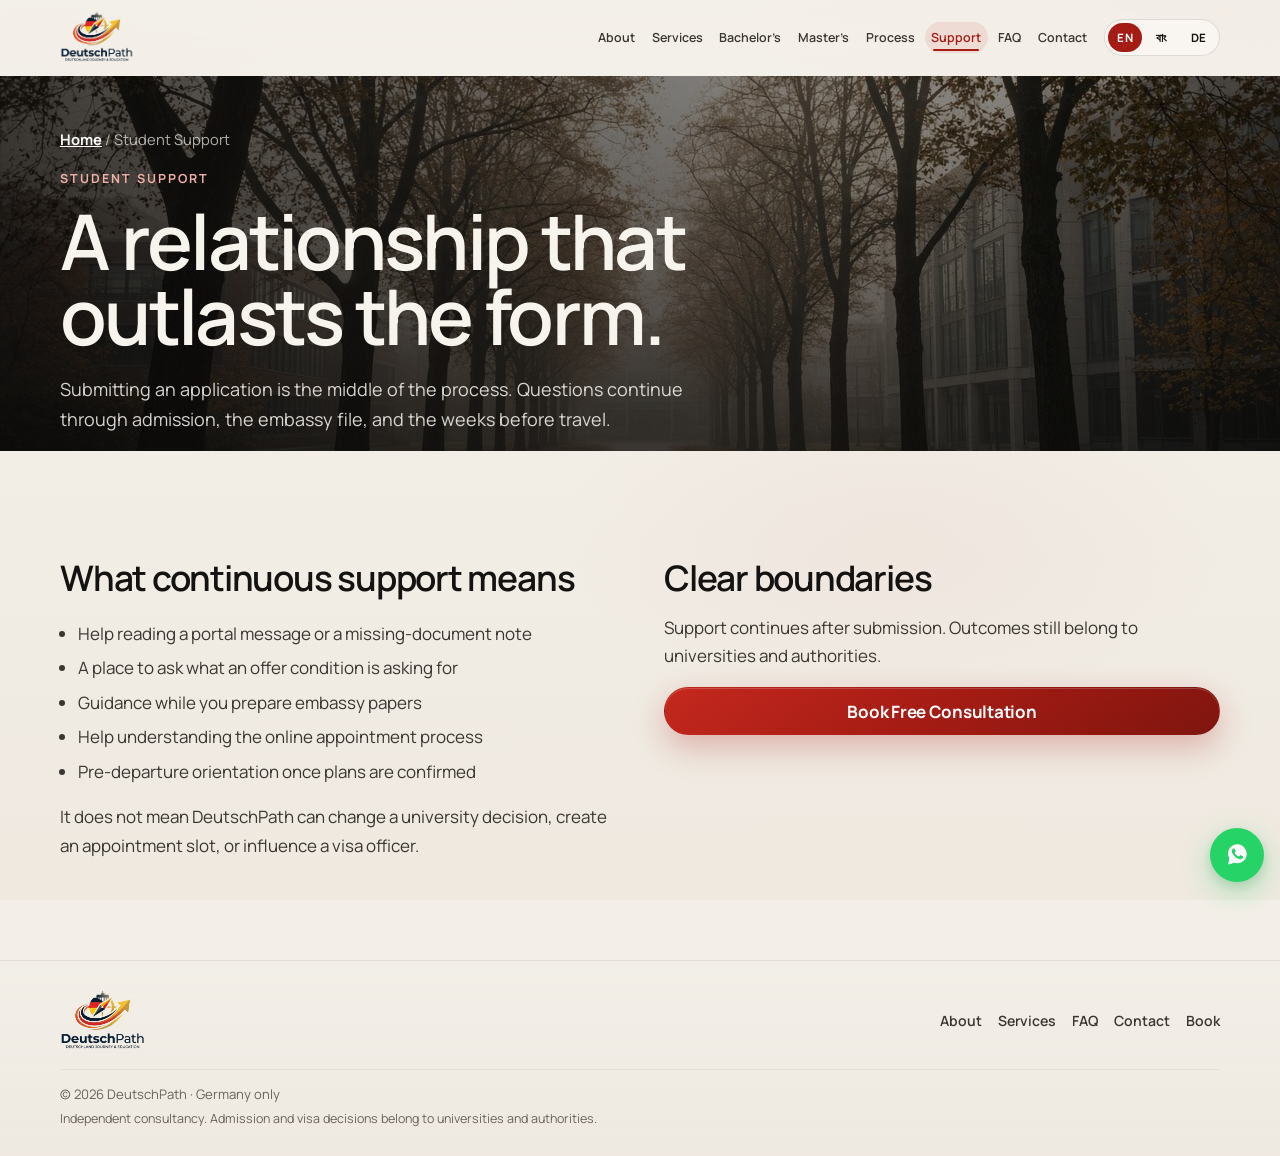
<file: student-support.html>
<!DOCTYPE html>
<html lang="en">
<head>
  <meta charset="UTF-8">
  <meta name="viewport" content="width=device-width, initial-scale=1.0">
  <title>Student Support | DeutschPath</title>
  <meta name="description" content="Ongoing guidance for Germany applicants through admission, embassy documentation, and pre-departure.">
  <meta name="robots" content="index, follow">
  <meta name="theme-color" content="#f4f1eb">
  <meta name="author" content="DeutschPath">
  <link rel="canonical" href="https://deutschpath404.github.io/student-support.html">
  <meta property="og:type" content="website">
  <meta property="og:site_name" content="DeutschPath">
  <meta property="og:locale" content="en_US">
  <meta property="og:title" content="Student Support | DeutschPath">
  <meta property="og:description" content="Ongoing guidance for Germany applicants through admission, embassy documentation, and pre-departure.">
  <meta property="og:url" content="https://deutschpath404.github.io/student-support.html">
  <meta property="og:image" content="https://deutschpath404.github.io/assets/og.png">
  <meta property="og:image:alt" content="DeutschPath — Your Guided Path to Germany">
  <meta property="og:image:width" content="1200">
  <meta property="og:image:height" content="630">
  <meta property="og:image:type" content="image/png">
  <meta name="twitter:image:alt" content="DeutschPath — Your Guided Path to Germany">
  <meta name="twitter:card" content="summary_large_image">
  <meta name="twitter:title" content="Student Support | DeutschPath">
  <meta name="twitter:description" content="Ongoing guidance for Germany applicants through admission, embassy documentation, and pre-departure.">
  <meta name="twitter:image" content="https://deutschpath404.github.io/assets/og.png">
  <link rel="icon" href="assets/favicon.png" type="image/png">
  <link rel="apple-touch-icon" href="assets/icon-180.png">
  <link rel="manifest" href="site.webmanifest">
  <link rel="preconnect" href="https://fonts.googleapis.com">
  <link rel="preconnect" href="https://fonts.gstatic.com" crossorigin>
  <link href="https://fonts.googleapis.com/css2?family=Manrope:wght@400;500;600;700&amp;family=Hind+Siliguri:wght@400;500;600;700&amp;family=Noto+Serif+Bengali:wght@500;600;700&amp;display=swap" rel="stylesheet">
  <link rel="stylesheet" href="assets/css/main.css">
  
  <noscript><style>.reveal{opacity:1!important;transform:none!important}</style></noscript>
  <script>document.documentElement.classList.add("js");</script>
  
</head>
<body>
  <a class="skip-link" href="#main">Skip to content</a>
  <header class="site-header" id="header">
    <div class="header-inner">
      <a class="logo" href="index.html" aria-label="DeutschPath home">
        <img class="logo-img" src="assets/img/logo.png" alt="DeutschPath" width="680" height="508" decoding="async">
      </a>
      <nav class="nav" id="site-nav" aria-label="Primary">
        <a href="about.html">About</a><a href="services.html">Services</a><a href="bachelors.html">Bachelor’s</a><a href="masters.html">Master’s</a><a href="application-process.html">Process</a><a href="student-support.html" class="is-active" aria-current="page">Support</a><a href="faq.html">FAQ</a><a href="contact.html">Contact</a><a class="nav-cta" href="book.html">Book Free Consultation</a>
      </nav>
      <div class="header-actions">
        <a class="btn btn-primary header-cta" href="book.html">Book consultation</a>
        <button class="nav-toggle" type="button" aria-expanded="false" aria-controls="site-nav">
          <span class="sr-only">Open menu</span>
          <span class="nav-toggle-bars" aria-hidden="true"></span>
        </button>
      </div>
    </div>
  </header>
  <main id="main">

    <header class="page-hero page-hero-media">
      <div class="page-hero-bg" aria-hidden="true">
        <img src="assets/img/campus-path.jpg" alt="" width="1280" height="720" decoding="async">
      </div>
      <div class="container">
        <p class="breadcrumb"><a href="index.html">Home</a> / Student Support</p>
        <p class="eyebrow">Student support</p>
        <h1>A relationship that outlasts the form.</h1>
        <p class="lede">Submitting an application is the middle of the process. Questions continue through admission, the embassy file, and the weeks before travel.</p>
      </div>
    </header>
    <section class="section">
      <div class="container support-grid">
        <div class="prose">
          <h2>What continuous support means</h2>
          <ul class="check-list">
            <li>Help reading a portal message or a missing-document note</li>
            <li>A place to ask what an offer condition is asking for</li>
            <li>Guidance while you prepare embassy papers</li>
            <li>Help understanding the online appointment process</li>
            <li>Pre-departure orientation once plans are confirmed</li>
          </ul>
          <p>It does not mean DeutschPath can change a university decision, create an appointment slot, or influence a visa officer.</p>
        </div>
        <div class="prose">
          <h2>Clear boundaries</h2>
          <p>Support continues after submission. Outcomes still belong to universities and authorities.</p>
          <a class="btn btn-primary" href="book.html">Book Free Consultation</a>
        </div>
      </div>
    </section>

  </main>
  <footer class="site-footer">
    <div class="container footer-compact">
      <div class="footer-top">
        <a class="logo" href="index.html" aria-label="DeutschPath home">
          <img class="logo-img" src="assets/img/logo.png" alt="DeutschPath" width="680" height="508" loading="lazy" decoding="async">
        </a>
        <nav class="footer-inline" aria-label="Footer">
          <a href="about.html">About</a>
          <a href="services.html">Services</a>
          <a href="faq.html">FAQ</a>
          <a href="contact.html">Contact</a>
          <a href="book.html">Book</a>
        </nav>
      </div>
      <div class="footer-bottom">
        <p>© <span id="year">2026</span> DeutschPath · Germany only</p>
        <p class="disclaimer">Independent consultancy. Admission and visa decisions belong to universities and authorities.</p>
      </div>
    </div>
  </footer>
  <div class="mobile-bar">
    <a class="mobile-contact" href="contact.html" data-whatsapp-link>Contact</a>
    <a class="btn btn-primary btn-block" href="book.html">Book Free Consultation</a>
  </div>
  <script src="assets/js/config.js"></script>
  <script src="assets/js/data.js"></script>
  <script src="assets/js/api.js"></script>
  <script src="assets/js/i18n.js"></script>
  <script src="assets/js/main.js"></script>
  <script src="assets/js/form.js"></script>
  <script src="assets/js/directory.js"></script>
</body>
</html>
</file>
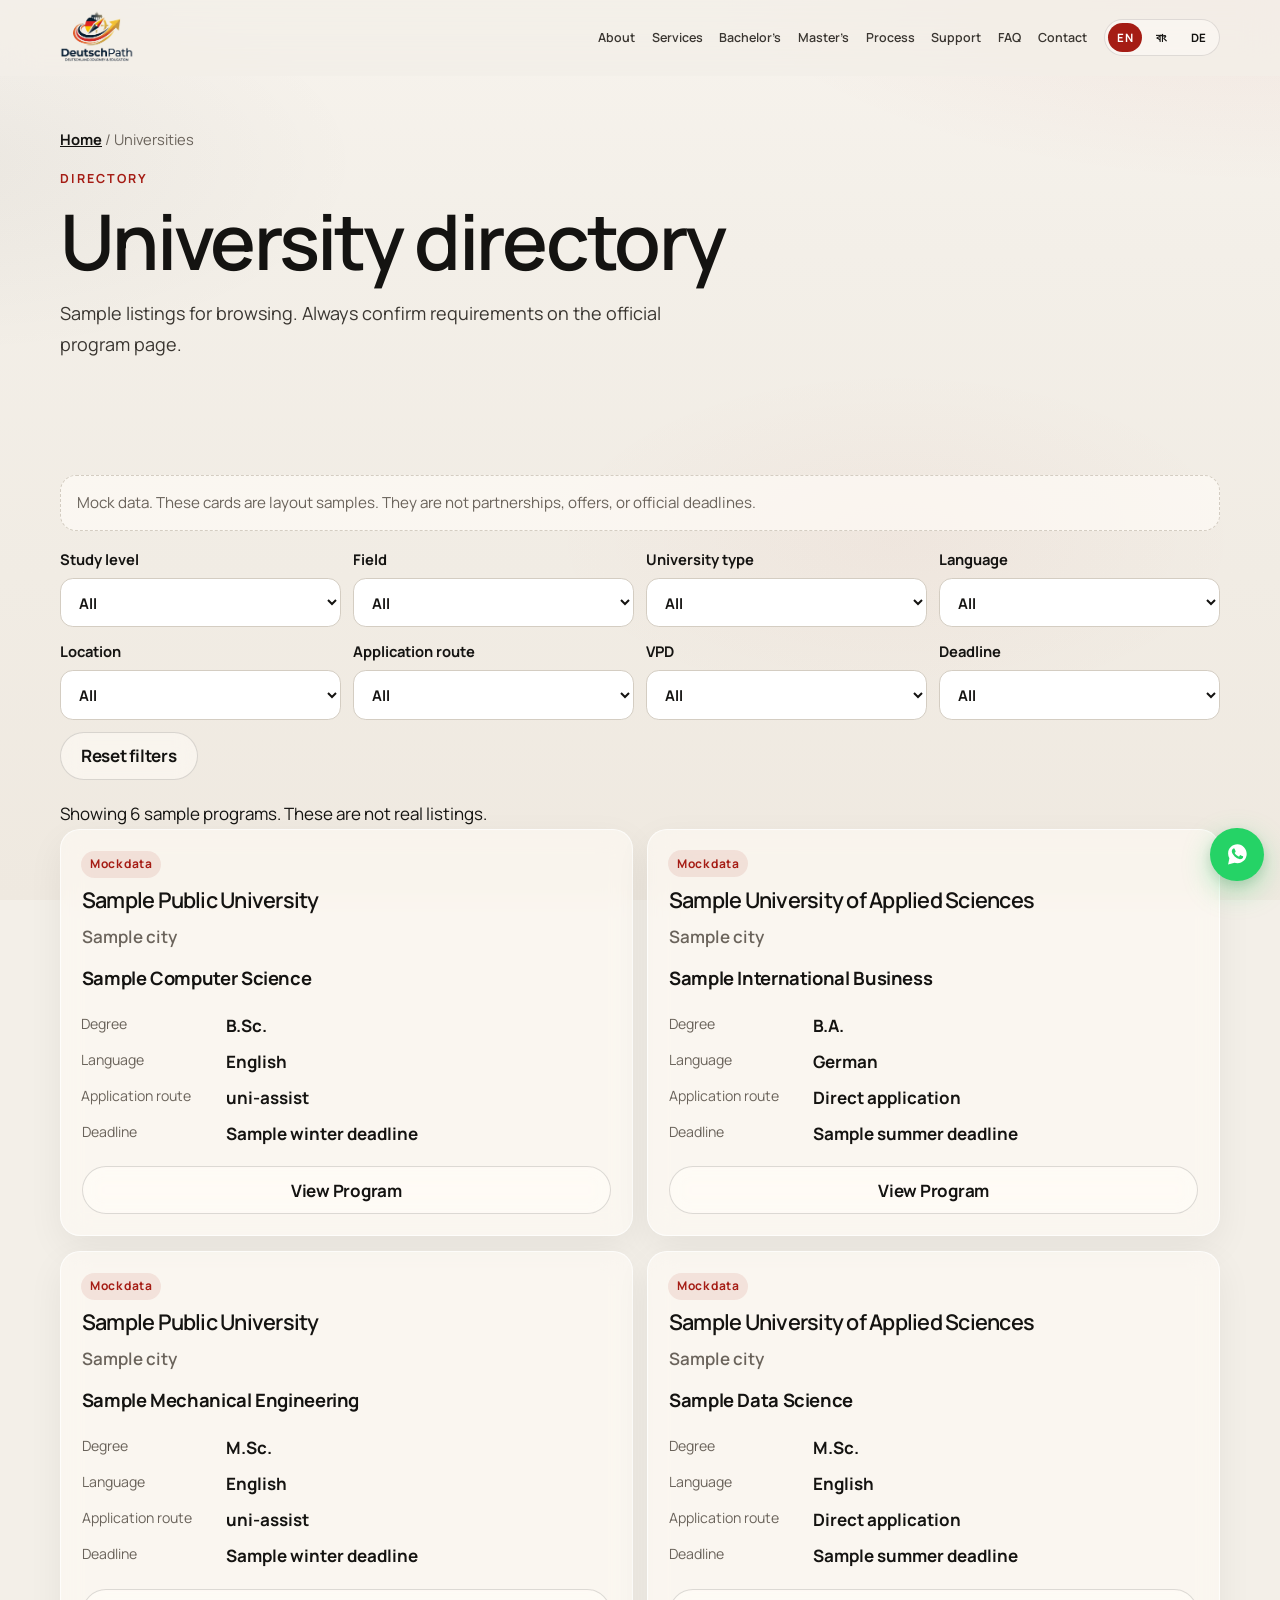
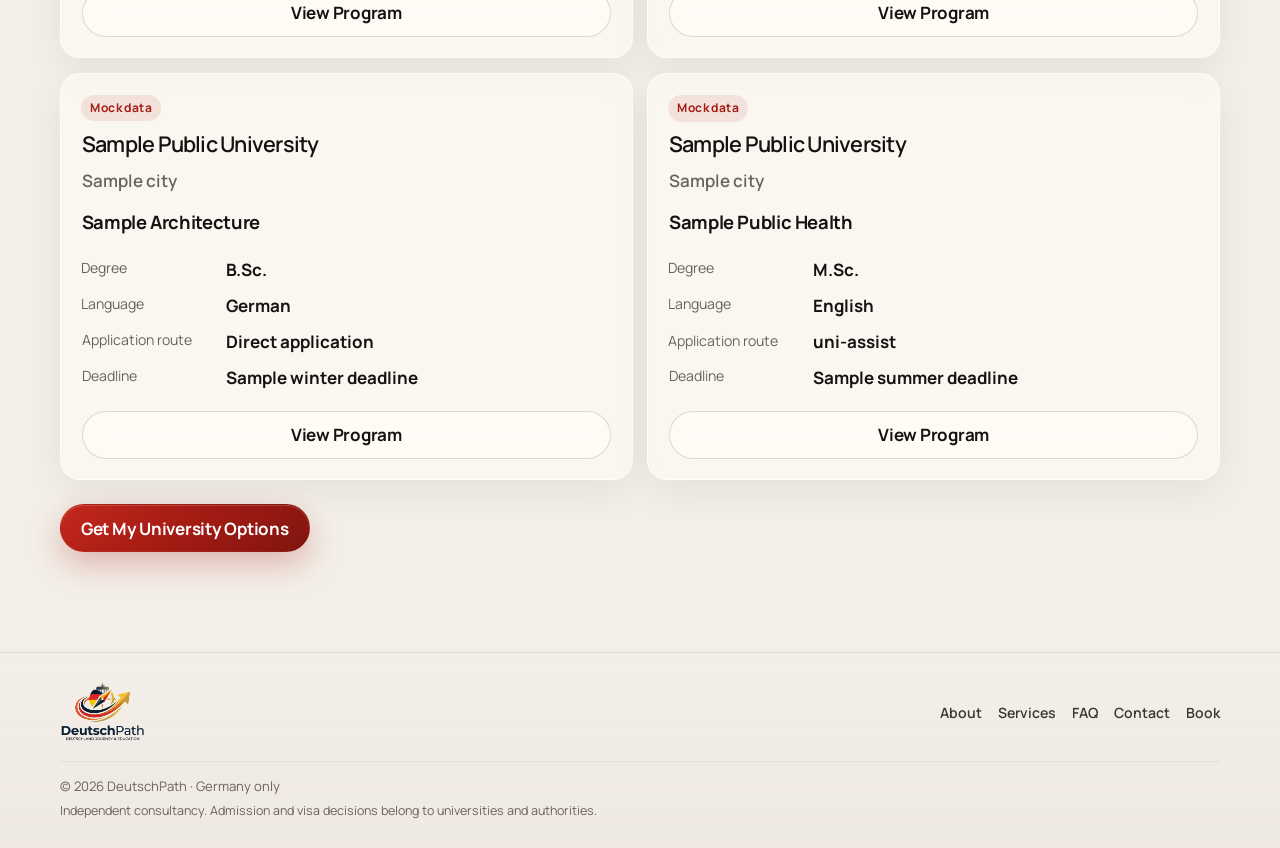
<file: universities.html>
<!DOCTYPE html>
<html lang="en">
<head>
  <meta charset="UTF-8">
  <meta name="viewport" content="width=device-width, initial-scale=1.0">
  <title>German University Directory | DeutschPath</title>
  <meta name="description" content="A future-ready directory for German universities and programs, with sample cards clearly marked until live data is connected.">
  <meta name="robots" content="noindex">
  <meta name="theme-color" content="#f4f1eb">
  <meta name="author" content="DeutschPath">
  <link rel="canonical" href="https://deutschpath404.github.io/universities.html">
  <meta property="og:type" content="website">
  <meta property="og:site_name" content="DeutschPath">
  <meta property="og:locale" content="en_US">
  <meta property="og:title" content="German University Directory | DeutschPath">
  <meta property="og:description" content="A future-ready directory for German universities and programs, with sample cards clearly marked until live data is connected.">
  <meta property="og:url" content="https://deutschpath404.github.io/universities.html">
  <meta property="og:image" content="https://deutschpath404.github.io/assets/og.png">
  <meta property="og:image:alt" content="DeutschPath — Your Guided Path to Germany">
  <meta property="og:image:width" content="1200">
  <meta property="og:image:height" content="630">
  <meta property="og:image:type" content="image/png">
  <meta name="twitter:image:alt" content="DeutschPath — Your Guided Path to Germany">
  <meta name="twitter:card" content="summary_large_image">
  <meta name="twitter:title" content="German University Directory | DeutschPath">
  <meta name="twitter:description" content="A future-ready directory for German universities and programs, with sample cards clearly marked until live data is connected.">
  <meta name="twitter:image" content="https://deutschpath404.github.io/assets/og.png">
  <link rel="icon" href="assets/favicon.png" type="image/png">
  <link rel="apple-touch-icon" href="assets/icon-180.png">
  <link rel="manifest" href="site.webmanifest">
  <link rel="preconnect" href="https://fonts.googleapis.com">
  <link rel="preconnect" href="https://fonts.gstatic.com" crossorigin>
  <link href="https://fonts.googleapis.com/css2?family=Manrope:wght@400;500;600;700&amp;family=Hind+Siliguri:wght@400;500;600;700&amp;family=Noto+Serif+Bengali:wght@500;600;700&amp;display=swap" rel="stylesheet">
  <link rel="stylesheet" href="assets/css/main.css">
  
  <noscript><style>.reveal{opacity:1!important;transform:none!important}</style></noscript>
  <script>document.documentElement.classList.add("js");</script>
  
</head>
<body>
  <a class="skip-link" href="#main">Skip to content</a>
  <header class="site-header" id="header">
    <div class="header-inner">
      <a class="logo" href="index.html" aria-label="DeutschPath home">
        <img class="logo-img" src="assets/img/logo.png" alt="DeutschPath" width="680" height="508" decoding="async">
      </a>
      <nav class="nav" id="site-nav" aria-label="Primary">
        <a href="about.html">About</a><a href="services.html">Services</a><a href="bachelors.html">Bachelor’s</a><a href="masters.html">Master’s</a><a href="application-process.html">Process</a><a href="student-support.html">Support</a><a href="faq.html">FAQ</a><a href="contact.html">Contact</a><a class="nav-cta" href="book.html">Book Free Consultation</a>
      </nav>
      <div class="header-actions">
        <a class="btn btn-primary header-cta" href="book.html">Book consultation</a>
        <button class="nav-toggle" type="button" aria-expanded="false" aria-controls="site-nav">
          <span class="sr-only">Open menu</span>
          <span class="nav-toggle-bars" aria-hidden="true"></span>
        </button>
      </div>
    </div>
  </header>
  <main id="main">

    <header class="page-hero">
      <div class="container">
        <p class="breadcrumb"><a href="index.html">Home</a> / Universities</p>
        <p class="eyebrow">Directory</p>
        <h1>A directory ready for real programs.</h1>
        <p class="lede">Filters and cards are built for live university data. Until that data is connected, the grid shows clearly marked samples so you can see the interface. None of these are programs you can apply to.</p>
      </div>
    </header>
    <section class="section">
      <div class="container">
        <p class="mock-banner">Mock data. These cards are layout samples. They are not partnerships, offers, or official deadlines.</p>
        <form class="filters" id="directory-filters">
          <label class="field">Study level<select data-filter="level" aria-label="Study level"><option value="">All</option></select></label>
          <label class="field">Field<select data-filter="field" aria-label="Field"><option value="">All</option></select></label>
          <label class="field">University type<select data-filter="type" aria-label="University type"><option value="">All</option></select></label>
          <label class="field">Language<select data-filter="language" aria-label="Language"><option value="">All</option></select></label>
          <label class="field">Location<select data-filter="location" aria-label="Location"><option value="">All</option></select></label>
          <label class="field">Application route<select data-filter="route" aria-label="Application route"><option value="">All</option></select></label>
          <label class="field">VPD<select data-filter="vpd" aria-label="VPD"><option value="">All</option></select></label>
          <label class="field">Deadline<select data-filter="deadlineKey" aria-label="Deadline"><option value="">All</option></select></label>
          <div class="filter-actions">
            <button class="btn btn-secondary" type="reset">Reset filters</button>
          </div>
        </form>
        <p id="directory-count" aria-live="polite">Loading sample directory…</p>
        <div id="directory-grid" class="uni-grid" aria-busy="true" aria-live="polite"></div>
        <p id="directory-empty" class="state-message" hidden>No sample programs match these filters.</p>
        <noscript><p class="notice">JavaScript is required to preview the sample directory. No live programs are listed yet.</p></noscript>
        <p style="margin-top:1.5rem"><a class="btn btn-primary" href="book.html?topic=universities">Get My University Options</a></p>
      </div>
    </section>
    <dialog class="program-dialog" id="program-dialog" aria-labelledby="program-dialog-title">
      <button class="btn btn-secondary dialog-close" type="button" data-close-dialog>Close</button>
      <div id="program-dialog-content"></div>
    </dialog>

  </main>
  <footer class="site-footer">
    <div class="container footer-compact">
      <div class="footer-top">
        <a class="logo" href="index.html" aria-label="DeutschPath home">
          <img class="logo-img" src="assets/img/logo.png" alt="DeutschPath" width="680" height="508" loading="lazy" decoding="async">
        </a>
        <nav class="footer-inline" aria-label="Footer">
          <a href="about.html">About</a>
          <a href="services.html">Services</a>
          <a href="faq.html">FAQ</a>
          <a href="contact.html">Contact</a>
          <a href="book.html">Book</a>
        </nav>
      </div>
      <div class="footer-bottom">
        <p>© <span id="year">2026</span> DeutschPath · Germany only</p>
        <p class="disclaimer">Independent consultancy. Admission and visa decisions belong to universities and authorities.</p>
      </div>
    </div>
  </footer>
  <div class="mobile-bar">
    <a class="mobile-contact" href="contact.html" data-whatsapp-link>Contact</a>
    <a class="btn btn-primary btn-block" href="book.html">Book Free Consultation</a>
  </div>
  <script src="assets/js/config.js"></script>
  <script src="assets/js/data.js"></script>
  <script src="assets/js/api.js"></script>
  <script src="assets/js/i18n.js"></script>
  <script src="assets/js/main.js"></script>
  <script src="assets/js/form.js"></script>
  <script src="assets/js/directory.js"></script>
</body>
</html>
</file>
<file: assets/css/main.css>
:root {
  --ink: #141311;
  --ink-soft: #3a3631;
  --muted: #6a635b;
  --line: #e5dfd6;
  --line-strong: #d4cdc2;
  --paper: #f3efe8;
  --paper-deep: #eae4db;
  --card: #fffcf7;
  --accent: #a51c14;
  --accent-hover: #7f150f;
  --accent-soft: rgba(165, 28, 20, 0.09);
  --dark: #12110f;
  --dark-text: #f7f3ed;
  --dark-muted: #d2cbc0;
  --shadow: 0 28px 70px rgba(20, 19, 17, 0.09);
  --shadow-soft: 0 12px 36px rgba(20, 19, 17, 0.06);
  --glass: rgba(255, 252, 247, 0.58);
  --glass-strong: rgba(255, 252, 247, 0.78);
  --glass-dark: rgba(18, 17, 15, 0.55);
  --glass-border: rgba(255, 255, 255, 0.45);
  --glass-border-dark: rgba(247, 243, 237, 0.14);
  --blur: 18px;
  --header-h: 4.75rem;
  --radius: 1.35rem;
  --font: "Manrope", system-ui, sans-serif;
  --font-bn: "Hind Siliguri", "Noto Sans Bengali", system-ui, sans-serif;
  --font-bn-display: "Noto Serif Bengali", "Hind Siliguri", serif;
  --max: 72.5rem;
  color-scheme: light;
}

*,
*::before,
*::after { box-sizing: border-box; }

html { scroll-behavior: smooth; }

body {
  margin: 0;
  font-family: var(--font);
  font-size: 1.0625rem;
  line-height: 1.7;
  color: var(--ink);
  background-color: var(--paper);
  background-image:
    radial-gradient(ellipse 90% 55% at 100% -8%, rgba(165, 28, 20, 0.07), transparent 52%),
    radial-gradient(ellipse 70% 45% at -5% 18%, rgba(20, 19, 17, 0.045), transparent 48%),
    radial-gradient(ellipse 50% 35% at 70% 60%, rgba(165, 28, 20, 0.03), transparent 55%),
    linear-gradient(180deg, #f7f3ed 0%, var(--paper) 28%, #efe9e0 100%);
  background-attachment: fixed;
  text-rendering: optimizeLegibility;
  overflow-x: clip;
}

@media (max-width: 759px) {
  body { background-attachment: scroll; }
}

body.nav-open { overflow: hidden; }

img, svg { display: block; max-width: 100%; }

button, input, select, textarea { font: inherit; color: inherit; }

h1, h2, h3, h4, p { margin: 0; overflow-wrap: break-word; }

h1, h2, h3 { text-wrap: balance; letter-spacing: -0.035em; line-height: 1.08; font-weight: 600; }

p { text-wrap: pretty; }

a { color: inherit; }

::selection { background: #f0d4cf; color: var(--ink); }

:focus-visible {
  outline: 2px solid var(--accent);
  outline-offset: 3px;
}

.skip-link {
  position: absolute;
  left: 1rem;
  top: -4rem;
  z-index: 80;
  background: var(--ink);
  color: white;
  padding: 0.7rem 1rem;
  border-radius: 999px;
}

.skip-link:focus { top: 1rem; }

.sr-only {
  position: absolute;
  width: 1px;
  height: 1px;
  padding: 0;
  margin: -1px;
  overflow: hidden;
  clip: rect(0, 0, 0, 0);
  white-space: nowrap;
  border: 0;
}

.container {
  width: min(var(--max), calc(100% - 2rem));
  margin-inline: auto;
}

.narrow { width: min(44rem, 100%); }

.footer-label.spaced { margin-top: 1.25rem; }

.eyebrow,
.section-kicker,
.footer-label {
  margin: 0 0 0.85rem;
  font-size: 0.78rem;
  font-weight: 700;
  letter-spacing: 0.16em;
  text-transform: uppercase;
  color: var(--accent);
}

.lede {
  margin-top: 1.25rem;
  max-width: 40rem;
  color: var(--ink-soft);
  font-size: 1.125rem;
}

.site-header {
  position: sticky;
  top: 0;
  z-index: 50;
  height: var(--header-h);
  background: rgba(243, 239, 232, 0.78);
  border-bottom: 1px solid transparent;
  transition: background 0.25s ease, border-color 0.25s ease, color 0.25s ease, box-shadow 0.25s ease, backdrop-filter 0.25s ease, -webkit-backdrop-filter 0.25s ease;
  -webkit-backdrop-filter: saturate(1.35) blur(18px);
  backdrop-filter: saturate(1.35) blur(18px);
}

.site-header.is-scrolled {
  border-bottom-color: rgba(20, 19, 17, 0.08);
  box-shadow: 0 10px 40px rgba(20, 19, 17, 0.05);
  background: rgba(243, 239, 232, 0.72);
  -webkit-backdrop-filter: saturate(1.4) blur(22px);
  backdrop-filter: saturate(1.4) blur(22px);
}

@supports not ((-webkit-backdrop-filter: blur(1px)) or (backdrop-filter: blur(1px))) {
  .site-header,
  .site-header.is-scrolled,
  .home-page.nav-open .site-header,
  .home-page .site-header.is-scrolled {
    background: rgba(243, 239, 232, 0.96);
  }
  .home-page .site-header:not(.is-scrolled) {
    background: rgba(12, 11, 10, 0.55);
  }
}

.home-page .site-header:not(.is-scrolled) {
  background: rgba(12, 11, 10, 0.28);
  color: #f7f3ed;
  -webkit-backdrop-filter: saturate(1.2) blur(16px);
  backdrop-filter: saturate(1.2) blur(16px);
  box-shadow: none;
  border-bottom-color: rgba(247, 243, 237, 0.08);
}

.home-page .site-header:not(.is-scrolled) .logo,
.home-page .site-header:not(.is-scrolled) .nav a,
.home-page .site-header:not(.is-scrolled) .nav-toggle {
  color: #f7f3ed;
}

.home-page .site-header:not(.is-scrolled) .nav-toggle {
  border-color: rgba(247, 243, 237, 0.35);
}

.home-page .site-header:not(.is-scrolled) .nav-toggle-bars,
.home-page .site-header:not(.is-scrolled) .nav-toggle-bars::before,
.home-page .site-header:not(.is-scrolled) .nav-toggle-bars::after {
  background: #f7f3ed;
}

.home-page.nav-open .site-header,
.home-page .site-header.is-scrolled {
  background: rgba(243, 239, 232, 0.72);
  color: var(--ink);
  -webkit-backdrop-filter: saturate(1.4) blur(22px);
  backdrop-filter: saturate(1.4) blur(22px);
}

.home-page.nav-open .site-header .logo,
.home-page.nav-open .site-header .nav a,
.home-page.nav-open .site-header .nav-toggle,
.home-page .site-header.is-scrolled .logo,
.home-page .site-header.is-scrolled .nav a,
.home-page .site-header.is-scrolled .nav-toggle {
  color: var(--ink);
}

.home-page.nav-open .site-header .nav a:hover,
.home-page .site-header.is-scrolled .nav a:hover {
  color: var(--accent);
}

.home-page.nav-open .site-header .nav a.is-active,
.home-page.nav-open .site-header .nav a[aria-current="page"],
.home-page .site-header.is-scrolled .nav a.is-active,
.home-page .site-header.is-scrolled .nav a[aria-current="page"] {
  color: var(--accent);
}

.home-page.nav-open .site-header .nav-toggle-bars,
.home-page.nav-open .site-header .nav-toggle-bars::before,
.home-page.nav-open .site-header .nav-toggle-bars::after,
.home-page .site-header.is-scrolled .nav-toggle-bars,
.home-page .site-header.is-scrolled .nav-toggle-bars::before,
.home-page .site-header.is-scrolled .nav-toggle-bars::after {
  background: var(--ink);
}

.home-page.nav-open .site-header .nav-toggle,
.home-page .site-header.is-scrolled .nav-toggle {
  border-color: var(--line-strong);
}

.header-inner {
  width: min(var(--max), calc(100% - 1.25rem));
  height: 100%;
  margin-inline: auto;
  display: flex;
  align-items: center;
  justify-content: space-between;
  gap: 0.65rem;
  min-width: 0;
  flex-wrap: nowrap;
}

.logo {
  display: inline-flex;
  align-items: center;
  gap: 0.7rem;
  text-decoration: none;
  flex: 0 1 auto;
  min-width: 0;
  line-height: 0;
}

.logo-img {
  display: block;
  width: auto;
  height: 3.45rem;
  max-width: min(12.5rem, 48vw);
  object-fit: contain;
  object-position: left center;
}

.footer-compact .logo-img {
  height: 4rem;
  max-width: 14rem;
}

/* Keep full-color logo readable on the transparent home hero header */
.home-page .site-header:not(.is-scrolled) .logo {
  padding: 0.2rem 0.45rem;
  border-radius: 0.7rem;
  background: rgba(255, 252, 247, 0.94);
  box-shadow: 0 8px 24px rgba(12, 11, 10, 0.18);
}

.home-page.nav-open .site-header .logo,
.home-page .site-header.is-scrolled .logo {
  padding: 0;
  border-radius: 0;
  background: transparent;
  box-shadow: none;
}

.header-actions {
  display: flex;
  align-items: center;
  gap: 0.5rem;
  flex: 0 0 auto;
  margin-left: auto;
  z-index: 50;
}

.header-actions .header-cta { display: none; }

.lang-switch {
  display: inline-flex;
  align-items: center;
  gap: 0.15rem;
  padding: 0.2rem;
  border-radius: 999px;
  border: 1px solid rgba(20, 19, 17, 0.12);
  background: rgba(255, 252, 247, 0.55);
  flex: 0 0 auto;
  z-index: 2;
}

.home-page .site-header:not(.is-scrolled) .lang-switch {
  border-color: rgba(247, 243, 237, 0.28);
  background: rgba(12, 11, 10, 0.28);
}

.lang-btn {
  min-width: 2.15rem;
  height: 1.85rem;
  padding: 0 0.45rem;
  border: 0;
  border-radius: 999px;
  background: transparent;
  color: inherit;
  font-size: 0.72rem;
  font-weight: 700;
  letter-spacing: 0.04em;
  cursor: pointer;
  line-height: 1;
}

.lang-btn:hover { background: rgba(165, 28, 20, 0.1); }

.lang-btn.is-active {
  background: var(--accent);
  color: #fff;
}

body.is-lang-switching {
  cursor: wait;
}

body.is-lang-switching .lang-btn {
  pointer-events: none;
  opacity: 0.7;
}

.home-page .site-header:not(.is-scrolled) .lang-btn {
  color: #f7f3ed;
}

.home-page .site-header:not(.is-scrolled) .lang-btn.is-active {
  background: #fff;
  color: var(--ink);
}

.home-page.nav-open .site-header .lang-btn,
.home-page .site-header.is-scrolled .lang-btn {
  color: var(--ink);
}

.home-page.nav-open .site-header .lang-btn.is-active,
.home-page .site-header.is-scrolled .lang-btn.is-active {
  background: var(--accent);
  color: #fff;
}

body.lang-bn {
  font-family: var(--font-bn);
  font-size: 1.05rem;
  line-height: 1.8;
}

body.lang-bn h1,
body.lang-bn h2,
body.lang-bn h3 {
  font-family: var(--font-bn-display);
  letter-spacing: 0;
  line-height: 1.28;
  font-weight: 600;
}

body.lang-bn .brand-mark,
body.lang-bn .section-kicker,
body.lang-bn .eyebrow,
body.lang-bn .path-stage-label,
body.lang-bn .route-num,
body.lang-bn .fit-index,
body.lang-bn .card-index {
  font-family: var(--font);
  letter-spacing: 0.14em;
}

body.lang-bn .btn,
body.lang-bn .nav a,
body.lang-bn .lang-btn {
  font-family: var(--font-bn);
  letter-spacing: 0;
}

body.lang-bn .hero-bleed h1 {
  max-width: 14ch;
  font-size: clamp(2.45rem, 6.2vw, 4.6rem);
  line-height: 1.18;
}

body.lang-bn .section-title {
  max-width: 18ch;
  line-height: 1.3;
}

body.lang-bn .lede,
body.lang-bn .section-intro {
  line-height: 1.75;
}

body.lang-bn .trust-item,
body.lang-de .trust-item {
  align-items: flex-start;
  line-height: 1.35;
}

body.lang-bn .faq-list-premium .faq-item button,
body.lang-de .faq-list-premium .faq-item button {
  padding-right: 2.5rem;
  line-height: 1.35;
}

body.lang-bn .btn,
body.lang-de .btn {
  white-space: normal;
  text-align: center;
  line-height: 1.25;
  min-height: 3rem;
  height: auto;
  padding-block: 0.75rem;
}

body.lang-de .hero-bleed h1 {
  max-width: 14ch;
  font-size: clamp(2.8rem, 7vw, 5.4rem);
}

body.lang-de .section-title { max-width: 20ch; }

body.lang-bn .truth-list em,
body.lang-de .truth-list em {
  white-space: normal;
  text-align: right;
}

body.lang-bn .footer-inline,
body.lang-de .footer-inline {
  gap: 0.4rem 0.85rem;
}

body.lang-bn .mobile-bar .btn,
body.lang-de .mobile-bar .btn {
  font-size: 0.88rem;
}

/* Language switch loader */
.lang-loader {
  position: fixed;
  inset: 0;
  z-index: 100;
  display: grid;
  place-items: center;
  background: rgba(20, 19, 17, 0.28);
  opacity: 0;
  visibility: hidden;
  pointer-events: none;
  transition: opacity 0.22s ease, visibility 0.22s ease;
}

.lang-loader.is-on {
  opacity: 1;
  visibility: visible;
  pointer-events: auto;
}

.lang-loader-card {
  display: grid;
  justify-items: center;
  gap: 0.9rem;
  min-width: 10rem;
  padding: 1.35rem 1.6rem;
  border-radius: 1.25rem;
  background: rgba(255, 252, 247, 0.86);
  border: 1px solid rgba(255, 255, 255, 0.7);
  box-shadow: var(--shadow);
  color: var(--ink);
}

@supports ((-webkit-backdrop-filter: blur(1px)) or (backdrop-filter: blur(1px))) {
  .lang-loader-card {
    background: rgba(255, 252, 247, 0.72);
    -webkit-backdrop-filter: blur(18px) saturate(1.2);
    backdrop-filter: blur(18px) saturate(1.2);
  }
}

.lang-loader-spin {
  width: 1.65rem;
  height: 1.65rem;
  border-radius: 50%;
  border: 2px solid rgba(20, 19, 17, 0.12);
  border-top-color: var(--accent);
  animation: lang-spin 0.7s linear infinite;
}

.lang-loader-text {
  margin: 0;
  font-size: 0.88rem;
  font-weight: 700;
  letter-spacing: -0.01em;
}

@keyframes lang-spin {
  to { transform: rotate(360deg); }
}

@media (prefers-reduced-motion: reduce) {
  .lang-loader-spin { animation: none; border-top-color: var(--accent); opacity: 0.85; }
  .lang-loader { transition: none; }
}

.nav-toggle {
  width: 2.75rem;
  height: 2.75rem;
  border: 1px solid var(--line-strong);
  border-radius: 999px;
  background: transparent;
  display: grid;
  place-items: center;
  cursor: pointer;
}

.nav-toggle-bars,
.nav-toggle-bars::before,
.nav-toggle-bars::after {
  display: block;
  width: 1rem;
  height: 1.5px;
  background: var(--ink);
  position: relative;
  transition: transform 0.2s ease;
}

.nav-toggle-bars::before,
.nav-toggle-bars::after {
  content: "";
  position: absolute;
  left: 0;
}

.nav-toggle-bars::before { top: -5px; }
.nav-toggle-bars::after { top: 5px; }

.nav-open .nav-toggle-bars { background: transparent; }
.nav-open .nav-toggle-bars::before { top: 0; transform: rotate(45deg); }
.nav-open .nav-toggle-bars::after { top: 0; transform: rotate(-45deg); }

.nav { display: none; }

.nav a {
  position: relative;
  text-decoration: none;
  color: var(--ink-soft);
  font-weight: 600;
  transition: color 0.2s ease, background 0.2s ease;
}

.nav a:hover {
  color: var(--accent);
}

.nav a.is-active,
.nav a[aria-current="page"] {
  color: var(--accent);
}

.nav-cta {
  display: inline-flex;
  margin-top: 1rem;
  justify-content: center;
}

body.nav-open .nav {
  display: flex;
  flex-direction: column;
  position: fixed;
  top: var(--header-h);
  right: 0;
  bottom: 0;
  left: 0;
  z-index: 40;
  width: 100%;
  height: calc(100vh - var(--header-h));
  height: calc(100dvh - var(--header-h));
  max-height: none;
  background: #f3efe8;
  padding: 1rem 1.15rem calc(1.5rem + env(safe-area-inset-bottom));
  overflow: auto;
  gap: 0.2rem;
  box-shadow: inset 0 1px 0 rgba(20, 19, 17, 0.06);
  -webkit-overflow-scrolling: touch;
}

@supports ((-webkit-backdrop-filter: blur(1px)) or (backdrop-filter: blur(1px))) {
  body.nav-open .nav {
    background: rgba(243, 239, 232, 0.98);
    -webkit-backdrop-filter: blur(22px) saturate(1.2);
    backdrop-filter: blur(22px) saturate(1.2);
  }
}

body.nav-open .nav a {
  font-size: clamp(1.15rem, 4.5vw, 1.45rem);
  letter-spacing: -0.02em;
  padding: 0.85rem 1rem;
  margin: 0;
  border: 0;
  border-radius: 1rem;
  color: var(--ink);
  line-height: 1.25;
  white-space: normal;
}

body.nav-open .nav a:hover,
body.nav-open .nav a:focus-visible {
  background: var(--accent-soft);
  color: var(--accent);
}

body.nav-open .nav a.is-active,
body.nav-open .nav a[aria-current="page"] {
  background: var(--accent-soft);
  color: var(--accent);
}

body.nav-open .nav .nav-cta {
  display: inline-flex;
  align-items: center;
  justify-content: center;
  margin-top: 0.85rem;
  min-height: 3.1rem;
  border-radius: 999px;
  background: linear-gradient(145deg, #c4281e 0%, var(--accent) 48%, var(--accent-hover) 100%);
  color: #fff !important;
  font-size: 1rem;
  font-weight: 700;
  text-align: center;
}

body.nav-open .nav .nav-cta:hover,
body.nav-open .nav .nav-cta:focus-visible {
  background: var(--accent-hover);
  color: #fff !important;
}

body.nav-open .site-header {
  z-index: 45;
  /* backdrop-filter creates a containing block that collapses fixed drawers */
  -webkit-backdrop-filter: none;
  backdrop-filter: none;
  background: rgba(243, 239, 232, 0.98);
}

.home-page.nav-open .site-header {
  -webkit-backdrop-filter: none;
  backdrop-filter: none;
  background: rgba(243, 239, 232, 0.98);
}

.btn {
  display: inline-flex;
  align-items: center;
  justify-content: center;
  gap: 0.45rem;
  min-height: 3rem;
  padding: 0.8rem 1.25rem;
  border-radius: 999px;
  border: 1px solid transparent;
  text-decoration: none;
  font-weight: 700;
  letter-spacing: -0.015em;
  line-height: 1;
  cursor: pointer;
  transition: background 0.2s ease, border-color 0.2s ease, transform 0.2s ease;
}

.btn:hover { transform: translateY(-1px); }

.btn:disabled { opacity: 0.65; cursor: wait; transform: none; }

.btn-primary {
  background: linear-gradient(145deg, #c4281e 0%, var(--accent) 48%, var(--accent-hover) 100%);
  color: white;
  box-shadow:
    0 12px 32px rgba(165, 28, 20, 0.28),
    inset 0 1px 0 rgba(255, 255, 255, 0.18);
}
.btn-primary:hover {
  background: linear-gradient(145deg, #a51c14 0%, var(--accent-hover) 100%);
}

.btn-secondary {
  background: var(--glass);
  color: var(--ink);
  border-color: rgba(20, 19, 17, 0.14);
}

@supports ((-webkit-backdrop-filter: blur(1px)) or (backdrop-filter: blur(1px))) {
  .btn-secondary {
    -webkit-backdrop-filter: blur(10px);
    backdrop-filter: blur(10px);
  }
}

.btn-secondary:hover { background: rgba(255, 252, 247, 0.92); border-color: var(--ink); }

.btn-ghost {
  background: rgba(255, 252, 247, 0.12);
  color: #fff;
  border-color: rgba(255, 252, 247, 0.42);
  -webkit-backdrop-filter: blur(12px);
  backdrop-filter: blur(12px);
  box-shadow: inset 0 1px 0 rgba(255, 255, 255, 0.12);
}

.btn-ghost:hover { background: rgba(255, 252, 247, 0.22); border-color: #fff; }

.btn-light { background: white; color: var(--ink); }
.btn-light:hover { background: #fff; }

.btn-block { width: 100%; }

.hero { padding: 2.5rem 0 1rem; }

.hero-bleed {
  position: relative;
  min-height: min(92vh, 52rem);
  display: grid;
  align-items: end;
  padding: 0;
  color: #f7f3ed;
  overflow: hidden;
}

.home-page .hero-bleed {
  margin-top: calc(var(--header-h) * -1);
}

.hero-media {
  position: absolute;
  inset: -12% 0;
  overflow: hidden;
  will-change: transform;
}

.hero-media img {
  width: 100%;
  height: 100%;
  object-fit: cover;
  transform: scale(1.08);
  transform-origin: center center;
  will-change: transform;
}

.hero-veil {
  position: absolute;
  inset: 0;
  z-index: 1;
  background:
    linear-gradient(180deg, rgba(12, 11, 10, 0.22) 0%, rgba(12, 11, 10, 0.12) 32%, rgba(12, 11, 10, 0.78) 100%),
    linear-gradient(105deg, rgba(12, 11, 10, 0.62) 0%, rgba(12, 11, 10, 0.2) 52%, rgba(165, 28, 20, 0.18) 100%),
    radial-gradient(ellipse 50% 40% at 80% 20%, rgba(165, 28, 20, 0.2), transparent 60%);
  will-change: transform;
}

.hero-panel {
  position: relative;
  z-index: 2;
  padding: calc(var(--header-h) + 3.5rem) 0 calc(5.5rem + env(safe-area-inset-bottom));
}

.hero-copy {
  max-width: 42rem;
  padding: 1.5rem 1.6rem;
  margin-inline: -0.4rem;
  border-radius: 1.5rem;
  background: rgba(12, 11, 10, 0.28);
  border: 1px solid rgba(255, 255, 255, 0.1);
  box-shadow: 0 24px 60px rgba(0, 0, 0, 0.18);
  will-change: transform;
}

@supports ((-webkit-backdrop-filter: blur(1px)) or (backdrop-filter: blur(1px))) {
  .hero-copy {
    background: rgba(12, 11, 10, 0.22);
    -webkit-backdrop-filter: blur(16px) saturate(1.15);
    backdrop-filter: blur(16px) saturate(1.15);
  }
}

@media (min-width: 760px) {
  .hero-copy {
    padding: 1.85rem 2rem;
    margin-inline: 0;
  }
}

.brand-mark {
  margin: 0 0 1rem;
  font-size: clamp(0.95rem, 1.6vw, 1.05rem);
  font-weight: 700;
  letter-spacing: 0.22em;
  text-transform: uppercase;
  color: #f0b0a8;
}

.hero-bleed h1 {
  max-width: 12ch;
  font-size: clamp(3.2rem, 8.5vw, 6.4rem);
  line-height: 0.92;
  letter-spacing: -0.055em;
  color: #fff;
  text-shadow: 0 18px 50px rgba(0, 0, 0, 0.25);
}

.hero-bleed .lede {
  color: rgba(247, 243, 237, 0.88);
  max-width: 34rem;
  font-size: 1.15rem;
}

.hero-bleed .hero-meta { color: rgba(247, 243, 237, 0.72); }

.hero-grid { display: grid; gap: 2.5rem; align-items: center; }

.hero-actions {
  display: flex;
  flex-wrap: wrap;
  gap: 0.75rem;
  margin-top: 1.75rem;
}

.hero-meta {
  display: flex;
  flex-wrap: wrap;
  gap: 0.45rem 0.8rem;
  margin-top: 1.35rem;
  color: var(--muted);
  font-size: 0.92rem;
  font-weight: 600;
}

.media-frame,
.card-media,
.consult-photo,
.page-hero-bg {
  margin: 0;
  overflow: hidden;
  border-radius: 1.4rem;
  border: 1px solid rgba(20, 19, 17, 0.08);
  box-shadow: var(--shadow-soft);
}

.media-frame {
  margin-top: 1.75rem;
  aspect-ratio: 4 / 3;
}

.media-frame-tall { aspect-ratio: 3 / 4; max-width: 22rem; }

.media-frame img,
.card-media img,
.consult-photo img,
.page-hero-bg img,
.media-band img {
  width: 100%;
  height: 100%;
  object-fit: cover;
}

.card-media {
  margin: -1.3rem -1.3rem 0.35rem;
  border-radius: 1.2rem 1.2rem 0 0;
  border: 0;
  aspect-ratio: 16 / 10;
  box-shadow: none;
}

.media-band {
  position: relative;
  min-height: min(52vw, 28rem);
  overflow: hidden;
}

.media-band img {
  position: absolute;
  inset: -18% 0;
  width: 100%;
  height: 136%;
  object-fit: cover;
  will-change: transform;
}

.page-hero-bg {
  position: absolute;
  inset: -14% 0;
  border: 0;
  border-radius: 0;
  box-shadow: none;
  will-change: transform;
}

.page-hero-bg img {
  width: 100%;
  height: 100%;
  object-fit: cover;
  will-change: transform;
}

.media-band-copy {
  position: relative;
  z-index: 1;
  min-height: inherit;
  display: flex;
  flex-direction: column;
  justify-content: end;
  padding: clamp(2rem, 6vw, 4.5rem);
  background:
    linear-gradient(115deg, rgba(12, 11, 10, 0.55) 0%, transparent 55%),
    linear-gradient(180deg, transparent 15%, rgba(12, 11, 10, 0.82));
  color: #f7f3ed;
}

.media-band-copy .eyebrow { color: #f0b0a8; }
.media-band-copy .statement {
  max-width: 18ch;
  color: #fff;
  padding: 1.1rem 1.25rem;
  margin-top: 0.75rem;
  border-radius: 1.15rem;
  background: rgba(12, 11, 10, 0.35);
  border: 1px solid rgba(255, 255, 255, 0.12);
}

@supports ((-webkit-backdrop-filter: blur(1px)) or (backdrop-filter: blur(1px))) {
  .media-band-copy .statement {
    background: rgba(12, 11, 10, 0.28);
    -webkit-backdrop-filter: blur(14px);
    backdrop-filter: blur(14px);
  }
}

.page-hero-media {
  position: relative;
  overflow: hidden;
  color: #f7f3ed;
  padding: 5.5rem 0 3.5rem;
}

.page-hero-bg {
  position: absolute;
  inset: -14% 0;
  border: 0;
  border-radius: 0;
  box-shadow: none;
  will-change: transform;
}

.page-hero-bg::after {
  content: "";
  position: absolute;
  inset: 0;
  background:
    linear-gradient(180deg, rgba(12, 11, 10, 0.45), rgba(12, 11, 10, 0.78)),
    linear-gradient(90deg, rgba(12, 11, 10, 0.55), transparent 65%);
}

.page-hero-media .container { position: relative; z-index: 1; }
.page-hero-media .breadcrumb { color: rgba(247, 243, 237, 0.7); }
.page-hero-media .breadcrumb a { color: #fff; }
.page-hero-media .lede { color: rgba(247, 243, 237, 0.86); }
.page-hero-media .eyebrow { color: #f0b0a8; }

.consult-banner-media {
  display: grid;
  gap: 0;
  overflow: hidden;
  padding: 0;
}

.consult-photo {
  border: 0;
  border-radius: 0;
  aspect-ratio: 16 / 11;
  box-shadow: none;
}

.consult-copy { padding: clamp(1.4rem, 4vw, 2.6rem); }

.hero-visual { position: relative; min-height: 26rem; }

.hero-svg {
  width: 100%;
  height: auto;
}

.route-line {
  fill: none;
  stroke: var(--ink);
  stroke-width: 1.5;
}

.route-dash {
  fill: none;
  stroke: var(--accent);
  stroke-width: 1.6;
  stroke-dasharray: 7 12;
  stroke-linecap: round;
}

.route-cards {
  display: grid;
  gap: 0.85rem;
}

.route-card {
  position: relative;
  display: grid;
  gap: 0.4rem;
  align-content: start;
  margin: 0;
  padding: 1.25rem 1.3rem;
  border-radius: 1.2rem;
  border: 1px solid rgba(255, 255, 255, 0.65);
  background: rgba(255, 252, 247, 0.85);
  box-shadow: var(--shadow-soft);
  transition:
    transform 0.25s cubic-bezier(0.22, 1, 0.36, 1),
    border-color 0.25s ease,
    box-shadow 0.25s ease;
}

@supports ((-webkit-backdrop-filter: blur(1px)) or (backdrop-filter: blur(1px))) {
  .route-card {
    background: var(--glass);
    -webkit-backdrop-filter: blur(14px) saturate(1.15);
    backdrop-filter: blur(14px) saturate(1.15);
  }
}

.route-card:hover {
  transform: translateY(-3px);
  border-color: rgba(165, 28, 20, 0.22);
  box-shadow: 0 22px 44px rgba(20, 19, 17, 0.1);
}

.route-card h3 {
  font-size: 1.15rem;
  letter-spacing: -0.02em;
}

.route-card p {
  margin: 0;
  color: var(--ink-soft);
  font-size: 0.95rem;
  line-height: 1.55;
}

.route-list { list-style: none; margin: 0; padding: 0; }

.route-list li {
  display: grid;
  grid-template-columns: auto 1fr;
  gap: 0.75rem;
  align-items: baseline;
  padding: 0.45rem 0;
  border-top: 1px solid var(--line);
  font-weight: 600;
}

.trust {
  padding: 1.25rem 0 0.5rem;
  margin-top: -2.75rem;
  position: relative;
  z-index: 2;
}

.trust-list {
  display: grid;
  list-style: none;
  margin: 0;
  padding: 0;
  border: 1px solid rgba(255, 255, 255, 0.55);
  border-radius: 1.35rem;
  background: rgba(255, 252, 247, 0.82);
  overflow: hidden;
  box-shadow: var(--shadow);
}

@supports ((-webkit-backdrop-filter: blur(1px)) or (backdrop-filter: blur(1px))) {
  .trust-list {
    background: var(--glass-strong);
    -webkit-backdrop-filter: blur(20px) saturate(1.2);
    backdrop-filter: blur(20px) saturate(1.2);
  }
}

.trust-item {
  display: flex;
  align-items: center;
  gap: 0.75rem;
  padding: 1rem 1.1rem;
  font-weight: 700;
  letter-spacing: -0.02em;
}

.trust-item + .trust-item { border-top: 1px solid rgba(20, 19, 17, 0.06); }

.trust-item svg { width: 1.35rem; height: 1.35rem; flex: 0 0 auto; color: var(--accent); }

.section { padding: 4.5rem 0; }

.section-alt {
  background:
    linear-gradient(180deg, rgba(234, 228, 219, 0.55) 0%, rgba(234, 228, 219, 0.9) 100%);
  position: relative;
}

.section-alt::before {
  content: "";
  position: absolute;
  inset: 0;
  pointer-events: none;
  background:
    radial-gradient(ellipse 55% 60% at 0% 50%, rgba(165, 28, 20, 0.045), transparent 70%),
    radial-gradient(ellipse 40% 50% at 100% 20%, rgba(20, 19, 17, 0.03), transparent 65%);
}

.section-head { margin-bottom: 2rem; }

.section-title {
  max-width: 16ch;
  font-size: clamp(2.05rem, 4.4vw, 3.45rem);
}

.section-title.wide { max-width: 18ch; }

.section-intro {
  max-width: 40rem;
  margin-top: 1rem;
  color: var(--ink-soft);
}

.problem-grid,
.split-2,
.support-grid,
.about-grid { display: grid; gap: 1.5rem; }

.statement {
  font-size: clamp(1.7rem, 3vw, 2.4rem);
  line-height: 1.15;
  letter-spacing: -0.035em;
  font-weight: 600;
}

.question-list { list-style: none; padding: 0; margin: 1.25rem 0 0; }

.question-list li {
  padding: 0.85rem 0;
  border-top: 1px solid var(--line-strong);
  font-weight: 600;
}

.panel {
  background: rgba(255, 252, 247, 0.78);
  border: 1px solid rgba(255, 255, 255, 0.6);
  border-radius: var(--radius);
  padding: 1.25rem;
  box-shadow: var(--shadow-soft);
}

.service-grid,
.card-grid,
.quote-grid,
.person-grid,
.uni-grid,
.value-grid { display: grid; gap: 0.9rem; }

.level-card {
  overflow: hidden;
}

.service-card,
.value-card,
.level-card,
.person-card,
.quote-card,
.uni-card,
.info-card {
  display: flex;
  flex-direction: column;
  gap: 0.7rem;
  background: rgba(255, 252, 247, 0.78);
  border: 1px solid rgba(255, 255, 255, 0.65);
  border-radius: 1.25rem;
  padding: 1.3rem;
  text-decoration: none;
  min-height: 100%;
  color: inherit;
  box-shadow: var(--shadow-soft);
}

@supports ((-webkit-backdrop-filter: blur(1px)) or (backdrop-filter: blur(1px))) {
  .panel,
  .service-card,
  .value-card,
  .level-card,
  .person-card,
  .quote-card,
  .uni-card,
  .info-card {
    background: var(--glass);
    -webkit-backdrop-filter: blur(14px) saturate(1.15);
    backdrop-filter: blur(14px) saturate(1.15);
  }
}

a.service-card,
a.level-card,
a.info-card,
.level-card {
  transition:
    transform 0.28s cubic-bezier(0.22, 1, 0.36, 1),
    border-color 0.28s ease,
    box-shadow 0.28s ease,
    background 0.28s ease;
}

a.service-card:hover,
a.level-card:hover,
a.info-card:hover,
.uni-card:hover,
.home-page .level-card:hover,
.js .reveal.is-in.service-card:hover,
.js .reveal.is-in.level-card:hover,
.js .reveal.is-in.info-card:hover,
.home-page.js .reveal.is-in.level-card:hover {
  transform: translateY(-6px);
  border-color: rgba(165, 28, 20, 0.28);
  box-shadow:
    0 28px 56px rgba(20, 19, 17, 0.12),
    0 0 0 1px rgba(165, 28, 20, 0.06);
  background: rgba(255, 252, 247, 0.96);
}

.home-page a.service-card:hover .card-index {
  color: var(--accent-hover);
}

.home-page a.service-card:hover h3 {
  color: var(--accent);
}

.home-page a.service-card:hover .card-go {
  color: var(--accent);
  transform: translateX(4px);
}

.home-page a.service-card .card-go {
  display: inline-block;
  transition: color 0.25s ease, transform 0.28s cubic-bezier(0.22, 1, 0.36, 1);
}

.home-page .path-list li {
  border-radius: 0.85rem;
  transition: background 0.22s ease, padding 0.22s ease;
}

.home-page .path-list li:hover {
  background: var(--accent-soft);
  padding-left: 0.55rem;
  padding-right: 0.55rem;
}

.home-page .fit-matrix li {
  transition: background 0.22s ease, border-color 0.22s ease;
}

.home-page .fit-matrix li:hover {
  background: rgba(255, 252, 247, 0.72);
}

.home-page .level-card .card-media {
  overflow: hidden;
}

.home-page .level-card .card-media img {
  transition: transform 0.55s cubic-bezier(0.22, 1, 0.36, 1);
  will-change: transform;
}

.home-page .level-card:hover .card-media img {
  transform: scale(1.05);
}

@media (prefers-reduced-motion: reduce) {
  a.service-card:hover,
  a.level-card:hover,
  a.info-card:hover,
  .uni-card:hover,
  .home-page .level-card:hover,
  .home-page a.service-card:hover .card-go,
  .home-page .level-card:hover .card-media img {
    transform: none;
  }
}

.card-index {
  font-size: 0.78rem;
  font-weight: 700;
  letter-spacing: 0.12em;
  color: var(--accent);
}

.service-card h3,
.level-card h3,
.person-card h3,
.info-card h2,
.info-card h3,
.uni-card h3 { font-size: 1.35rem; }

.service-card p,
.level-card p,
.person-card p,
.info-card p,
.value-card p { color: var(--ink-soft); }

.card-go {
  margin-top: auto;
  padding-top: 0.4rem;
  font-weight: 700;
  font-size: 0.95rem;
}

.card-go::after { content: " →"; }

.path-stages {
  display: grid;
  gap: 1.25rem;
}

.path-stage {
  padding: 1.35rem 1.4rem 1.15rem;
  border-radius: 1.4rem;
  background: linear-gradient(160deg, rgba(255, 252, 247, 0.92), rgba(255, 252, 247, 0.68));
  border: 1px solid rgba(255, 255, 255, 0.85);
  box-shadow:
    var(--shadow-soft),
    inset 0 1px 0 rgba(255, 255, 255, 0.9);
}

@supports ((-webkit-backdrop-filter: blur(1px)) or (backdrop-filter: blur(1px))) {
  .path-stage {
    background: linear-gradient(160deg, rgba(255, 252, 247, 0.78), rgba(255, 252, 247, 0.52));
    -webkit-backdrop-filter: blur(16px) saturate(1.2);
    backdrop-filter: blur(16px) saturate(1.2);
  }
}

#path.section {
  background:
    radial-gradient(ellipse 70% 60% at 10% 0%, rgba(165, 28, 20, 0.05), transparent 55%),
    radial-gradient(ellipse 50% 50% at 100% 80%, rgba(20, 19, 17, 0.03), transparent 50%);
}

.path-stage-label {
  margin: 0 0 1.1rem;
  font-size: 0.72rem;
  font-weight: 700;
  letter-spacing: 0.18em;
  text-transform: uppercase;
  color: var(--accent);
}

.path-list {
  list-style: none;
  margin: 0;
  padding: 0;
  display: grid;
  gap: 0;
  border-top: 1px solid rgba(20, 19, 17, 0.08);
}

.path-list li {
  display: grid;
  grid-template-columns: 2.6rem 1fr;
  gap: 0.85rem;
  align-items: start;
  padding: 1.15rem 0;
  border-bottom: 1px solid rgba(20, 19, 17, 0.06);
}

.path-list span {
  font-size: 0.78rem;
  font-weight: 700;
  letter-spacing: 0.12em;
  color: var(--accent);
  padding-top: 0.2rem;
}

.path-list h3 {
  font-size: 1.12rem;
  letter-spacing: -0.03em;
  margin-bottom: 0.3rem;
}

.path-list p {
  color: var(--ink-soft);
  font-size: 0.96rem;
  line-height: 1.55;
  max-width: 22rem;
}

.fit-layout {
  display: grid;
  gap: 2.75rem;
  align-items: start;
}

.fit-quote {
  margin: 1.5rem 0 1.75rem;
  max-width: 26rem;
  font-size: clamp(1.4rem, 2.6vw, 1.95rem);
  line-height: 1.22;
  letter-spacing: -0.04em;
  font-weight: 600;
}

.fit-matrix {
  list-style: none;
  margin: 0;
  padding: 0;
  display: grid;
  gap: 0;
  border-top: 1px solid var(--line-strong);
}

.fit-matrix li {
  display: grid;
  grid-template-columns: 2.4rem 1fr;
  gap: 0.15rem 1rem;
  padding: 1.2rem 0;
  border-bottom: 1px solid var(--line);
}

.fit-index {
  grid-row: span 2;
  align-self: start;
  padding-top: 0.25rem;
  font-size: 0.72rem;
  font-weight: 700;
  letter-spacing: 0.12em;
  color: var(--accent);
}

.fit-matrix strong {
  font-size: 1.08rem;
  letter-spacing: -0.025em;
}

.fit-matrix li > span:last-child {
  color: var(--muted);
  font-size: 0.94rem;
  line-height: 1.5;
}

.route-track {
  list-style: none;
  margin: 0;
  padding: 0;
  display: grid;
  gap: 0;
}

.route-track li {
  position: relative;
  display: flex;
  flex-direction: column;
  gap: 0.4rem;
  padding: 1.35rem 0 1.35rem 1.75rem;
  border-bottom: 1px solid var(--line);
}

.route-track li:last-child { border-bottom: 0; }

.route-dot {
  position: absolute;
  left: 0;
  top: 1.55rem;
  width: 0.55rem;
  height: 0.55rem;
  border-radius: 50%;
  background: linear-gradient(145deg, #c4281e, var(--accent));
  box-shadow:
    0 0 0 5px var(--accent-soft),
    0 4px 12px rgba(165, 28, 20, 0.25);
}

.route-num {
  font-size: 0.72rem;
  font-weight: 700;
  letter-spacing: 0.14em;
  color: var(--accent);
}

.route-track strong {
  font-size: 1.18rem;
  letter-spacing: -0.03em;
}

.route-track li > span:last-child {
  color: var(--muted);
  font-size: 0.95rem;
  max-width: 18rem;
  line-height: 1.5;
}

.route-note {
  margin-top: 1.5rem;
  color: var(--muted);
  font-size: 0.98rem;
}

.process-route-note {
  margin-top: 1.5rem;
  color: var(--ink-soft);
  font-size: 0.98rem;
  max-width: 40rem;
}

.route-note a {
  color: var(--ink);
  font-weight: 700;
  text-decoration: none;
}

.route-note a:hover { color: var(--accent); }

.transparency {
  background: transparent;
  padding-block: clamp(2.5rem, 6vw, 4rem);
}

.transparency-panel {
  display: grid;
  gap: 2.5rem;
  padding: clamp(2rem, 5vw, 3.5rem);
  border-radius: 1.75rem;
  background:
    radial-gradient(ellipse 70% 80% at 100% 0%, rgba(165, 28, 20, 0.28), transparent 55%),
    radial-gradient(ellipse 40% 50% at 0% 100%, rgba(255, 255, 255, 0.06), transparent 50%),
    linear-gradient(160deg, rgba(32, 29, 26, 0.94) 0%, rgba(14, 13, 11, 0.97) 100%);
  color: var(--dark-text);
  border: 1px solid var(--glass-border-dark);
  box-shadow:
    var(--shadow),
    inset 0 1px 0 rgba(255, 255, 255, 0.08);
}

@supports ((-webkit-backdrop-filter: blur(1px)) or (backdrop-filter: blur(1px))) {
  .transparency-panel {
    -webkit-backdrop-filter: blur(24px) saturate(1.2);
    backdrop-filter: blur(24px) saturate(1.2);
  }
}

.transparency-panel .section-kicker { color: #f0b0a8; }
.transparency-panel .section-title { color: var(--dark-text); max-width: 14ch; }
.transparency-panel .section-intro { color: var(--dark-muted); max-width: 32rem; }

.truth-list {
  list-style: none;
  margin: 0;
  padding: 0;
  display: grid;
  gap: 0;
  align-content: center;
}

.truth-list li {
  display: flex;
  justify-content: space-between;
  gap: 1.25rem;
  align-items: baseline;
  padding: 1.05rem 0;
  border-top: 1px solid rgba(247, 243, 237, 0.12);
  font-weight: 600;
  font-size: 1.02rem;
}

.truth-list li:first-child { border-top: 0; padding-top: 0; }
.truth-list li:last-child { padding-bottom: 0; }

.truth-list em {
  font-style: normal;
  font-size: 0.72rem;
  letter-spacing: 0.12em;
  text-transform: uppercase;
  color: #f0b0a8;
  white-space: nowrap;
}

.faq-layout {
  display: grid;
  gap: 2.5rem;
  align-items: start;
}

.faq-aside .section-intro { margin-bottom: 1.25rem; }

.faq-page {
  padding-top: 2.5rem;
}

.faq-jump {
  display: grid;
  gap: 0.4rem;
  margin: 1.25rem 0 1.5rem;
}

.faq-jump a {
  display: flex;
  align-items: center;
  min-height: 2.65rem;
  padding: 0.55rem 0.95rem;
  border-radius: 0.9rem;
  text-decoration: none;
  font-weight: 700;
  font-size: 0.92rem;
  color: var(--ink-soft);
  border: 1px solid transparent;
  transition: background 0.2s ease, color 0.2s ease, border-color 0.2s ease;
}

.faq-jump a:hover,
.faq-jump a:focus-visible {
  background: var(--accent-soft);
  color: var(--accent);
  border-color: rgba(165, 28, 20, 0.12);
}

.faq-aside-cta {
  display: grid;
  gap: 0.75rem;
  justify-items: start;
  padding: 1.15rem 1.2rem;
  border-radius: 1.2rem;
  border: 1px solid rgba(165, 28, 20, 0.12);
  background:
    linear-gradient(145deg, rgba(165, 28, 20, 0.07), rgba(255, 252, 247, 0.92));
}

.faq-aside-cta p {
  margin: 0;
  font-weight: 700;
  letter-spacing: -0.02em;
}

.faq-groups {
  display: grid;
  gap: 2rem;
  min-width: 0;
}

.faq-group {
  scroll-margin-top: calc(var(--header-h) + 1rem);
}

.faq-group-title {
  margin: 0 0 0.85rem;
  font-size: clamp(1.25rem, 2.4vw, 1.55rem);
  letter-spacing: -0.03em;
}

.faq-page .faq-list-premium {
  padding: 0.2rem 1.15rem 0.35rem;
}

.faq-page .faq-list-premium .faq-item button {
  font-size: clamp(1rem, 2.2vw, 1.12rem);
  line-height: 1.35;
  padding-right: 2.6rem;
  white-space: normal;
  overflow-wrap: anywhere;
}

.faq-page .faq-item.is-open {
  background: rgba(165, 28, 20, 0.035);
  margin: 0 -0.55rem;
  padding: 0 0.55rem;
  border-radius: 0.85rem;
}

.faq-page .faq-item.is-open button {
  color: var(--accent);
}

.faq-cta {
  margin-top: 2.75rem;
}

.text-link {
  color: var(--ink);
  font-weight: 700;
  text-decoration: none;
}

.text-link:hover { color: var(--accent); }

.faq-list-premium {
  gap: 0;
  padding: 0.35rem 1.25rem;
  border-radius: 1.4rem;
  border: 1px solid rgba(255, 255, 255, 0.65);
  background: rgba(255, 252, 247, 0.7);
  box-shadow: var(--shadow-soft);
}

@supports ((-webkit-backdrop-filter: blur(1px)) or (backdrop-filter: blur(1px))) {
  .faq-list-premium {
    background: var(--glass);
    -webkit-backdrop-filter: blur(16px) saturate(1.15);
    backdrop-filter: blur(16px) saturate(1.15);
  }
}

.faq-list-premium .faq-item {
  background: transparent;
  border: 0;
  border-radius: 0;
  border-bottom: 1px solid rgba(20, 19, 17, 0.08);
  padding: 0;
  box-shadow: none;
}

.faq-list-premium .faq-item:last-child { border-bottom: 0; }

.faq-list-premium .faq-item button {
  padding: 1.25rem 2.25rem 1.25rem 0;
  font-size: 1.08rem;
  letter-spacing: -0.02em;
}

.faq-list-premium .faq-item button::after {
  top: 1.2rem;
  right: 0;
  font-size: 1.35rem;
  color: var(--accent);
}

.faq-list-premium .faq-panel p {
  padding-bottom: 1.25rem;
  max-width: 38rem;
  color: var(--ink-soft);
}

.site-footer {
  padding: 1.75rem 0 calc(5rem + env(safe-area-inset-bottom));
  border-top: 1px solid rgba(20, 19, 17, 0.06);
  background:
    linear-gradient(180deg, transparent, rgba(234, 228, 219, 0.55));
}

.footer-compact {
  display: grid;
  gap: 1rem;
}

.footer-top {
  display: flex;
  flex-wrap: wrap;
  align-items: center;
  justify-content: space-between;
  gap: 0.75rem 1.25rem;
}

.footer-inline {
  display: flex;
  flex-wrap: wrap;
  gap: 0.45rem 1rem;
}

.footer-inline a {
  text-decoration: none;
  color: var(--ink-soft);
  font-size: 0.88rem;
  font-weight: 600;
}

.footer-inline a:hover,
.footer-inline a[aria-current="page"] { color: var(--accent); }

.footer-bottom {
  display: grid;
  gap: 0.25rem;
  padding-top: 0.85rem;
  border-top: 1px solid var(--line);
  color: var(--muted);
  font-size: 0.82rem;
}

.footer-bottom .disclaimer {
  max-width: 40rem;
  font-size: 0.78rem;
  line-height: 1.45;
}

@media (min-width: 760px) {
  .path-stages { grid-template-columns: repeat(3, 1fr); gap: 1rem 1.15rem; }
  .fit-matrix { grid-template-columns: 1fr 1fr; column-gap: 2rem; }
  .fit-matrix li:nth-child(2n) { padding-left: 0.5rem; }
  .route-track {
    grid-template-columns: repeat(5, 1fr);
    gap: 0;
    padding-top: 1.75rem;
    border-top: 1px solid var(--line-strong);
  }
  .route-track li {
    border-bottom: 0;
    padding: 0 1.15rem 0 0;
    gap: 0.5rem;
  }
  .route-track li:not(:last-child)::after {
    content: "";
    position: absolute;
    top: -1.75rem;
    left: 0.25rem;
    width: calc(100% - 0.25rem);
    height: 1px;
    background: var(--line-strong);
  }
  .route-dot {
    top: -1.95rem;
    left: 0;
  }
}

@media (min-width: 900px) {
  .fit-layout,
  .faq-layout,
  .transparency-panel { grid-template-columns: 1fr 1.05fr; gap: 3.5rem; align-items: center; }
  .faq-page .faq-layout {
    grid-template-columns: minmax(15rem, 0.85fr) minmax(0, 1.35fr);
    align-items: start;
    gap: 2.75rem 3rem;
  }
  .faq-aside { position: sticky; top: calc(var(--header-h) + 1.5rem); }
  .site-footer { padding-bottom: 1.75rem; }
}

.level-grid { display: grid; gap: 0.9rem; }

.level-card ul,
.check-list,
.plain-list {
  margin: 0.4rem 0 0;
  padding-left: 1.1rem;
  color: var(--ink-soft);
}

.level-card li + li,
.check-list li + li,
.plain-list li + li { margin-top: 0.35rem; }

.community-note,
.notice,
.mock-banner,
.fine-print {
  color: var(--muted);
  font-size: 0.95rem;
}

.mock-banner,
.notice {
  border: 1px dashed var(--line-strong);
  border-radius: 1rem;
  padding: 0.9rem 1rem;
  background: rgba(255, 252, 248, 0.65);
}

.person-role,
.mock-tag {
  align-self: flex-start;
  margin: 0;
  padding: 0.2rem 0.55rem;
  border-radius: 999px;
  background: var(--accent-soft);
  color: var(--accent);
  font-size: 0.75rem;
  font-weight: 700;
  letter-spacing: 0.04em;
}

.team-section {
  position: relative;
  overflow: clip;
}

.team-section::before {
  content: "";
  position: absolute;
  inset: auto -10% -20% 40%;
  height: 55%;
  background: radial-gradient(ellipse at center, rgba(165, 28, 20, 0.07), transparent 68%);
  pointer-events: none;
}

.team-head {
  position: relative;
  max-width: 36rem;
  margin-bottom: 2.25rem;
}

.team-head .section-title {
  letter-spacing: -0.04em;
}

.team-head .section-intro {
  margin-top: 0.7rem;
  color: var(--ink-soft);
  overflow-wrap: anywhere;
}

.team-grid {
  list-style: none;
  margin: 0;
  padding: 0;
  display: grid;
  gap: 1rem;
  position: relative;
}

.team-card {
  display: grid;
  gap: 0;
  margin: 0;
  border-radius: 1.35rem;
  overflow: hidden;
  background: rgba(255, 252, 247, 0.88);
  border: 1px solid rgba(255, 255, 255, 0.7);
  box-shadow: var(--shadow-soft);
  transition:
    transform 0.35s cubic-bezier(0.22, 1, 0.36, 1),
    box-shadow 0.35s ease,
    border-color 0.3s ease;
}

@supports ((-webkit-backdrop-filter: blur(1px)) or (backdrop-filter: blur(1px))) {
  .team-card {
    background: var(--glass-strong);
    -webkit-backdrop-filter: blur(16px) saturate(1.15);
    backdrop-filter: blur(16px) saturate(1.15);
  }
}

.team-photo {
  margin: 0;
  aspect-ratio: 1 / 0.68;
  overflow: hidden;
  background: var(--paper-deep);
}

.team-photo img {
  width: 100%;
  height: 100%;
  object-fit: cover;
  object-position: center 18%;
  display: block;
  transition: transform 0.55s cubic-bezier(0.22, 1, 0.36, 1);
}

.team-copy {
  display: grid;
  gap: 0.4rem;
  padding: 1.15rem 1.2rem 1.3rem;
  align-content: start;
}

.team-copy .person-role {
  margin-bottom: 0.15rem;
}

.team-copy h3 {
  margin: 0;
  font-size: clamp(1.15rem, 2vw, 1.3rem);
  letter-spacing: -0.03em;
  line-height: 1.2;
}

.team-copy p:not(.person-role) {
  margin: 0;
  color: var(--ink-soft);
  font-size: 0.94rem;
  line-height: 1.5;
  overflow-wrap: anywhere;
}

.team-card:hover {
  transform: translateY(-5px);
  border-color: rgba(165, 28, 20, 0.18);
  box-shadow: 0 26px 50px rgba(20, 19, 17, 0.12);
}

.team-card:hover .team-photo img {
  transform: scale(1.05);
}

.js .team-card.reveal {
  opacity: 0;
  transform: translateY(18px);
}

.js .team-card.reveal.is-in {
  opacity: 1;
  transform: none;
  transition:
    opacity 0.55s ease,
    transform 0.55s cubic-bezier(0.22, 1, 0.36, 1),
    box-shadow 0.35s ease,
    border-color 0.3s ease;
}

.js .team-card.reveal.is-in:nth-child(2) { transition-delay: 0.06s; }
.js .team-card.reveal.is-in:nth-child(3) { transition-delay: 0.12s; }
.js .team-card.reveal.is-in:nth-child(4) { transition-delay: 0.18s; }

.js .team-card.reveal.is-in:hover {
  transform: translateY(-5px);
}

@media (min-width: 640px) {
  .team-grid { grid-template-columns: 1fr 1fr; gap: 1.1rem; }
}

@media (min-width: 1100px) {
  .team-grid { grid-template-columns: repeat(4, 1fr); gap: 1.15rem; }
  .team-head { margin-bottom: 2.75rem; }
}

@media (prefers-reduced-motion: reduce) {
  .team-card:hover,
  .team-card:hover .team-photo img,
  .js .team-card.reveal.is-in:hover {
    transform: none;
  }
  .js .team-card.reveal {
    opacity: 1;
    transform: none;
  }
}

.avatar {
  width: 3rem;
  height: 3rem;
  border-radius: 999px;
  border: 1px dashed var(--line-strong);
  background:
    radial-gradient(circle at 50% 35%, #d9d3cb 0 28%, transparent 29%),
    radial-gradient(circle at 50% 120%, #d9d3cb 0 55%, transparent 56%),
    var(--paper-deep);
}

.flow-row {
  display: flex;
  align-items: center;
  justify-content: center;
  gap: 0.4rem;
  margin: 0.5rem 0 1rem;
  color: var(--muted);
  font-weight: 700;
  letter-spacing: 0.04em;
}


.consult-banner {
  background:
    radial-gradient(circle at 90% 10%, rgba(180, 35, 24, 0.12), transparent 32%),
    linear-gradient(145deg, rgba(255, 252, 247, 0.92), rgba(243, 239, 232, 0.75));
  border: 1px solid rgba(255, 255, 255, 0.7);
  border-radius: 1.6rem;
  padding: clamp(1.4rem, 4vw, 3rem);
  box-shadow: var(--shadow-soft);
}

@supports ((-webkit-backdrop-filter: blur(1px)) or (backdrop-filter: blur(1px))) {
  .consult-banner {
    background:
      radial-gradient(circle at 90% 10%, rgba(180, 35, 24, 0.1), transparent 32%),
      var(--glass);
    -webkit-backdrop-filter: blur(18px) saturate(1.2);
    backdrop-filter: blur(18px) saturate(1.2);
  }
}

.metric-row {
  display: grid;
  grid-template-columns: repeat(3, 1fr);
  gap: 0.75rem;
  margin: 1.5rem 0;
}

.metric {
  padding-top: 0.8rem;
  border-top: 1px solid var(--line-strong);
}

.metric strong {
  display: block;
  font-size: clamp(1.3rem, 2vw, 1.8rem);
  letter-spacing: -0.04em;
  line-height: 1.1;
}

.metric span { color: var(--muted); font-size: 0.85rem; font-weight: 700; letter-spacing: 0.08em; text-transform: uppercase; }

.quote-card {
  min-height: 12rem;
  justify-content: space-between;
  background:
    linear-gradient(180deg, rgba(255, 252, 248, 0.2), rgba(255, 252, 248, 0.2)),
    repeating-linear-gradient(-45deg, transparent, transparent 8px, rgba(26, 25, 22, 0.015) 8px, rgba(26, 25, 22, 0.015) 9px);
}

.quote-card p { font-size: 1.2rem; letter-spacing: -0.02em; font-weight: 600; color: var(--ink); }

.faq-list { display: grid; gap: 0.55rem; }

.faq-item {
  background: var(--card);
  border: 1px solid var(--line);
  border-radius: 1rem;
  padding: 0.35rem 1rem;
}

.faq-item h3 { font-size: 1rem; letter-spacing: -0.02em; }

.faq-item button {
  width: 100%;
  text-align: left;
  background: none;
  border: 0;
  padding: 0.85rem 1.6rem 0.85rem 0;
  cursor: pointer;
  font-weight: 700;
  position: relative;
}

.faq-item button::after {
  content: "+";
  position: absolute;
  right: 0;
  top: 0.8rem;
  color: var(--accent);
  font-size: 1.2rem;
}

.faq-item.is-open button::after { content: "–"; }

.faq-panel {
  display: grid;
  grid-template-rows: 0fr;
  transition: grid-template-rows 0.3s ease;
}

.faq-item.is-open .faq-panel { grid-template-rows: 1fr; }

.faq-panel-inner { overflow: hidden; }

.faq-panel p { padding-bottom: 0.9rem; color: var(--ink-soft); }

.final-cta {
  text-align: left;
  padding: clamp(1.75rem, 4vw, 2.75rem);
  border-radius: 1.6rem;
  background:
    radial-gradient(ellipse 60% 80% at 100% 0%, rgba(165, 28, 20, 0.08), transparent 55%),
    linear-gradient(145deg, rgba(255, 252, 247, 0.9), rgba(234, 228, 219, 0.65));
  border: 1px solid rgba(255, 255, 255, 0.7);
  box-shadow: var(--shadow-soft);
}

@supports ((-webkit-backdrop-filter: blur(1px)) or (backdrop-filter: blur(1px))) {
  .final-cta {
    background:
      radial-gradient(ellipse 60% 80% at 100% 0%, rgba(165, 28, 20, 0.08), transparent 55%),
      var(--glass);
    -webkit-backdrop-filter: blur(16px);
    backdrop-filter: blur(16px);
  }
}

.final-actions { display: flex; flex-wrap: wrap; gap: 0.75rem; margin-top: 1.5rem; }


.tagline { margin-top: 0.8rem; font-weight: 700; }

.footer-message { margin-top: 0.45rem; color: var(--ink-soft); max-width: 24rem; }

.footer-links,
.contact-list,
.social-list { list-style: none; margin: 0; padding: 0; }

.footer-links a,
.social-list a,
.social-list span {
  display: inline-block;
  padding: 0.18rem 0;
  text-decoration: none;
}

.contact-list {
  list-style: none;
  margin: 0;
  padding: 0;
  display: grid;
  gap: 0.85rem;
}

.contact-list li {
  display: grid;
  grid-template-columns: 6.5rem 1fr;
  gap: 0.75rem;
  align-items: baseline;
  padding: 0.85rem 0;
  border-bottom: 1px solid var(--line);
}

.contact-list li:last-child { border-bottom: 0; }

.footer-links a:hover,
.social-list a:hover { color: var(--accent); }

.social-list .is-pending { color: var(--muted); }

.contact-key {
  display: inline-block;
  min-width: 6.5rem;
  color: var(--muted);
  font-size: 0.92rem;
}

.contact-layout {
  display: grid;
  gap: 2rem;
  align-items: start;
}

.contact-aside {
  gap: 1.15rem;
}

.contact-channels {
  display: grid;
  gap: 0.75rem;
}

.contact-channel {
  display: grid;
  grid-template-columns: 2.75rem 1fr;
  gap: 0.9rem;
  align-items: start;
  padding: 1.05rem 1.15rem;
  border-radius: 1.2rem;
  border: 1px solid rgba(255, 255, 255, 0.65);
  background: rgba(255, 252, 247, 0.82);
  box-shadow: var(--shadow-soft);
}

@supports ((-webkit-backdrop-filter: blur(1px)) or (backdrop-filter: blur(1px))) {
  .contact-channel {
    background: var(--glass-strong);
    -webkit-backdrop-filter: blur(16px) saturate(1.15);
    backdrop-filter: blur(16px) saturate(1.15);
  }
}

.contact-channel-icon {
  display: grid;
  place-items: center;
  width: 2.75rem;
  height: 2.75rem;
  border-radius: 0.95rem;
  background: var(--accent-soft);
  color: var(--accent);
}

.contact-channel-icon svg {
  width: 1.25rem;
  height: 1.25rem;
}

.contact-channel-label {
  margin: 0;
  font-size: 0.78rem;
  font-weight: 700;
  letter-spacing: 0.1em;
  text-transform: uppercase;
  color: var(--muted);
}

.contact-channel-value {
  margin: 0.2rem 0 0;
  font-weight: 700;
  letter-spacing: -0.02em;
  line-height: 1.35;
  color: var(--ink);
  overflow-wrap: anywhere;
}

.contact-channel-value a {
  color: inherit;
  text-decoration: none;
}

.contact-channel-value a:hover {
  color: var(--accent);
}

.contact-channel-value.is-pending {
  color: var(--muted);
  font-weight: 600;
  font-style: normal;
}

.contact-consult {
  display: grid;
  gap: 0.75rem;
}

.contact-consult h2 {
  font-size: clamp(1.45rem, 2.4vw, 1.85rem);
  max-width: 14ch;
}

.contact-consult .btn {
  justify-self: start;
  margin-top: 0.35rem;
}

.contact-form-wrap {
  min-width: 0;
}

.contact-page .form-shell {
  width: 100%;
}

.contact-page .form-intro {
  margin: 0.35rem 0 1rem;
  color: var(--ink-soft);
  overflow-wrap: anywhere;
  max-width: 36rem;
}

.form-span-2 {
  grid-column: 1 / -1;
}

@media (min-width: 900px) {
  .contact-layout {
    grid-template-columns: minmax(16rem, 0.92fr) minmax(0, 1.2fr);
    gap: 2.5rem 3rem;
  }
}

.footer-base {
  margin-top: 2.2rem;
  padding-top: 1.2rem;
  border-top: 1px solid var(--line);
  display: grid;
  gap: 0.8rem;
}

.disclaimer { color: var(--muted); font-size: 0.88rem; }

.mobile-bar {
  position: fixed;
  left: 0;
  right: 0;
  bottom: 0;
  z-index: 45;
  display: flex;
  gap: 0.55rem;
  padding: 0.7rem 0.8rem calc(0.7rem + env(safe-area-inset-bottom));
  background: rgba(244, 241, 235, 0.88);
  border-top: 1px solid rgba(20, 19, 17, 0.06);
  box-shadow: 0 -12px 40px rgba(20, 19, 17, 0.06);
}

@supports ((-webkit-backdrop-filter: blur(1px)) or (backdrop-filter: blur(1px))) {
  .mobile-bar {
    background: rgba(244, 241, 235, 0.72);
    -webkit-backdrop-filter: blur(18px) saturate(1.2);
    backdrop-filter: blur(18px) saturate(1.2);
  }
}

.mobile-contact {
  flex: 0 0 auto;
  display: grid;
  place-items: center;
  min-width: 5.5rem;
  padding: 0 0.8rem;
  border-radius: 999px;
  border: 1px solid var(--line-strong);
  text-decoration: none;
  font-weight: 700;
  font-size: 0.92rem;
}

body.nav-open .mobile-bar,
body.book-page .mobile-bar { display: none; }

body.book-page { padding-bottom: 0; }

.wa-float {
  position: fixed;
  right: max(1rem, env(safe-area-inset-right));
  left: auto;
  bottom: max(1.15rem, env(safe-area-inset-bottom));
  z-index: 46;
  width: 3.35rem;
  height: 3.35rem;
  display: grid;
  place-items: center;
  border-radius: 999px;
  background: #25d366;
  color: #fff;
  text-decoration: none;
  box-shadow:
    0 10px 28px rgba(37, 211, 102, 0.35),
    0 4px 12px rgba(20, 19, 17, 0.12);
  transition: transform 0.2s ease, box-shadow 0.2s ease, background 0.2s ease;
}

.wa-float svg {
  width: 1.55rem;
  height: 1.55rem;
  display: block;
}

.wa-float:hover {
  background: #1ebe57;
  transform: translateY(-2px) scale(1.04);
  box-shadow:
    0 14px 32px rgba(37, 211, 102, 0.4),
    0 6px 16px rgba(20, 19, 17, 0.14);
}

.wa-float:focus-visible {
  outline: 2px solid #fff;
  outline-offset: 3px;
  box-shadow:
    0 0 0 4px rgba(37, 211, 102, 0.45),
    0 10px 28px rgba(37, 211, 102, 0.35);
}

body.nav-open .wa-float { display: none; }

body.leave-modal-open { overflow: hidden; }

.leave-modal {
  position: fixed;
  inset: 0;
  z-index: 70;
  display: grid;
  place-items: center;
  padding: 1.25rem;
}

.leave-modal[hidden] { display: none !important; }

.leave-modal-backdrop {
  position: absolute;
  inset: 0;
  background: rgba(12, 11, 10, 0.52);
  -webkit-backdrop-filter: blur(6px);
  backdrop-filter: blur(6px);
}

.leave-modal-panel {
  position: relative;
  z-index: 1;
  width: min(24rem, 100%);
  padding: 1.35rem 1.35rem 1.25rem;
  border-radius: 1.35rem;
  background: rgba(255, 252, 247, 0.96);
  border: 1px solid rgba(255, 255, 255, 0.7);
  box-shadow: 0 28px 70px rgba(20, 19, 17, 0.22);
}

.leave-modal-kicker {
  margin: 0 0 0.55rem;
  font-size: 0.78rem;
  font-weight: 700;
  letter-spacing: 0.16em;
  text-transform: uppercase;
  color: #1ebe57;
}

.leave-modal-panel h2 {
  margin: 0;
  font-size: clamp(1.35rem, 3vw, 1.7rem);
  letter-spacing: -0.03em;
  line-height: 1.2;
}

.leave-modal-body {
  margin: 0.75rem 0 0;
  color: var(--ink-soft);
  font-size: 1rem;
  line-height: 1.55;
}

.leave-modal-actions {
  display: flex;
  flex-wrap: wrap;
  gap: 0.65rem;
  margin-top: 1.25rem;
}

.leave-modal-actions .btn {
  flex: 1 1 8rem;
  justify-content: center;
  text-align: center;
  min-height: 2.85rem;
}

@media (max-width: 899px) {
  .wa-float {
    bottom: calc(4.85rem + env(safe-area-inset-bottom));
  }

  /* Home already has WhatsApp in the bottom bar — avoid a second FAB */
  body.home-page .wa-float {
    display: none;
  }

  body.book-page .wa-float {
    bottom: max(1.15rem, env(safe-area-inset-bottom));
  }

  .leave-modal {
    padding: max(0.85rem, env(safe-area-inset-top)) max(0.85rem, env(safe-area-inset-right)) max(0.85rem, env(safe-area-inset-bottom)) max(0.85rem, env(safe-area-inset-left));
    align-items: center;
  }

  .leave-modal-panel {
    width: min(24rem, 100%);
    max-height: min(78dvh, 78vh);
    overflow: auto;
    padding: 1.15rem 1.1rem 1.1rem;
    border-radius: 1.2rem;
    -webkit-overflow-scrolling: touch;
  }

  .leave-modal-actions {
    flex-direction: column-reverse;
  }

  .leave-modal-actions .btn {
    flex: 1 1 auto;
    width: 100%;
  }
}

@media (max-width: 380px) {
  .leave-modal-panel h2 {
    font-size: 1.25rem;
  }

  .leave-modal-body {
    font-size: 0.95rem;
  }
}

@media (prefers-reduced-motion: reduce) {
  .wa-float { transition: none; }
  .wa-float:hover { transform: none; }
}

/* Book consultation */
.book-section {
  padding-top: 2.25rem;
}

.book-layout {
  display: grid;
  gap: 1.75rem;
  align-items: start;
}

.book-aside {
  gap: 1rem;
}

.book-metrics {
  margin: 0;
  gap: 0.65rem;
}

.book-metrics .metric {
  padding: 0.95rem 0.85rem 0.85rem;
  border: 1px solid rgba(255, 255, 255, 0.65);
  border-radius: 1.1rem;
  border-top: 1px solid rgba(255, 255, 255, 0.65);
  background: rgba(255, 252, 247, 0.82);
  box-shadow: var(--shadow-soft);
  text-align: center;
}

@supports ((-webkit-backdrop-filter: blur(1px)) or (backdrop-filter: blur(1px))) {
  .book-metrics .metric {
    background: var(--glass-strong);
    -webkit-backdrop-filter: blur(14px) saturate(1.15);
    backdrop-filter: blur(14px) saturate(1.15);
  }
}

.book-metrics .metric strong {
  font-size: clamp(1.35rem, 2.2vw, 1.7rem);
  letter-spacing: -0.05em;
}

.book-metrics .metric span {
  display: block;
  margin-top: 0.2rem;
  letter-spacing: 0.06em;
  font-size: 0.72rem;
}

.book-info {
  display: grid;
  gap: 0.55rem;
  padding: 1.25rem 1.3rem;
}

.book-info h2 {
  margin: 0;
  font-size: clamp(1.35rem, 2.2vw, 1.65rem);
  letter-spacing: -0.03em;
  line-height: 1.2;
  max-width: 16ch;
}

.book-info p {
  margin: 0;
  color: var(--ink-soft);
  overflow-wrap: anywhere;
}

.book-info .check-list {
  margin: 0.15rem 0 0;
  padding-left: 0;
  list-style: none;
}

.book-info .check-list li {
  position: relative;
  padding-left: 1.35rem;
  color: var(--ink-soft);
}

.book-info .check-list li::before {
  content: "";
  position: absolute;
  left: 0;
  top: 0.55em;
  width: 0.55rem;
  height: 0.55rem;
  border-radius: 999px;
  background: var(--accent);
  box-shadow: 0 0 0 3px var(--accent-soft);
}

.book-info-limit {
  background:
    linear-gradient(145deg, rgba(165, 28, 20, 0.05), transparent 55%),
    rgba(255, 252, 247, 0.78);
}

.book-aside .notice {
  margin: 0;
  color: var(--ink-soft);
  border-style: solid;
  border-color: rgba(165, 28, 20, 0.22);
  background: rgba(165, 28, 20, 0.06);
}

.book-form-wrap {
  min-width: 0;
}

.book-page .form-shell,
.book-page .form-success {
  width: 100%;
}

.book-form {
  display: grid;
  gap: 0.35rem;
  padding: clamp(1.25rem, 3vw, 1.85rem);
  position: relative;
  overflow: hidden;
}

.book-form::before {
  content: "";
  position: absolute;
  inset: 0 auto auto 0;
  width: 100%;
  height: 3px;
  background: linear-gradient(90deg, var(--accent), transparent 70%);
  pointer-events: none;
}

.book-form-head {
  margin-bottom: 0.65rem;
}

.book-form-head h2 {
  margin: 0.15rem 0 0.35rem;
  font-size: clamp(1.55rem, 2.8vw, 2rem);
  letter-spacing: -0.035em;
  line-height: 1.15;
}

.book-form .form-intro {
  margin: 0;
  color: var(--ink-soft);
  max-width: 38rem;
  overflow-wrap: anywhere;
}

.book-form .form-intro span[aria-hidden="true"] {
  color: var(--accent);
  font-weight: 700;
}

.form-block {
  margin: 0;
  padding: 1.05rem 0 0.35rem;
  border-top: 1px solid var(--line);
  display: grid;
  gap: 0.8rem;
}

.form-block:first-of-type {
  border-top: 0;
  padding-top: 0.35rem;
}

.form-block legend {
  padding: 0;
  margin: 0;
  font-size: 0.78rem;
  font-weight: 700;
  letter-spacing: 0.12em;
  text-transform: uppercase;
  color: var(--muted);
}

.form-block .field + .form-grid,
.form-block .form-grid + .field {
  margin-top: 0;
}

.book-form-actions {
  display: grid;
  gap: 0.75rem;
  margin-top: 0.5rem;
  padding-top: 1.1rem;
  border-top: 1px solid var(--line);
}

.book-form-actions .btn {
  justify-self: start;
  min-width: min(100%, 16rem);
}

.form-footnote {
  margin: 0;
  color: var(--muted);
  font-size: 0.92rem;
  max-width: 36rem;
}

.book-page .form-success {
  margin-top: 0;
}

.form-success-actions {
  margin: 1.25rem 0 0;
}

@media (min-width: 960px) {
  .book-layout {
    grid-template-columns: minmax(16.5rem, 0.88fr) minmax(0, 1.35fr);
    gap: 2.25rem 2.75rem;
  }

  .book-aside {
    position: sticky;
    top: calc(var(--header-h) + 1rem);
  }
}

@media (min-width: 521px) and (max-width: 959px) {
  .book-metrics.metric-row {
    grid-template-columns: repeat(3, 1fr);
  }
}

.page-hero { padding: 3.2rem 0 1rem; }

.page-hero h1 {
  max-width: 14ch;
  font-size: clamp(2.6rem, 6vw, 4.8rem);
  line-height: 0.98;
}

.breadcrumb {
  margin-bottom: 1rem;
  color: var(--muted);
  font-size: 0.92rem;
}

.breadcrumb a { color: var(--ink); font-weight: 700; }

.prose { display: grid; gap: 1rem; color: var(--ink-soft); }

.prose h2 { color: var(--ink); font-size: clamp(1.6rem, 3vw, 2.2rem); margin-top: 0.6rem; }

.stack { display: grid; gap: 0.9rem; }

/* Services catalog */
.services-catalog {
  padding-top: 2.5rem;
}

.services-layout {
  display: grid;
  gap: 2.25rem;
  align-items: start;
}

.services-aside .section-title {
  font-size: clamp(1.55rem, 3vw, 2.1rem);
  max-width: 12ch;
  margin: 0.2rem 0 0.65rem;
}

.services-aside .section-intro {
  color: var(--ink-soft);
  margin: 0 0 1.25rem;
  max-width: 28rem;
  overflow-wrap: anywhere;
}

.services-jump {
  display: grid;
  gap: 0.4rem;
  margin: 0 0 1.35rem;
  padding: 0;
  border: 0;
  background: none;
  box-shadow: none;
  border-radius: 0;
}

.services-jump a {
  display: flex;
  align-items: center;
  min-height: 2.65rem;
  padding: 0.55rem 0.95rem;
  border-radius: 0.9rem;
  text-decoration: none;
  font-size: 0.92rem;
  font-weight: 700;
  color: var(--ink-soft);
  border: 1px solid transparent;
  transition: background 0.2s ease, color 0.2s ease, border-color 0.2s ease;
}

.services-jump a:hover,
.services-jump a:focus-visible,
.services-jump a.is-active {
  background: var(--accent-soft);
  color: var(--accent);
  border-color: rgba(165, 28, 20, 0.12);
}

.services-aside-cta {
  display: grid;
  gap: 0.75rem;
  justify-items: start;
  padding: 1.15rem 1.2rem;
  border-radius: 1.2rem;
  border: 1px solid rgba(165, 28, 20, 0.12);
  background:
    linear-gradient(145deg, rgba(165, 28, 20, 0.07), rgba(255, 252, 247, 0.92));
}

.services-aside-cta p {
  margin: 0;
  font-weight: 700;
  letter-spacing: -0.02em;
}

.services-stages {
  display: grid;
  gap: 2.75rem;
  min-width: 0;
}

.services-group {
  scroll-margin-top: calc(var(--header-h) + 1rem);
}

.services-group + .services-group {
  margin-top: 0;
  padding-top: 2.5rem;
  border-top: 1px solid rgba(20, 19, 17, 0.08);
}

.services-group-head {
  max-width: 40rem;
  margin-bottom: 1.35rem;
}

.services-group-head h2 {
  margin-top: 0.35rem;
  font-size: clamp(1.65rem, 3vw, 2.35rem);
  max-width: 18ch;
  letter-spacing: -0.035em;
  line-height: 1.15;
}

.services-group-head p:last-child {
  margin-top: 0.65rem;
  color: var(--ink-soft);
  overflow-wrap: anywhere;
}

.services-grid {
  display: grid;
  gap: 0.85rem;
}

.service-item {
  display: grid;
  gap: 0.45rem;
  align-content: start;
  padding: 1.2rem 1.25rem;
  border-radius: 1.2rem;
  border: 1px solid rgba(255, 255, 255, 0.65);
  background: rgba(255, 252, 247, 0.82);
  box-shadow: var(--shadow-soft);
  scroll-margin-top: calc(var(--header-h) + 1rem);
  transition:
    transform 0.25s cubic-bezier(0.22, 1, 0.36, 1),
    border-color 0.25s ease,
    box-shadow 0.25s ease;
}

@supports ((-webkit-backdrop-filter: blur(1px)) or (backdrop-filter: blur(1px))) {
  .service-item {
    background: var(--glass);
    -webkit-backdrop-filter: blur(14px) saturate(1.15);
    backdrop-filter: blur(14px) saturate(1.15);
  }
}

.service-item:hover {
  transform: translateY(-3px);
  border-color: rgba(165, 28, 20, 0.22);
  box-shadow: 0 22px 44px rgba(20, 19, 17, 0.1);
}

.service-item .card-index {
  display: inline-flex;
  align-items: center;
  justify-content: center;
  min-width: 2.1rem;
  min-height: 1.55rem;
  padding: 0.15rem 0.45rem;
  border-radius: 0.55rem;
  background: var(--accent-soft);
  font-size: 0.72rem;
  letter-spacing: 0.1em;
}

.service-item h3 {
  font-size: 1.12rem;
  letter-spacing: -0.02em;
  line-height: 1.25;
  overflow-wrap: anywhere;
}

.service-item p {
  margin: 0;
  color: var(--ink-soft);
  font-size: 0.96rem;
  line-height: 1.55;
  overflow-wrap: anywhere;
}

.service-item:target {
  border-color: rgba(165, 28, 20, 0.35);
  box-shadow:
    0 0 0 3px var(--accent-soft),
    0 22px 44px rgba(20, 19, 17, 0.1);
}

/* Admission & visa path */
.services-group-arrive {
  padding: clamp(1.25rem, 3vw, 1.75rem);
  border-radius: 1.5rem;
  border: 1px solid rgba(165, 28, 20, 0.14);
  background:
    radial-gradient(ellipse 70% 50% at 0% 0%, rgba(165, 28, 20, 0.07), transparent 55%),
    rgba(255, 252, 247, 0.55);
}

.services-group-arrive + .services-group,
.services-group + .services-group-arrive {
  border-top: 0;
  padding-top: 0;
  margin-top: 0.25rem;
}

.services-group-arrive .services-group-head {
  margin-bottom: 1.5rem;
}

.services-path {
  list-style: none;
  margin: 0;
  padding: 0;
  display: grid;
  gap: 0;
  position: relative;
}

.services-path::before {
  content: "";
  position: absolute;
  left: 1.55rem;
  top: 1.4rem;
  bottom: 1.4rem;
  width: 2px;
  background: linear-gradient(180deg, rgba(165, 28, 20, 0.35), rgba(165, 28, 20, 0.08));
  border-radius: 999px;
  pointer-events: none;
}

.service-step {
  position: relative;
  grid-template-columns: 2.4rem 1fr;
  column-gap: 0.95rem;
  row-gap: 0.35rem;
  margin: 0;
  padding: 1.15rem 1.2rem 1.15rem 0.85rem;
  border-radius: 0;
  border: 0;
  border-bottom: 1px solid rgba(20, 19, 17, 0.06);
  background: transparent;
  box-shadow: none;
  -webkit-backdrop-filter: none;
  backdrop-filter: none;
}

.service-step:first-child {
  border-radius: 1.1rem 1.1rem 0 0;
}

.service-step:last-child {
  border-bottom: 0;
  border-radius: 0 0 1.1rem 1.1rem;
}

.service-step .card-index {
  grid-row: 1 / span 2;
  align-self: start;
  z-index: 1;
  width: 2.4rem;
  height: 2.4rem;
  min-width: 2.4rem;
  min-height: 2.4rem;
  border-radius: 999px;
  background: #fff;
  border: 2px solid rgba(165, 28, 20, 0.28);
  color: var(--accent);
  font-size: 0.78rem;
  box-shadow: 0 6px 18px rgba(20, 19, 17, 0.06);
}

.service-step h3 {
  grid-column: 2;
  margin: 0.15rem 0 0;
}

.service-step p {
  grid-column: 2;
}

.service-step:hover {
  transform: none;
  background: rgba(165, 28, 20, 0.04);
  border-color: transparent;
  box-shadow: none;
}

.service-step:target {
  background: rgba(165, 28, 20, 0.06);
  box-shadow: inset 3px 0 0 var(--accent);
}

.services-cta {
  margin-top: 0.5rem;
  padding: clamp(1.5rem, 3vw, 2rem);
  border-radius: 1.5rem;
  background:
    linear-gradient(145deg, rgba(165, 28, 20, 0.08), rgba(255, 252, 247, 0.9) 45%),
    rgba(255, 252, 247, 0.88);
  border: 1px solid rgba(165, 28, 20, 0.12);
  box-shadow: var(--shadow-soft);
  display: grid;
  gap: 0.65rem;
  justify-items: start;
}

.services-cta h2 {
  font-size: clamp(1.6rem, 3vw, 2.2rem);
  max-width: 14ch;
}

.services-cta p:not(.section-kicker) {
  color: var(--ink-soft);
  max-width: 36rem;
  overflow-wrap: anywhere;
}

.services-cta .btn { margin-top: 0.35rem; }

@media (min-width: 640px) {
  .services-grid { grid-template-columns: 1fr 1fr; }
  .services-grid-wide { grid-template-columns: 1fr 1fr; }
}

@media (min-width: 980px) {
  .services-layout {
    grid-template-columns: minmax(15rem, 0.85fr) minmax(0, 1.4fr);
    gap: 2.75rem 3rem;
  }

  .services-aside {
    position: sticky;
    top: calc(var(--header-h) + 1rem);
  }

  .services-grid { grid-template-columns: repeat(2, 1fr); gap: 1rem; }
}

@media (min-width: 1100px) {
  .services-grid { grid-template-columns: repeat(3, 1fr); }
  .services-grid-wide { grid-template-columns: 1fr 1fr; }
}

@media (max-width: 639px) {
  .services-path::before {
    left: 1.35rem;
  }

  .service-step {
    grid-template-columns: 2.1rem 1fr;
    column-gap: 0.75rem;
    padding-left: 0.55rem;
  }

  .service-step .card-index {
    width: 2.1rem;
    height: 2.1rem;
    min-width: 2.1rem;
    min-height: 2.1rem;
  }
}

@media (prefers-reduced-motion: reduce) {
  .service-item:hover { transform: none; }
}

/* Application process page */
.process-catalog {
  padding-top: 2.5rem;
}

.process-intro {
  max-width: 40rem;
  margin-bottom: 2rem;
}

.process-timeline {
  list-style: none;
  margin: 0;
  padding: 0;
  display: grid;
  gap: 1.75rem;
}

.process-phase {
  list-style: none;
  padding: 1.4rem 1.35rem 1.2rem;
  border-radius: 1.45rem;
  border: 1px solid rgba(255, 255, 255, 0.7);
  background: rgba(255, 252, 247, 0.82);
  box-shadow: var(--shadow-soft);
}

@supports ((-webkit-backdrop-filter: blur(1px)) or (backdrop-filter: blur(1px))) {
  .process-phase {
    background: var(--glass-strong);
    -webkit-backdrop-filter: blur(16px) saturate(1.15);
    backdrop-filter: blur(16px) saturate(1.15);
  }
}

.process-phase-label {
  margin: 0 0 1rem;
  font-size: 0.72rem;
  font-weight: 700;
  letter-spacing: 0.16em;
  text-transform: uppercase;
  color: var(--accent);
}

.process-steps {
  list-style: none;
  margin: 0;
  padding: 0;
  display: grid;
  gap: 0;
  border-top: 1px solid rgba(20, 19, 17, 0.08);
}

.process-steps > li {
  display: grid;
  grid-template-columns: 2.6rem 1fr;
  gap: 0.85rem;
  align-items: start;
  padding: 1.1rem 0;
  border-bottom: 1px solid rgba(20, 19, 17, 0.06);
  scroll-margin-top: calc(var(--header-h) + 1rem);
}

.process-steps > li:last-child { border-bottom: 0; }

.process-num {
  font-size: 0.78rem;
  font-weight: 700;
  letter-spacing: 0.1em;
  color: var(--accent);
  padding-top: 0.2rem;
}

.process-steps h3 {
  margin: 0;
  font-size: 1.12rem;
  letter-spacing: -0.02em;
}

.process-steps p {
  margin: 0.35rem 0 0;
  color: var(--ink-soft);
  font-size: 0.96rem;
  line-height: 1.55;
}

.process-cta { margin-top: 2.5rem; }

#routes {
  scroll-margin-top: calc(var(--header-h) + 0.5rem);
}

@media (min-width: 760px) {
  .process-timeline {
    grid-template-columns: repeat(3, 1fr);
    gap: 1rem;
  }
  .route-cards {
    grid-template-columns: repeat(3, 1fr);
  }
}

@media (min-width: 980px) {
  .route-cards {
    grid-template-columns: repeat(5, 1fr);
  }
}

@media (prefers-reduced-motion: reduce) {
  .route-card:hover { transform: none; }
}

.filters {
  display: grid;
  gap: 0.75rem;
  margin: 1rem 0 1.25rem;
}

.field { display: grid; gap: 0.35rem; }

.field span,
.filters label,
.field legend,
fieldset legend {
  font-size: 0.92rem;
  font-weight: 700;
}

input,
select,
textarea {
  width: 100%;
  border: 1px solid var(--line-strong);
  background: white;
  border-radius: 0.8rem;
  padding: 0.8rem 0.85rem;
  min-height: 3rem;
}

textarea { min-height: 8rem; resize: vertical; }

input:focus,
select:focus,
textarea:focus { border-color: var(--ink); outline: 2px solid transparent; }

.field.is-invalid input,
.field.is-invalid select,
.field.is-invalid textarea,
.field.is-invalid .segment { border-color: var(--accent); }

.field-error { min-height: 1.1rem; color: var(--accent-hover); font-size: 0.85rem; font-weight: 600; }

.form-summary { min-height: 1.4rem; color: var(--accent-hover); font-weight: 700; }

.form-shell {
  width: min(52rem, 100%);
  background: var(--card);
  border: 1px solid var(--line);
  border-radius: 1.5rem;
  padding: 1.2rem;
  box-shadow: var(--shadow);
}

fieldset { border: 0; margin: 0 0 1.2rem; padding: 0; }

.form-grid { display: grid; gap: 0.8rem; }

.segment {
  display: grid;
  grid-template-columns: 1fr 1fr;
  gap: 0.5rem;
}

.segment label {
  position: relative;
  border: 1px solid var(--line-strong);
  border-radius: 0.8rem;
  min-height: 3rem;
  display: flex;
  align-items: center;
  justify-content: center;
  font-weight: 700;
  cursor: pointer;
}

.segment input {
  position: absolute;
  opacity: 0;
  inset: 0;
  margin: 0;
  cursor: pointer;
}

.segment label:has(input:checked) {
  background: var(--ink);
  color: white;
  border-color: var(--ink);
}

.segment label:has(input:focus-visible) { outline: 2px solid var(--accent); outline-offset: 2px; }

.hp {
  position: absolute;
  left: -9999px;
  height: 0;
  overflow: hidden;
}

.form-success {
  width: min(52rem, 100%);
  background: var(--card);
  border: 1px solid var(--line);
  border-radius: 1.5rem;
  padding: clamp(1.4rem, 3vw, 2.4rem);
}

.form-success h2 { font-size: clamp(1.8rem, 3vw, 2.5rem); margin-bottom: 0.8rem; }

.form-success h2:focus { outline: none; }

.meta-list { display: grid; gap: 0.45rem; margin: 0.4rem 0; }
.meta-list div { display: grid; grid-template-columns: 8.5rem 1fr; gap: 0.5rem; }
.meta-list dt { color: var(--muted); font-size: 0.88rem; }
.meta-list dd { margin: 0; font-weight: 700; }

.uni-city { color: var(--muted); font-weight: 600; }
.uni-program { font-size: 1.15rem; font-weight: 700; letter-spacing: -0.02em; }
.uni-card .btn { margin-top: auto; }

.state-message { color: var(--muted); }

.program-dialog {
  width: min(40rem, calc(100% - 1.5rem));
  border: 1px solid var(--line);
  border-radius: 1.3rem;
  padding: 1.3rem;
  background: var(--card);
  color: var(--ink);
}

.program-dialog::backdrop { background: rgba(23, 22, 20, 0.46); }

.dialog-close { margin-bottom: 0.8rem; }

.dialog-uni { color: var(--muted); margin: 0.35rem 0 0.8rem; }

.table-wrap { overflow-x: auto; border: 1px solid var(--line); border-radius: 1rem; background: var(--card); }

table { width: 100%; border-collapse: collapse; min-width: 36rem; }

th, td {
  text-align: left;
  padding: 0.9rem 1rem;
  border-bottom: 1px solid var(--line);
  vertical-align: top;
}

th { font-size: 0.82rem; letter-spacing: 0.08em; text-transform: uppercase; color: var(--muted); }

.filter-actions { display: flex; flex-wrap: wrap; gap: 0.6rem; align-items: end; }

.page-404 { padding: 4rem 0 5rem; }

.page-404 h1 { font-size: clamp(4rem, 12vw, 8rem); line-height: 0.9; }

.js .reveal {
  opacity: 0;
  transform: translateY(16px);
  transition: opacity 0.6s ease, transform 0.6s ease;
}

.js .reveal.is-in { opacity: 1; transform: none; }

.js .team-card.reveal.is-in:hover {
  transform: translateY(-5px);
}

.path-stage.reveal:nth-child(2) { transition-delay: 0.08s; }
.path-stage.reveal:nth-child(3) { transition-delay: 0.16s; }
.fit-matrix .reveal:nth-child(2) { transition-delay: 0.04s; }
.fit-matrix .reveal:nth-child(3) { transition-delay: 0.08s; }
.fit-matrix .reveal:nth-child(4) { transition-delay: 0.12s; }
.fit-matrix .reveal:nth-child(5) { transition-delay: 0.16s; }
.fit-matrix .reveal:nth-child(6) { transition-delay: 0.2s; }

.level-card .btn.card-go {
  display: inline-flex;
  margin-top: auto;
  width: fit-content;
}

.level-card .btn.card-go::after { content: none; }

@media (prefers-reduced-motion: no-preference) {
  .hero-copy > * { animation: rise 0.8s ease both; }
  .hero-copy > *:nth-child(2) { animation-delay: 0.08s; }
  .hero-copy > *:nth-child(3) { animation-delay: 0.14s; }
  .hero-copy > *:nth-child(4) { animation-delay: 0.2s; }
  .hero-copy > *:nth-child(5) { animation-delay: 0.26s; }
}

@keyframes rise {
  from { opacity: 0; transform: translateY(14px); }
  to { opacity: 1; transform: none; }
}

@keyframes march { to { stroke-dashoffset: -220; } }

@keyframes travel { to { offset-distance: 100%; } }

@media (prefers-reduced-motion: reduce) {
  html { scroll-behavior: auto; }
  .js .reveal,
  .hero-copy > * { opacity: 1; transform: none; animation: none; transition: none; }
  .hero-media img,
  .media-band img,
  .page-hero-bg,
  .hero-veil,
  .hero-copy { transform: none !important; will-change: auto; }
  .faq-panel,
  .btn,
  .timeline-progress > span { transition: none; }
}

@media (min-width: 640px) {
  .container,
  .header-inner { width: min(var(--max), calc(100% - 3rem)); }
  .trust-list { grid-template-columns: 1fr 1fr; }
  .trust-item { border-top: 1px solid var(--line); }
  .trust-item:nth-child(-n + 2) { border-top: 0; }
  .trust-item:nth-child(odd) { border-right: 1px solid var(--line); }
  .trust-item:last-child:nth-child(odd) {
    grid-column: 1 / -1;
    border-right: 0;
  }
  .service-grid,
  .card-grid,
  .quote-grid,
  .value-grid,
  .uni-grid,
  .level-grid { grid-template-columns: 1fr 1fr; }
  .form-grid.two { grid-template-columns: 1fr 1fr; }
  .footer-grid { grid-template-columns: 1.3fr 1fr 1fr; }
}

@media (min-width: 980px) {
  .trust-list { grid-template-columns: repeat(5, 1fr); }
  .trust-item { border-top: 0; border-right: 0; }
  .trust-item:last-child:nth-child(odd) { grid-column: auto; }
  .trust-item + .trust-item { border-left: 1px solid var(--line); }
}

@media (min-width: 900px) {
  .section { padding: 6.2rem 0; }
  .hero { padding: 4rem 0 2rem; }
  .hero-grid,
  .problem-grid,
  .split-2,
  .about-grid,
  .support-grid { grid-template-columns: 1fr 1fr; gap: 3rem; align-items: start; }
  .hero-grid { align-items: center; }
  .person-grid { grid-template-columns: repeat(3, 1fr); }
  .filters { grid-template-columns: repeat(4, 1fr); }
  .service-grid { grid-template-columns: repeat(3, 1fr); }
  .mobile-bar { display: none; }
  .form-shell,
  .consult-banner { padding: 2rem; }
  .consult-banner-media {
    grid-template-columns: 1.05fr 1fr;
    align-items: stretch;
  }
  .consult-photo {
    aspect-ratio: auto;
    min-height: 100%;
  }
  .hero-bleed { min-height: min(94vh, 56rem); }
  .hero-panel { padding: calc(var(--header-h) + 5rem) 0 5rem; }
  .media-band { min-height: 32rem; }
}

/* Desktop nav only when there is enough width for all languages */
@media (min-width: 1280px) {
  .header-actions .header-cta { display: inline-flex; }
  .nav-toggle { display: none; }
  .nav {
    display: flex;
    align-items: center;
    gap: 0.2rem;
    position: static;
    background: transparent;
    padding: 0;
    overflow: visible;
    flex: 1 1 auto;
    flex-wrap: nowrap;
    justify-content: flex-end;
    min-width: 0;
    max-width: none;
  }
  .nav a {
    font-size: 0.82rem;
    font-weight: 600;
    padding: 0.38rem 0.55rem;
    border: 0;
    border-radius: 999px;
    color: var(--ink-soft);
    white-space: nowrap;
  }
  .nav a:hover {
    color: var(--accent);
    background: var(--accent-soft);
  }
  .nav a.is-active,
  .nav a[aria-current="page"] {
    color: var(--accent);
    background: var(--accent-soft);
  }
  .nav a.is-active::after,
  .nav a[aria-current="page"]::after {
    content: "";
    position: absolute;
    left: 0.55rem;
    right: 0.55rem;
    bottom: 0.12rem;
    height: 2px;
    border-radius: 999px;
    background: var(--accent);
  }
  .nav-cta { display: none; }
  body.nav-open .nav {
    position: static;
    inset: auto;
    top: auto;
    right: auto;
    bottom: auto;
    left: auto;
    display: flex;
    flex-direction: row;
    width: auto;
    height: auto;
    max-height: none;
    padding: 0;
    background: transparent;
    -webkit-backdrop-filter: none;
    backdrop-filter: none;
    box-shadow: none;
    overflow: visible;
  }
  body.nav-open .nav a {
    font-size: 0.82rem;
    padding: 0.38rem 0.55rem;
    border: 0;
    margin: 0;
    border-radius: 999px;
  }

  .home-page .site-header:not(.is-scrolled) .nav a:hover {
    color: #fff;
    background: rgba(255, 255, 255, 0.12);
  }
  .home-page .site-header:not(.is-scrolled) .nav a.is-active,
  .home-page .site-header:not(.is-scrolled) .nav a[aria-current="page"] {
    color: #fff;
    background: rgba(255, 255, 255, 0.14);
  }
  .home-page .site-header:not(.is-scrolled) .nav a.is-active::after,
  .home-page .site-header:not(.is-scrolled) .nav a[aria-current="page"]::after {
    background: #f0b0a8;
  }

  .home-page.nav-open .site-header .nav a.is-active,
  .home-page .site-header.is-scrolled .nav a.is-active,
  .home-page.nav-open .site-header .nav a[aria-current="page"],
  .home-page .site-header.is-scrolled .nav a[aria-current="page"] {
    color: var(--accent);
    background: var(--accent-soft);
  }

  body.lang-bn .nav a,
  body.lang-de .nav a {
    font-size: 0.76rem;
    padding: 0.34rem 0.42rem;
  }
  body.lang-bn .header-actions .header-cta,
  body.lang-de .header-actions .header-cta {
    padding-inline: 0.85rem;
    font-size: 0.8rem;
  }
  body.lang-bn .header-inner,
  body.lang-de .header-inner { gap: 0.5rem; }
}

@media (min-width: 1280px) and (max-width: 1439px) {
  .header-actions .header-cta { display: none; }
  .nav a { font-size: 0.78rem; padding: 0.32rem 0.42rem; }
  body.lang-bn .nav a,
  body.lang-de .nav a { font-size: 0.72rem; padding: 0.3rem 0.34rem; }
}

@media (max-width: 1279px) {
  .nav-toggle { display: grid; }
  .header-actions .header-cta { display: none !important; }
  .nav {
    display: none;
  }
  body.nav-open .nav {
    display: flex;
  }
  .header-inner {
    width: min(var(--max), calc(100% - 1rem));
  }
  .lang-btn {
    min-width: 2rem;
    padding: 0 0.35rem;
    font-size: 0.68rem;
  }
  .logo-img {
    height: 2.75rem;
    max-width: min(9.5rem, 42vw);
  }
}

@media (max-width: 899px) {
  body { padding-bottom: 4.8rem; }
  input, select, textarea { font-size: 16px; }
  .consult-banner-media { grid-template-columns: 1fr; }
  .level-grid { grid-template-columns: 1fr; }
  .filters { grid-template-columns: 1fr; }
  .form-grid.two { grid-template-columns: 1fr; }
  .person-grid { grid-template-columns: 1fr; }
  .hero-actions {
    flex-direction: column;
    align-items: stretch;
  }
  .hero-actions .btn { width: 100%; }
  .page-hero-media {
    padding: 4.5rem 0 2.75rem;
  }
  .page-hero-media h1 {
    max-width: 18ch;
  }
  .media-band {
    min-height: min(68vw, 22rem);
  }
  .services-jump {
    display: grid;
    grid-template-columns: 1fr 1fr;
    gap: 0.45rem;
  }
  .services-jump a {
    justify-content: center;
    text-align: center;
    min-height: 2.85rem;
    font-size: 0.88rem;
    padding: 0.55rem 0.7rem;
  }
}

@media (min-width: 640px) and (max-width: 899px) {
  .filters {
    grid-template-columns: 1fr 1fr;
  }
  .filters .filter-actions {
    grid-column: 1 / -1;
  }
}

@media (max-width: 759px) {
  .container {
    width: min(var(--max), calc(100% - 1.5rem));
  }
  .header-inner {
    width: min(var(--max), calc(100% - 1rem));
    gap: 0.45rem;
  }
  .hero-bleed {
    min-height: min(88svh, 44rem);
    align-items: end;
  }
  .hero-copy {
    margin-inline: 0;
    padding: 1.1rem 1.05rem;
    border-radius: 1.15rem;
    max-width: none;
  }
  .hero-bleed h1 {
    max-width: 11ch;
    font-size: clamp(2rem, 9.5vw, 2.85rem);
  }
  .hero-bleed .lede {
    font-size: 1.02rem;
    margin-top: 0.95rem;
  }
  .hero-panel {
    padding: calc(var(--header-h) + 1.75rem) 0 calc(2.25rem + env(safe-area-inset-bottom));
  }
  .hero-meta {
    font-size: 0.82rem;
    gap: 0.3rem 0.5rem;
  }
  .trust {
    margin-top: -1.5rem;
  }
  .trust-item {
    padding: 0.85rem 0.95rem;
    font-size: 0.92rem;
  }
  .path-stages { gap: 0.85rem; }
  .route-track li { padding-left: 1.5rem; }
  .fit-layout,
  .faq-layout,
  .transparency-panel,
  .book-layout,
  .services-layout {
    grid-template-columns: 1fr;
    gap: 1.5rem;
  }
  .truth-list li {
    flex-wrap: wrap;
    gap: 0.35rem 0.75rem;
  }
  .metric-row,
  .book-metrics.metric-row {
    grid-template-columns: 1fr;
    gap: 0.5rem;
  }
  .book-metrics .metric {
    display: grid;
    grid-template-columns: auto 1fr;
    align-items: baseline;
    gap: 0.65rem;
    text-align: left;
    padding: 0.85rem 1rem;
  }
  .book-metrics .metric strong {
    font-size: 1.35rem;
  }
  .book-metrics .metric span {
    margin-top: 0;
  }
  .book-form-actions .btn {
    width: 100%;
    justify-self: stretch;
  }
  .footer-top {
    flex-direction: column;
    align-items: flex-start;
  }
  .footer-inline { gap: 0.4rem 0.85rem; }
  .footer-grid { grid-template-columns: 1fr; }
  .lang-switch { padding: 0.12rem; }
  .lang-btn {
    min-width: 1.85rem;
    height: 1.7rem;
    padding: 0 0.32rem;
    font-size: 0.66rem;
  }
  .logo-img {
    height: 2.45rem;
    max-width: min(8.75rem, 38vw);
  }
  .section { padding: 3rem 0; }
  .section-title { font-size: clamp(1.65rem, 7vw, 2.35rem); }
  .page-hero { padding: 2.15rem 0 0.65rem; }
  .page-hero h1,
  .page-hero-media h1 {
    font-size: clamp(1.95rem, 8.5vw, 2.85rem);
    max-width: 14ch;
  }
  .page-hero-media {
    padding: calc(var(--header-h) + 1.25rem) 0 2.15rem;
  }
  .page-hero .lede,
  .page-hero-media .lede {
    font-size: 1.02rem;
  }
  .media-frame,
  .consult-photo { border-radius: 1.1rem; }
  .btn { min-height: 2.85rem; padding: 0.75rem 1.05rem; }
  .form-shell {
    padding: 1rem;
    border-radius: 1.2rem;
  }
  .panel,
  .service-card,
  .value-card,
  .level-card,
  .info-card,
  .process-phase {
    padding: 1.1rem;
    border-radius: 1.15rem;
  }
  .mobile-bar {
    gap: 0.45rem;
    padding: 0.6rem 0.7rem calc(0.6rem + env(safe-area-inset-bottom));
  }
  .mobile-contact {
    min-width: 4.75rem;
    font-size: 0.85rem;
  }
  .services-jump {
    grid-template-columns: 1fr;
  }
  .services-jump a {
    justify-content: flex-start;
    text-align: left;
  }
  .filter-actions .btn,
  .book-form-actions .btn,
  .services-aside-cta .btn,
  .services-cta .btn {
    width: 100%;
  }
  body.nav-open .nav {
    padding: 0.75rem 0.85rem calc(1.25rem + env(safe-area-inset-bottom));
  }
  body.nav-open .nav a {
    font-size: 1.12rem;
    padding: 0.75rem 0.9rem;
  }
}

@media (max-width: 520px) {
  .book-metrics.metric-row {
    grid-template-columns: 1fr;
  }
}

@media (max-width: 380px) {
  .container {
    width: min(var(--max), calc(100% - 1.15rem));
  }
  .header-inner {
    width: min(var(--max), calc(100% - 0.75rem));
  }
  .logo-img {
    height: 2.2rem;
    max-width: min(7.75rem, 34vw);
  }
  .lang-btn {
    min-width: 1.7rem;
    height: 1.6rem;
    font-size: 0.62rem;
    padding: 0 0.28rem;
  }
  .nav-toggle {
    width: 2.5rem;
    height: 2.5rem;
  }
  .hero-bleed h1 {
    font-size: clamp(1.85rem, 11vw, 2.35rem);
  }
  .brand-mark {
    letter-spacing: 0.16em;
    font-size: 0.85rem;
  }
}

@media (max-height: 700px) and (max-width: 899px) {
  .hero-bleed {
    min-height: auto;
  }
  .hero-panel {
    padding-top: calc(var(--header-h) + 1.25rem);
    padding-bottom: 1.75rem;
  }
}

.dp-toasts {
  position: fixed;
  right: max(1rem, env(safe-area-inset-right));
  bottom: calc(4.6rem + env(safe-area-inset-bottom));
  z-index: 80;
  display: grid;
  gap: 0.65rem;
  width: min(22rem, calc(100vw - 2rem));
  pointer-events: none;
}

.dp-toast {
  pointer-events: auto;
  display: grid;
  grid-template-columns: 1fr auto;
  gap: 0.75rem;
  align-items: start;
  padding: 0.95rem 1rem;
  border-radius: 1rem;
  border: 1px solid transparent;
  box-shadow: 0 16px 40px rgba(20, 19, 17, 0.16);
  opacity: 0;
  transform: translateY(0.75rem);
  transition: opacity 0.22s ease, transform 0.22s ease;
}

.dp-toast.is-in {
  opacity: 1;
  transform: translateY(0);
}

.dp-toast.is-out {
  opacity: 0;
  transform: translateY(0.5rem);
}

.dp-toast--success {
  background: #edf8f0;
  border-color: rgba(37, 211, 102, 0.28);
  color: #14532d;
}

.dp-toast--error {
  background: #fbf1ef;
  border-color: rgba(165, 28, 20, 0.22);
  color: #7f150f;
}

.dp-toast-text {
  margin: 0;
  font-size: 0.95rem;
  line-height: 1.45;
  font-weight: 600;
}

.dp-toast-close {
  width: 1.75rem;
  height: 1.75rem;
  border: 0;
  border-radius: 999px;
  background: rgba(20, 19, 17, 0.06);
  color: inherit;
  font-size: 1.2rem;
  line-height: 1;
  cursor: pointer;
}

.dp-toast-close:hover {
  background: rgba(20, 19, 17, 0.1);
}

@media (max-width: 899px) {
  .dp-toasts {
    bottom: calc(9.2rem + env(safe-area-inset-bottom));
    right: max(0.75rem, env(safe-area-inset-right));
    left: max(0.75rem, env(safe-area-inset-left));
    width: auto;
  }

  body.book-page .dp-toasts {
    bottom: calc(4.6rem + env(safe-area-inset-bottom));
  }
}

@media (prefers-reduced-motion: reduce) {
  .dp-toast { transition: none; }
}

@media print {
  .site-header, .mobile-bar, .nav-toggle, .hero-svg, .wa-float, .dp-toasts, .leave-modal { display: none !important; }
  body { background: white; padding: 0; }
  a { text-decoration: underline; }
}
</file>
